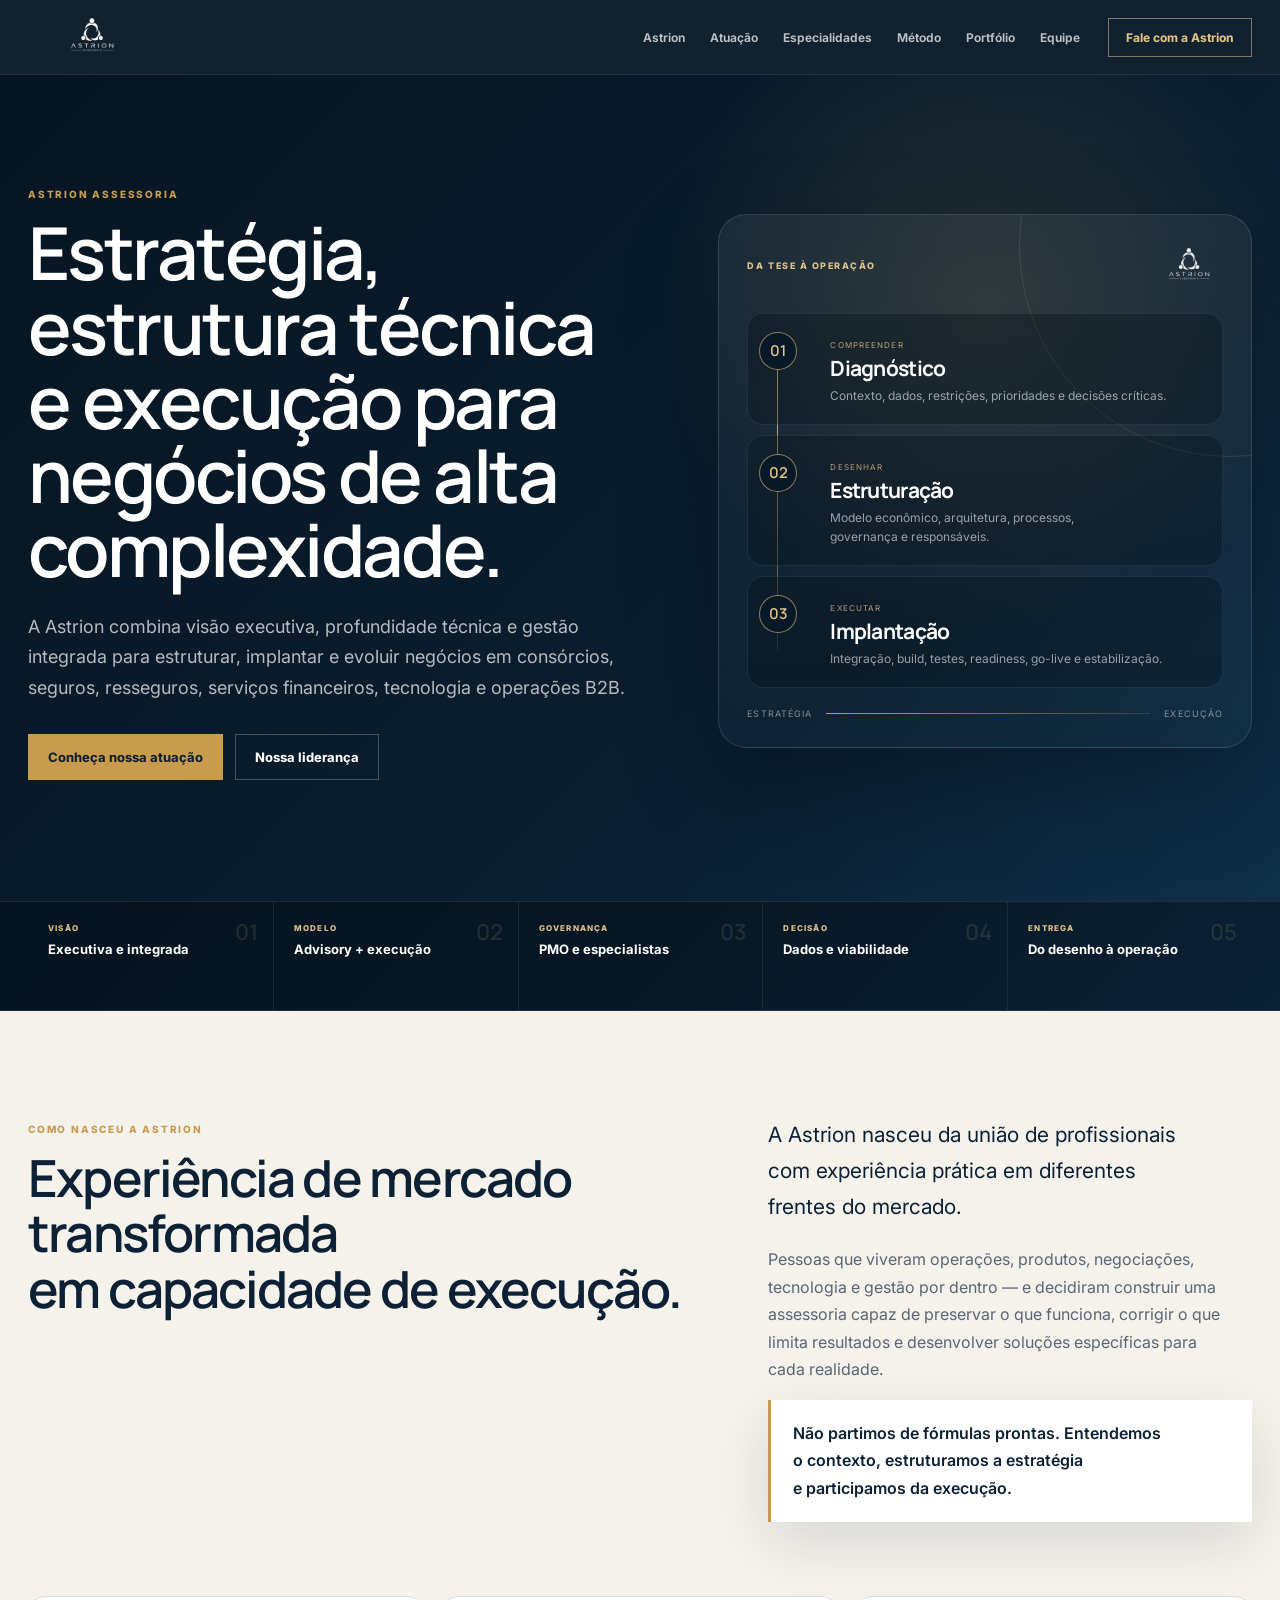
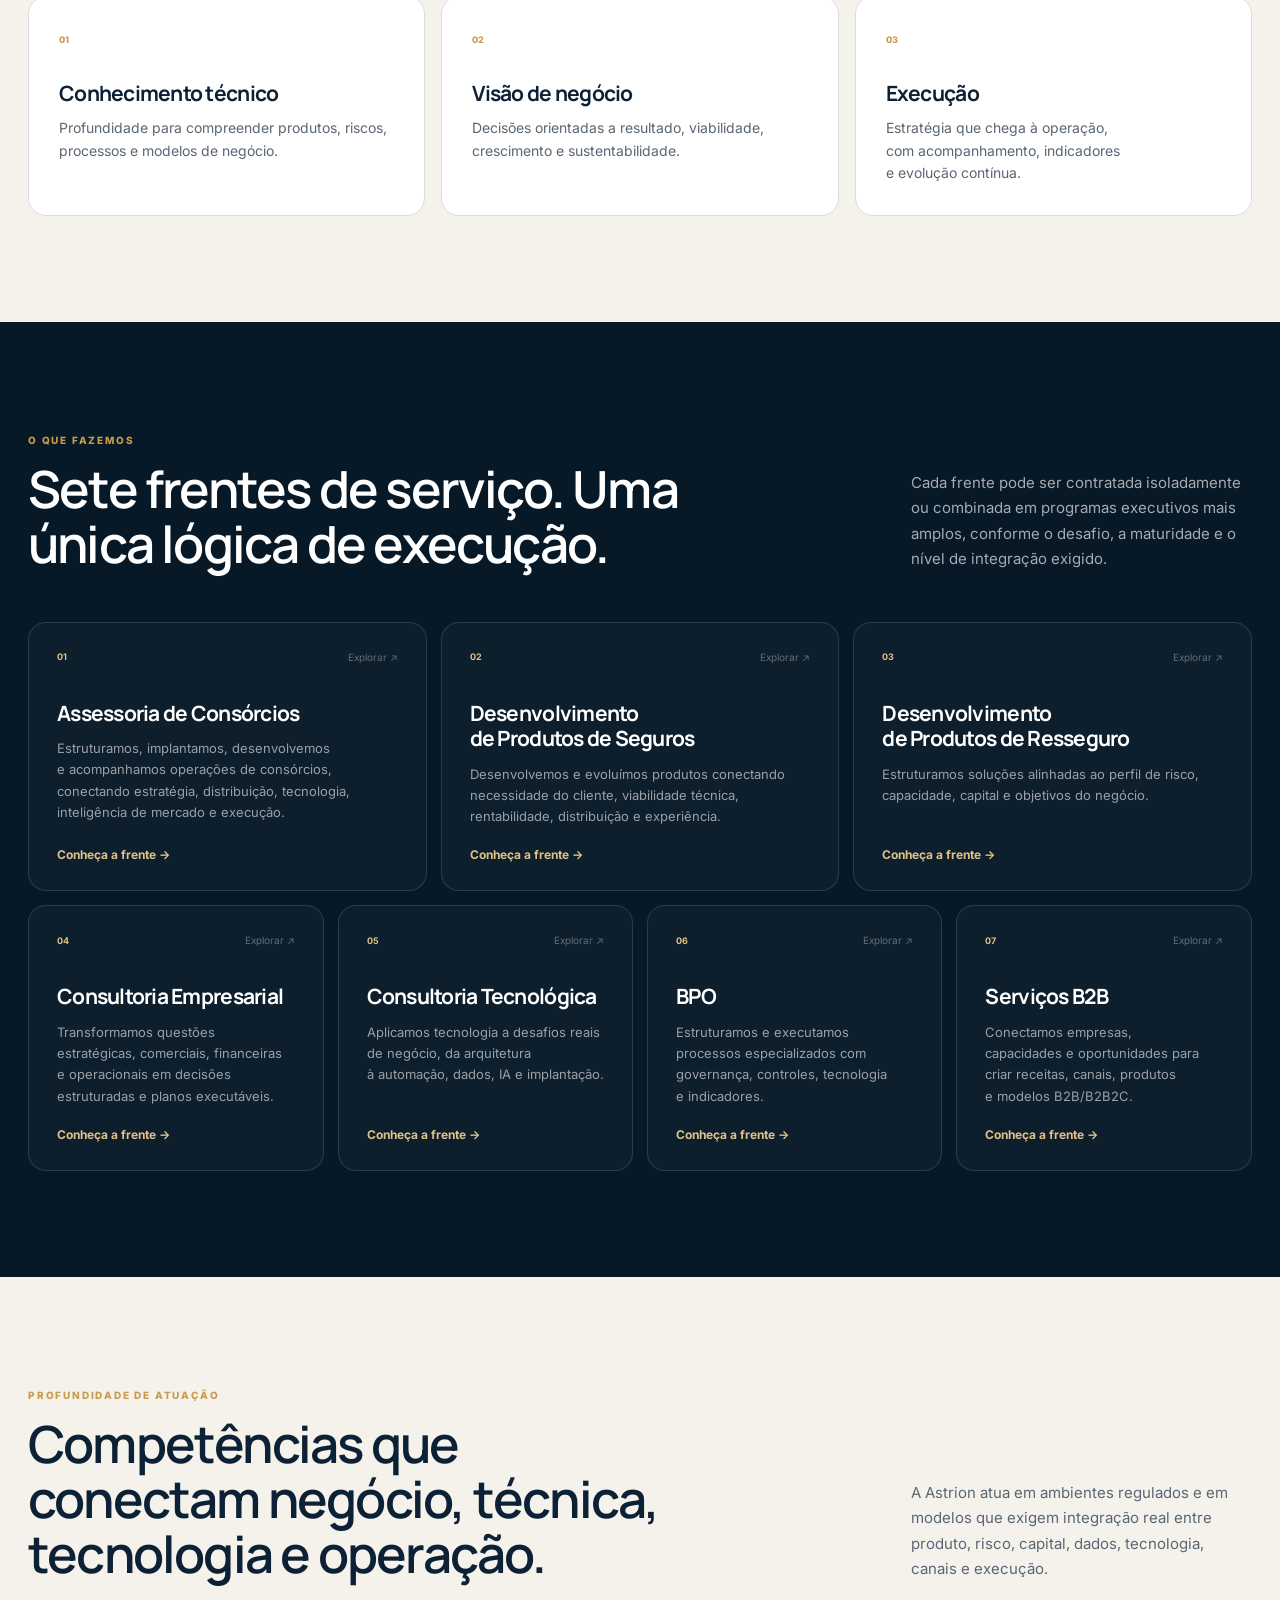
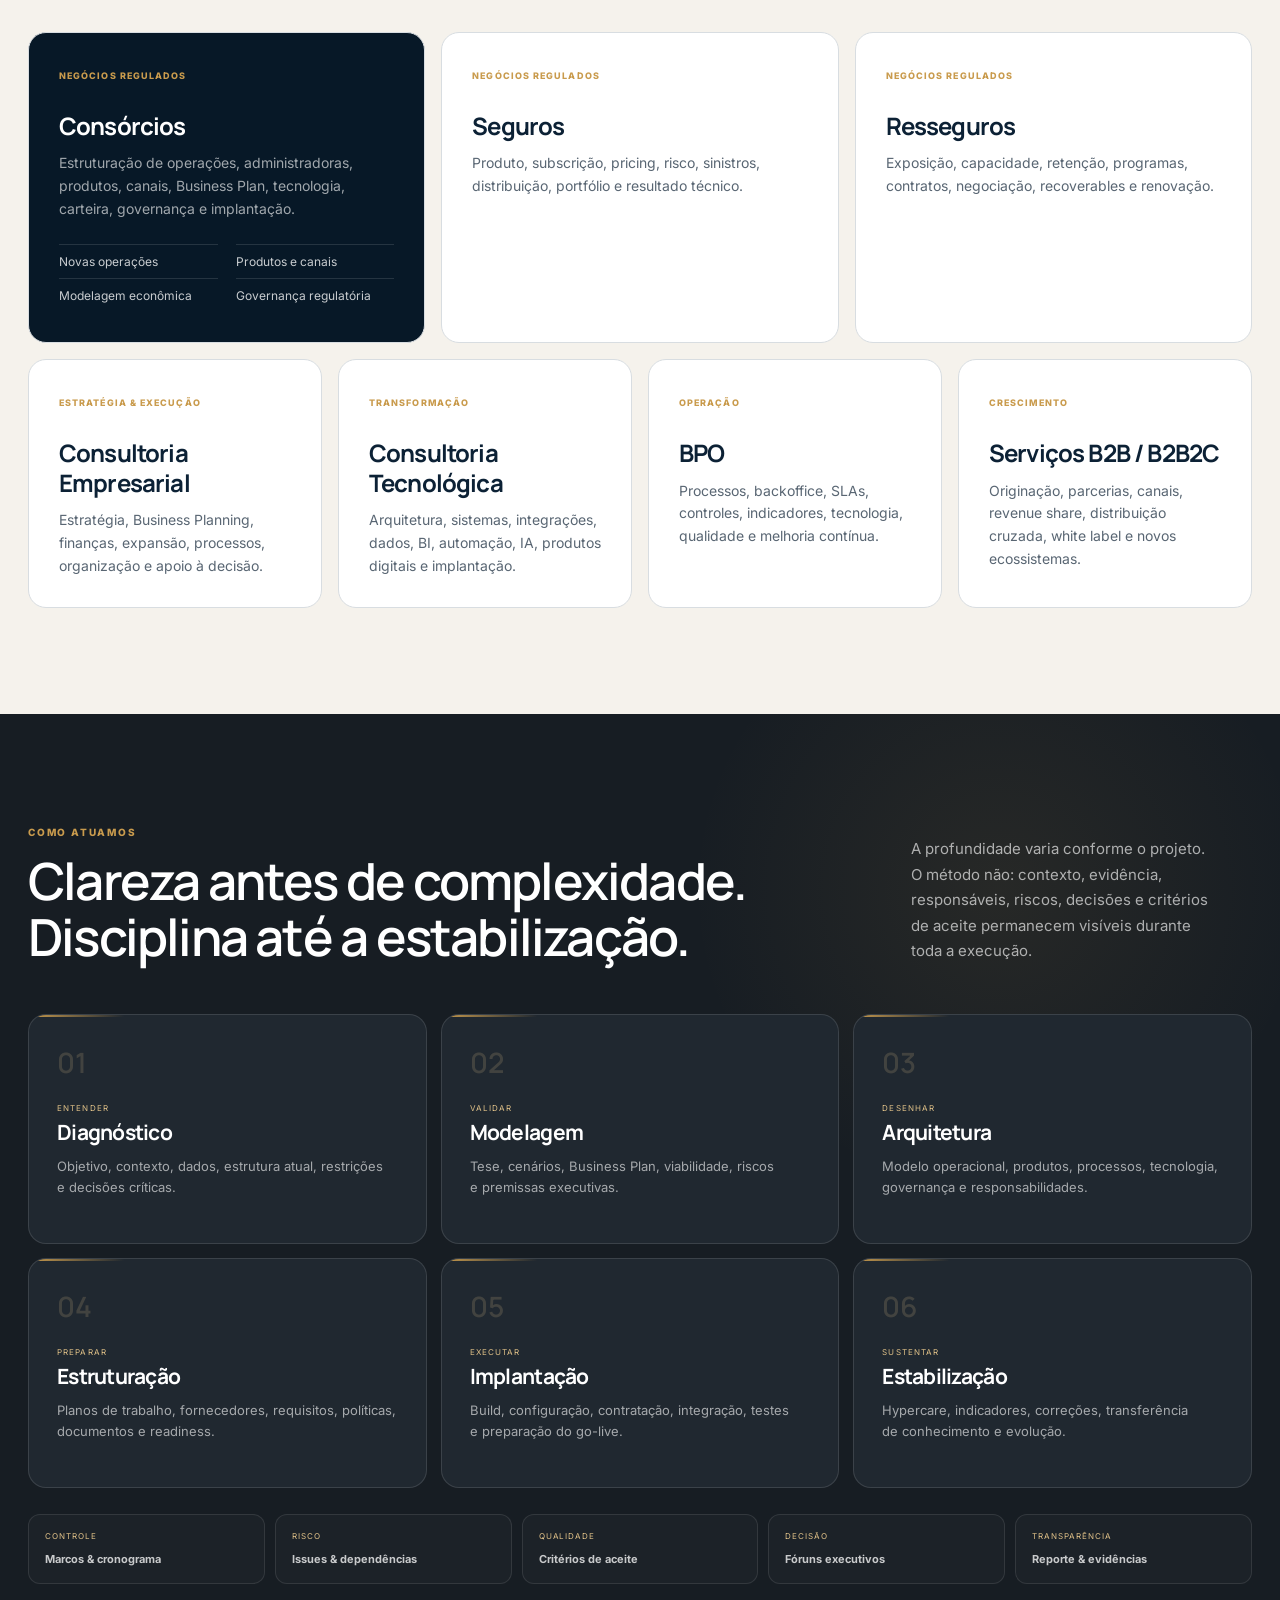
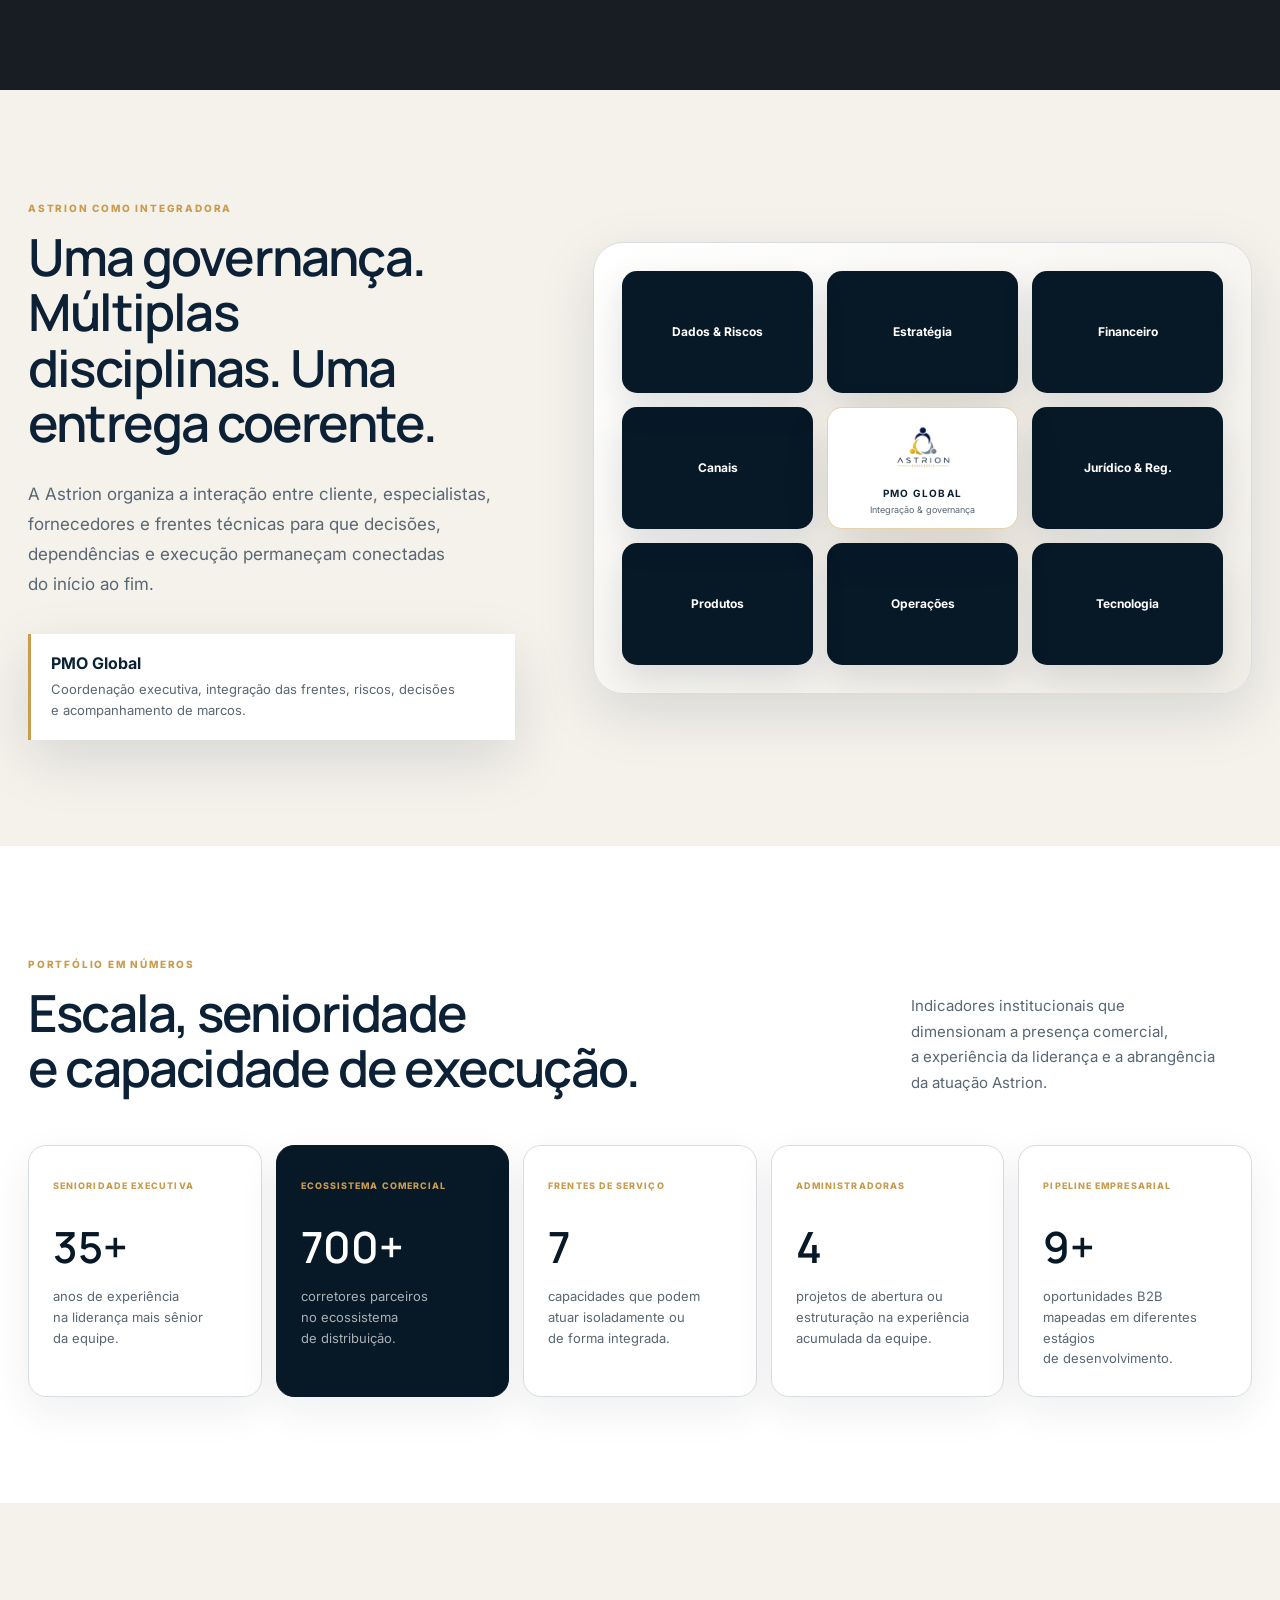
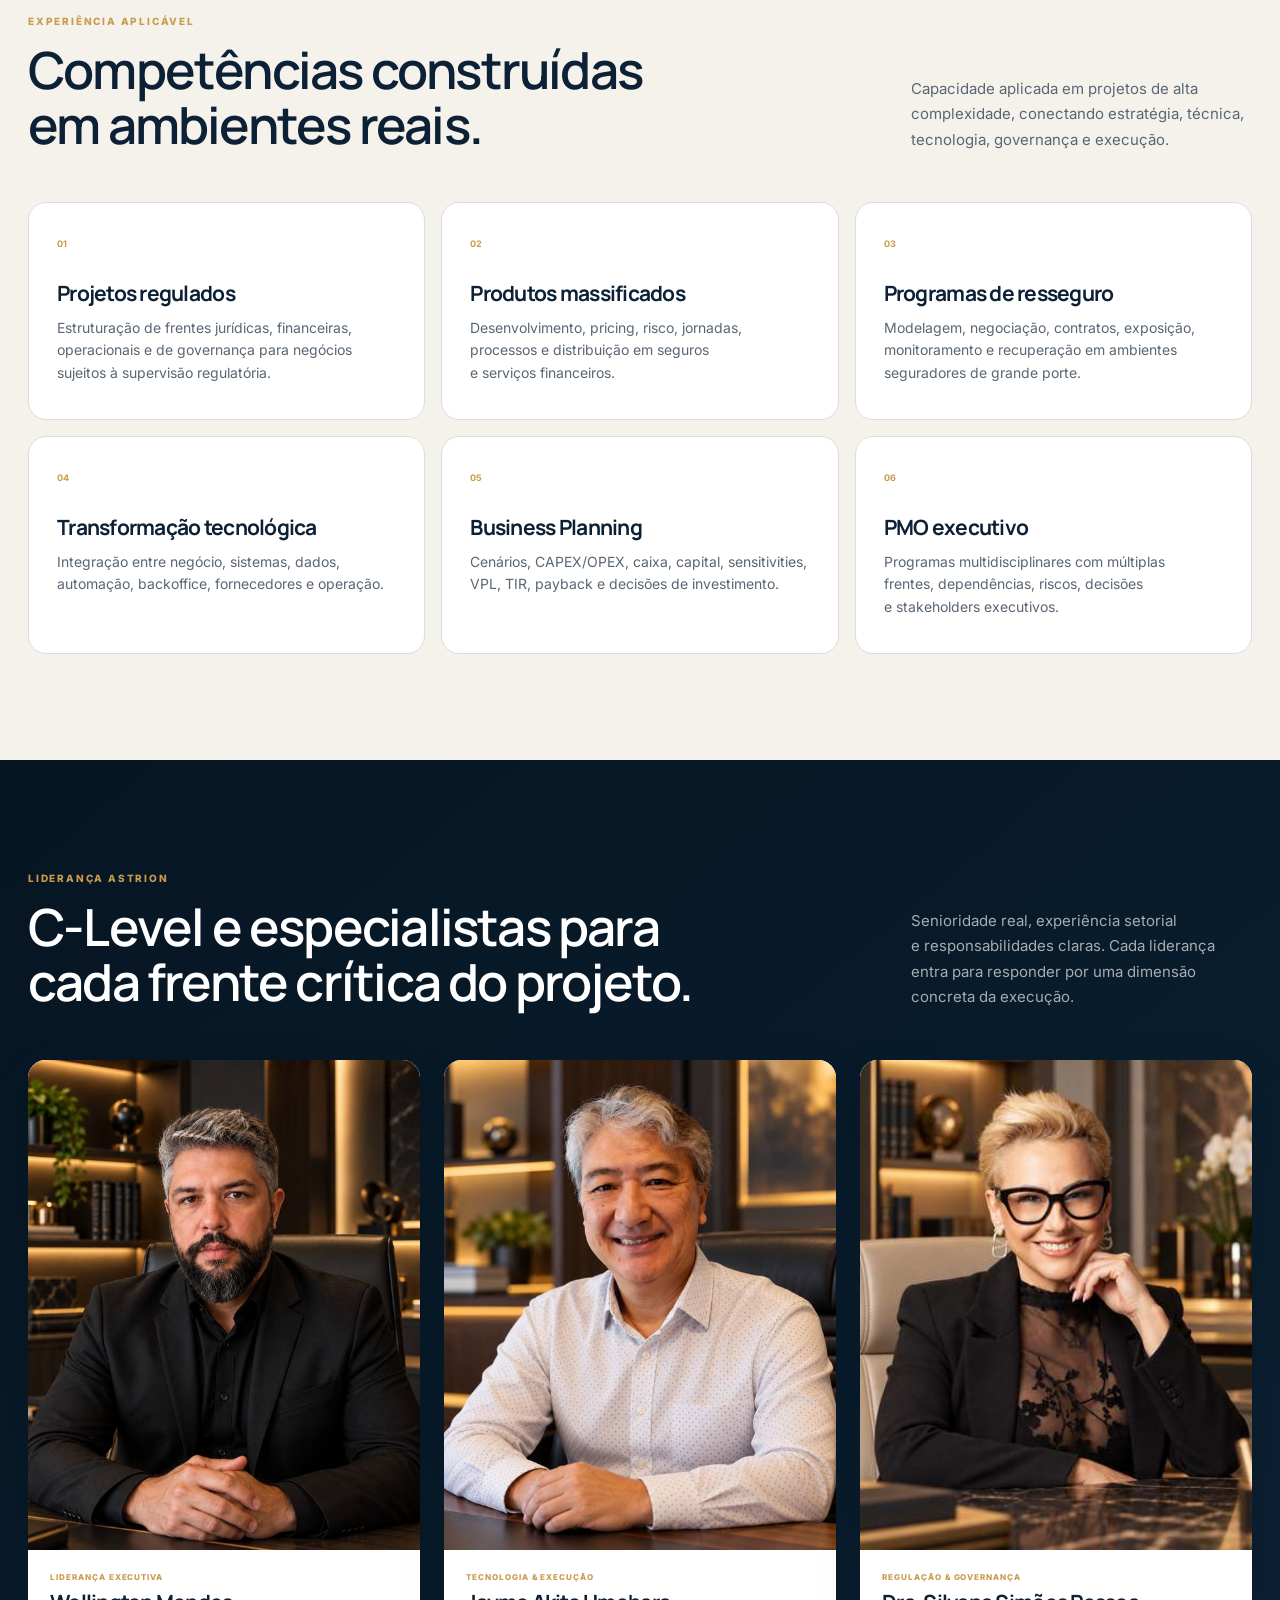
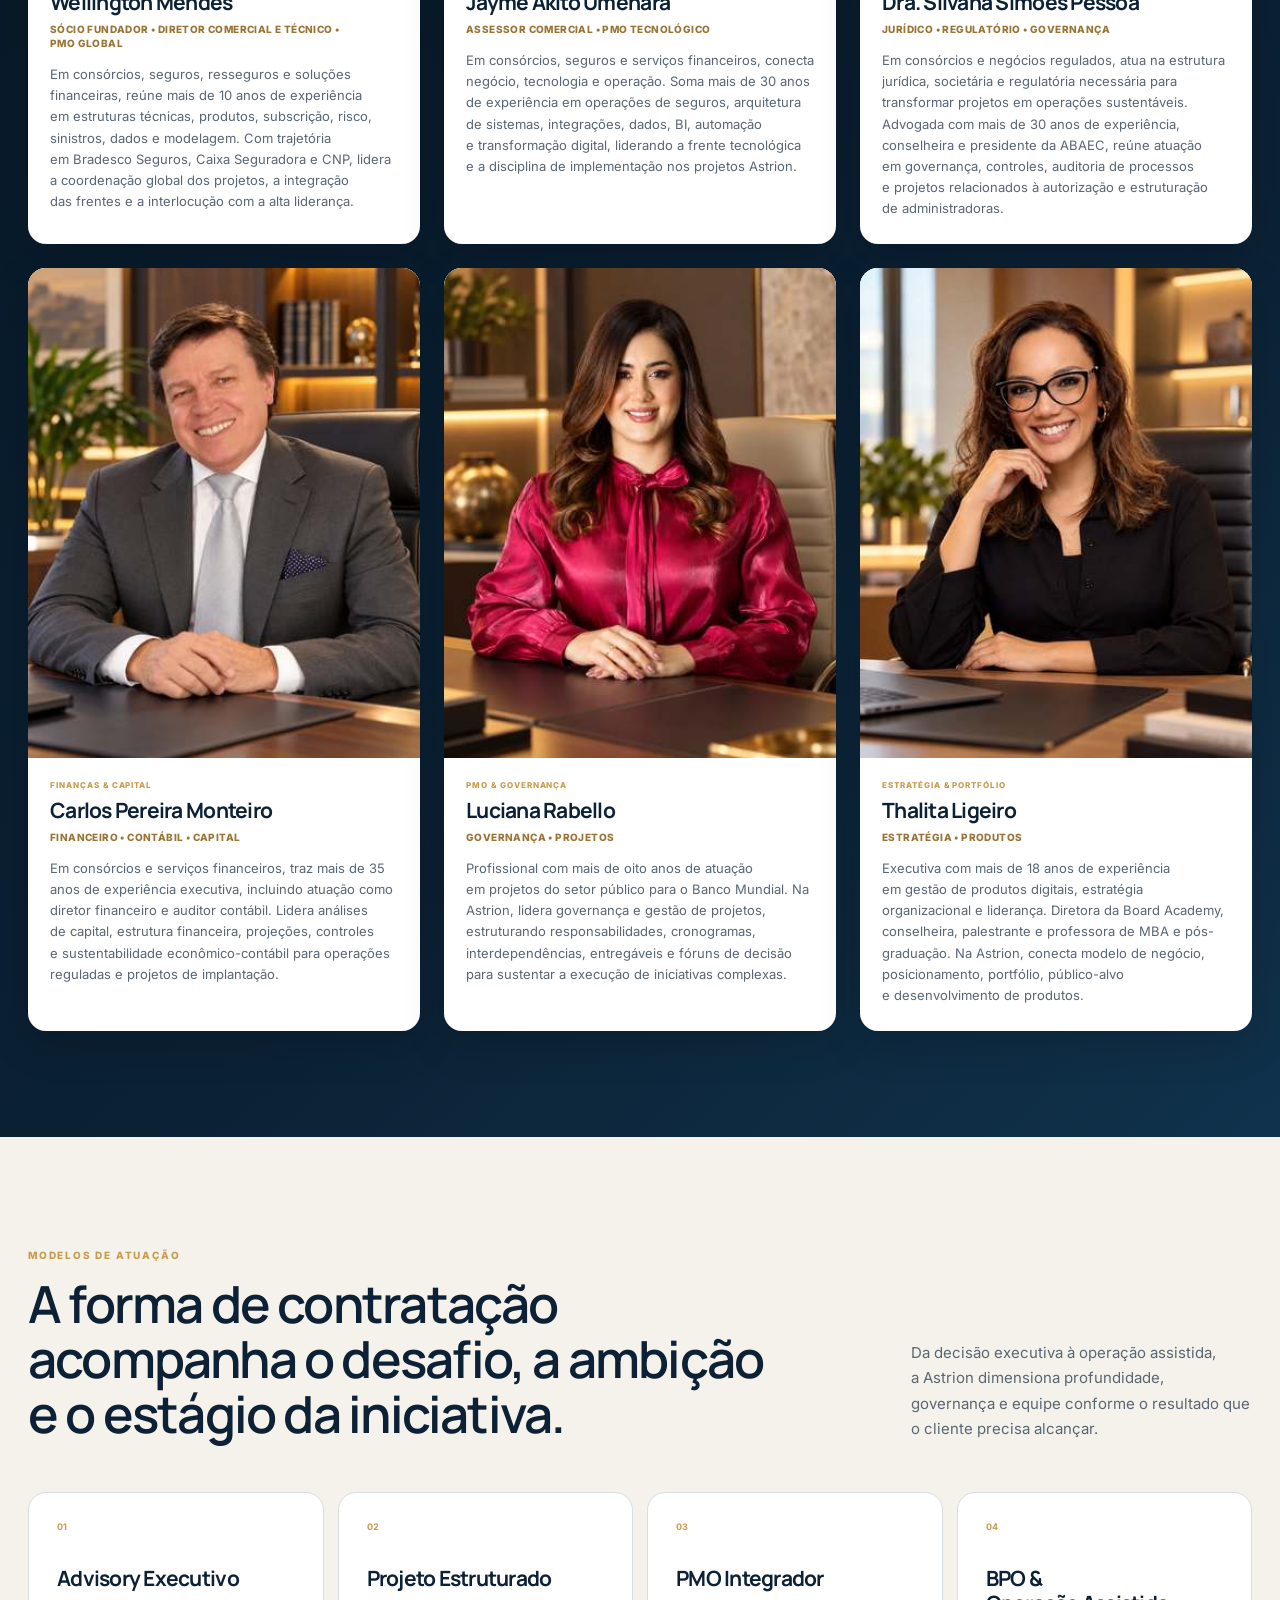
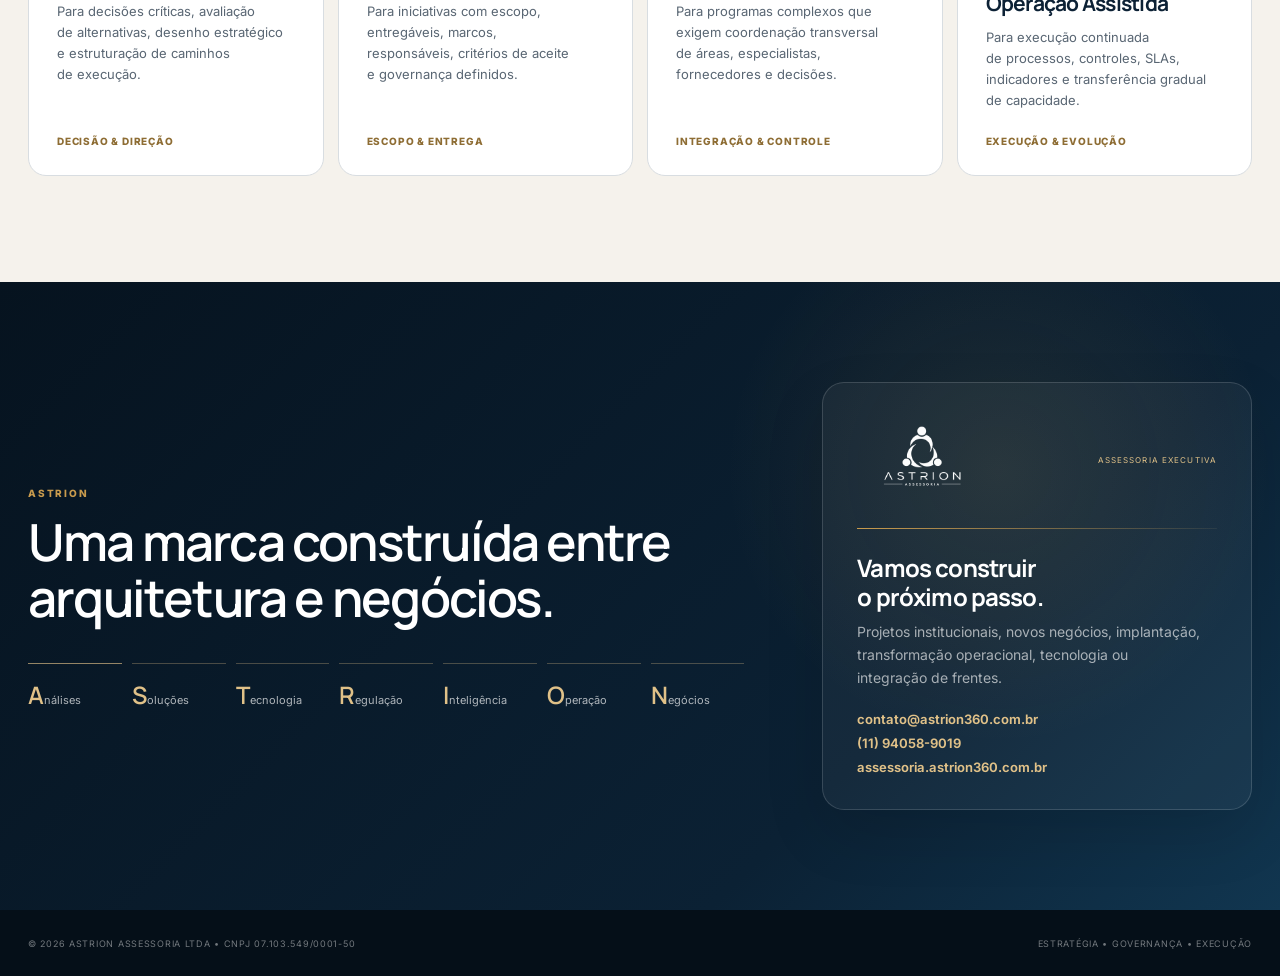
<file: index.html>
<!doctype html><html lang="pt-BR"><head>
<meta charset="utf-8"><meta name="viewport" content="width=device-width,initial-scale=1,viewport-fit=cover"><meta name="theme-color" content="#071827">
<meta name="description" content="Astrion Assessoria — estratégia, estrutura técnica e execução para negócios de alta complexidade.">
<title>Astrion Assessoria | Institucional Executivo</title>
<link rel="preconnect" href="https://fonts.googleapis.com"><link rel="preconnect" href="https://fonts.gstatic.com" crossorigin>
<link href="https://fonts.googleapis.com/css2?family=Inter:wght@400;500;600;700&family=Manrope:wght@500;600;700&display=swap" rel="stylesheet"><link rel="stylesheet" href="styles.css">

<link rel="canonical" href="https://institucional.astrion360.com.br/">
<link rel="icon" type="image/png" href="https://institucional.astrion360.com.br/assets/astrion-logo.png">
<meta property="og:type" content="website">
<meta property="og:site_name" content="Astrion Assessoria">
<meta property="og:title" content="Astrion Assessoria | Institucional Executivo">
<meta property="og:description" content="Estratégia, estrutura técnica e execução para negócios de alta complexidade.">
<meta property="og:url" content="https://institucional.astrion360.com.br/">
<meta property="og:image" content="https://institucional.astrion360.com.br/assets/astrion-logo.png?v=20261002">
<meta property="og:image:secure_url" content="https://institucional.astrion360.com.br/assets/astrion-logo.png?v=20261002">
<meta property="og:image:type" content="image/png">
<meta property="og:image:alt" content="Astrion Assessoria">
<meta name="twitter:card" content="summary">
<meta name="twitter:title" content="Astrion Assessoria | Institucional Executivo">
<meta name="twitter:description" content="Estratégia, estrutura técnica e execução para negócios de alta complexidade.">
<meta name="twitter:image" content="https://institucional.astrion360.com.br/assets/astrion-logo.png?v=20261002">

</head><body>
<header class="site-header"><div class="container header-inner"><a class="brand" href="#inicio"><img src="assets/astrion-logo.png" alt="Astrion Assessoria"></a><nav class="desktop-nav"><a href="#astrion">Astrion</a><a href="#atuacao">Atuação</a><a href="#especialidades">Especialidades</a><a href="#metodo">Método</a><a href="#portfolio">Portfólio</a><a href="#equipe">Equipe</a></nav><a class="header-cta" href="#contato">Fale com a Astrion</a><details class="mobile-nav"><summary aria-label="Abrir menu"><span></span><span></span><span></span></summary><div class="mobile-panel"><a href="#astrion">Astrion</a><a href="#atuacao">Atuação</a><a href="#especialidades">Especialidades</a><a href="#metodo">Método</a><a href="#portfolio">Portfólio</a><a href="#equipe">Equipe</a><a href="#contato">Contato</a></div></details></div></header>
<main>
<section class="hero" id="inicio"><div class="container hero-grid"><div class="hero-copy"><span class="eyebrow">ASTRION ASSESSORIA</span><h1>Estratégia, estrutura técnica e execução para negócios de alta complexidade.</h1><p>A Astrion combina visão executiva, profundidade técnica e gestão integrada para estruturar, implantar e evoluir negócios em consórcios, seguros, resseguros, serviços financeiros, tecnologia e operações B2B.</p><div class="hero-actions"><a class="btn btn-gold" href="#atuacao">Conheça nossa atuação</a><a class="btn btn-ghost" href="#equipe">Nossa liderança</a></div></div><div class="hero-system"><div class="hero-system-head"><span>DA TESE À OPERAÇÃO</span><img src="assets/astrion-logo.png" alt=""></div><div class="hero-roadmap"><article><b>01</b><div><small>COMPREENDER</small><h3>Diagnóstico</h3><p>Contexto, dados, restrições, prioridades e decisões críticas.</p></div></article><article><b>02</b><div><small>DESENHAR</small><h3>Estruturação</h3><p>Modelo econômico, arquitetura, processos, governança e responsáveis.</p></div></article><article><b>03</b><div><small>EXECUTAR</small><h3>Implantação</h3><p>Integração, build, testes, readiness, go-live e estabilização.</p></div></article></div><div class="hero-system-foot"><span>Estratégia</span><i></i><span>Execução</span></div></div></div><div class="executive-strip"><div class="container strip-grid"><div><em>01</em><span>VISÃO</span><strong>Executiva e integrada</strong></div><div><em>02</em><span>MODELO</span><strong>Advisory + execução</strong></div><div><em>03</em><span>GOVERNANÇA</span><strong>PMO e especialistas</strong></div><div><em>04</em><span>DECISÃO</span><strong>Dados e viabilidade</strong></div><div><em>05</em><span>ENTREGA</span><strong>Do desenho à operação</strong></div></div></div></section>
<section class="section section-light" id="astrion"><div class="container origin-grid"><div><span class="eyebrow">COMO NASCEU A ASTRION</span><h2>Experiência de mercado transformada em capacidade de execução.</h2></div><div class="origin-story"><p class="lead">A Astrion nasceu da união de profissionais com experiência prática em diferentes frentes do mercado.</p><p>Pessoas que viveram operações, produtos, negociações, tecnologia e gestão por dentro — e decidiram construir uma assessoria capaz de preservar o que funciona, corrigir o que limita resultados e desenvolver soluções específicas para cada realidade.</p><p class="origin-emphasis">Não partimos de fórmulas prontas. Entendemos o contexto, estruturamos a estratégia e participamos da execução.</p></div></div><div class="container origin-pillars"><article class="reveal-card"><span>01</span><h3>Conhecimento técnico</h3><p>Profundidade para compreender produtos, riscos, processos e modelos de negócio.</p></article><article class="reveal-card"><span>02</span><h3>Visão de negócio</h3><p>Decisões orientadas a resultado, viabilidade, crescimento e sustentabilidade.</p></article><article class="reveal-card"><span>03</span><h3>Execução</h3><p>Estratégia que chega à operação, com acompanhamento, indicadores e evolução contínua.</p></article></div></section>
<section class="section section-navy" id="atuacao"><div class="container section-heading inverse"><div><span class="eyebrow">O QUE FAZEMOS</span><h2>Sete frentes de serviço. Uma única lógica de execução.</h2></div><p>Cada frente pode ser contratada isoladamente ou combinada em programas executivos mais amplos, conforme o desafio, a maturidade e o nível de integração exigido.</p></div><div class="container services-grid"><a class="service-card reveal-card service-1" href="servicos/consorcios.html"><div class="service-top"><b>01</b><span>Explorar ↗</span></div><h3>Assessoria de Consórcios</h3><p>Estruturamos, implantamos, desenvolvemos e acompanhamos operações de consórcios, conectando estratégia, distribuição, tecnologia, inteligência de mercado e execução.</p><div class="service-link">Conheça a frente <span>→</span></div></a><a class="service-card reveal-card service-2" href="servicos/seguros.html"><div class="service-top"><b>02</b><span>Explorar ↗</span></div><h3>Desenvolvimento de Produtos de Seguros</h3><p>Desenvolvemos e evoluímos produtos conectando necessidade do cliente, viabilidade técnica, rentabilidade, distribuição e experiência.</p><div class="service-link">Conheça a frente <span>→</span></div></a><a class="service-card reveal-card service-3" href="servicos/resseguro.html"><div class="service-top"><b>03</b><span>Explorar ↗</span></div><h3>Desenvolvimento de Produtos de Resseguro</h3><p>Estruturamos soluções alinhadas ao perfil de risco, capacidade, capital e objetivos do negócio.</p><div class="service-link">Conheça a frente <span>→</span></div></a><a class="service-card reveal-card service-4" href="servicos/empresarial.html"><div class="service-top"><b>04</b><span>Explorar ↗</span></div><h3>Consultoria Empresarial</h3><p>Transformamos questões estratégicas, comerciais, financeiras e operacionais em decisões estruturadas e planos executáveis.</p><div class="service-link">Conheça a frente <span>→</span></div></a><a class="service-card reveal-card service-5" href="servicos/tecnologia.html"><div class="service-top"><b>05</b><span>Explorar ↗</span></div><h3>Consultoria Tecnológica</h3><p>Aplicamos tecnologia a desafios reais de negócio, da arquitetura à automação, dados, IA e implantação.</p><div class="service-link">Conheça a frente <span>→</span></div></a><a class="service-card reveal-card service-6" href="servicos/bpo.html"><div class="service-top"><b>06</b><span>Explorar ↗</span></div><h3>BPO</h3><p>Estruturamos e executamos processos especializados com governança, controles, tecnologia e indicadores.</p><div class="service-link">Conheça a frente <span>→</span></div></a><a class="service-card reveal-card service-7" href="servicos/b2b.html"><div class="service-top"><b>07</b><span>Explorar ↗</span></div><h3>Serviços B2B</h3><p>Conectamos empresas, capacidades e oportunidades para criar receitas, canais, produtos e modelos B2B/B2B2C.</p><div class="service-link">Conheça a frente <span>→</span></div></a></div></section>
<section class="section section-light" id="especialidades"><div class="container section-heading"><div><span class="eyebrow">PROFUNDIDADE DE ATUAÇÃO</span><h2>Competências que conectam negócio, técnica, tecnologia e operação.</h2></div><p>A Astrion atua em ambientes regulados e em modelos que exigem integração real entre produto, risco, capital, dados, tecnologia, canais e execução.</p></div><div class="container scope-grid"><article class="scope-card scope-primary reveal-card"><span>NEGÓCIOS REGULADOS</span><h3>Consórcios</h3><p>Estruturação de operações, administradoras, produtos, canais, Business Plan, tecnologia, carteira, governança e implantação.</p><ul><li>Novas operações</li><li>Produtos e canais</li><li>Modelagem econômica</li><li>Governança regulatória</li></ul></article><article class="scope-card reveal-card"><span>NEGÓCIOS REGULADOS</span><h3>Seguros</h3><p>Produto, subscrição, pricing, risco, sinistros, distribuição, portfólio e resultado técnico.</p></article><article class="scope-card reveal-card"><span>NEGÓCIOS REGULADOS</span><h3>Resseguros</h3><p>Exposição, capacidade, retenção, programas, contratos, negociação, recoverables e renovação.</p></article><article class="scope-card reveal-card"><span>ESTRATÉGIA & EXECUÇÃO</span><h3>Consultoria Empresarial</h3><p>Estratégia, Business Planning, finanças, expansão, processos, organização e apoio à decisão.</p></article><article class="scope-card reveal-card"><span>TRANSFORMAÇÃO</span><h3>Consultoria Tecnológica</h3><p>Arquitetura, sistemas, integrações, dados, BI, automação, IA, produtos digitais e implantação.</p></article><article class="scope-card reveal-card"><span>OPERAÇÃO</span><h3>BPO</h3><p>Processos, backoffice, SLAs, controles, indicadores, tecnologia, qualidade e melhoria contínua.</p></article><article class="scope-card reveal-card"><span>CRESCIMENTO</span><h3>Serviços B2B / B2B2C</h3><p>Originação, parcerias, canais, revenue share, distribuição cruzada, white label e novos ecossistemas.</p></article></div></section>
<section class="section method-section" id="metodo"><div class="container section-heading inverse"><div><span class="eyebrow">COMO ATUAMOS</span><h2>Clareza antes de complexidade. Disciplina até a estabilização.</h2></div><p>A profundidade varia conforme o projeto. O método não: contexto, evidência, responsáveis, riscos, decisões e critérios de aceite permanecem visíveis durante toda a execução.</p></div><div class="container method-grid"><article class="method-card reveal-card"><b>01</b><small>ENTENDER</small><h3>Diagnóstico</h3><p>Objetivo, contexto, dados, estrutura atual, restrições e decisões críticas.</p></article><article class="method-card reveal-card"><b>02</b><small>VALIDAR</small><h3>Modelagem</h3><p>Tese, cenários, Business Plan, viabilidade, riscos e premissas executivas.</p></article><article class="method-card reveal-card"><b>03</b><small>DESENHAR</small><h3>Arquitetura</h3><p>Modelo operacional, produtos, processos, tecnologia, governança e responsabilidades.</p></article><article class="method-card reveal-card"><b>04</b><small>PREPARAR</small><h3>Estruturação</h3><p>Planos de trabalho, fornecedores, requisitos, políticas, documentos e readiness.</p></article><article class="method-card reveal-card"><b>05</b><small>EXECUTAR</small><h3>Implantação</h3><p>Build, configuração, contratação, integração, testes e preparação do go-live.</p></article><article class="method-card reveal-card"><b>06</b><small>SUSTENTAR</small><h3>Estabilização</h3><p>Hypercare, indicadores, correções, transferência de conhecimento e evolução.</p></article></div><div class="container governance-controls"><div><span>CONTROLE</span><strong>Marcos & cronograma</strong></div><div><span>RISCO</span><strong>Issues & dependências</strong></div><div><span>QUALIDADE</span><strong>Critérios de aceite</strong></div><div><span>DECISÃO</span><strong>Fóruns executivos</strong></div><div><span>TRANSPARÊNCIA</span><strong>Reporte & evidências</strong></div></div></section>
<section class="section section-light"><div class="container integrator-grid"><div class="integrator-copy"><span class="eyebrow">ASTRION COMO INTEGRADORA</span><h2>Uma governança. Múltiplas disciplinas. Uma entrega coerente.</h2><p>A Astrion organiza a interação entre cliente, especialistas, fornecedores e frentes técnicas para que decisões, dependências e execução permaneçam conectadas do início ao fim.</p><div class="integrator-proof"><strong>PMO Global</strong><span>Coordenação executiva, integração das frentes, riscos, decisões e acompanhamento de marcos.</span></div></div><div class="system-map"><div class="system-glow"></div><div class="system-node n1">Estratégia</div><div class="system-node n2">Financeiro</div><div class="system-node n3">Jurídico & Reg.</div><div class="system-node n4">Tecnologia</div><div class="system-node n5">Operações</div><div class="system-node n6">Produtos</div><div class="system-node n7">Canais</div><div class="system-node n8">Dados & Riscos</div><div class="system-core"><img src="assets/astrion-logo.png" alt="Astrion"><strong>PMO GLOBAL</strong><span>Integração & governança</span></div></div></div></section>
<section class="section section-white" id="portfolio"><div class="container section-heading"><div><span class="eyebrow">PORTFÓLIO EM NÚMEROS</span><h2>Escala, senioridade e capacidade de execução.</h2></div><p>Indicadores institucionais que dimensionam a presença comercial, a experiência da liderança e a abrangência da atuação Astrion.</p></div><div class="container metrics-grid"><article class="metric-card reveal-card"><span>SENIORIDADE EXECUTIVA</span><strong>35+</strong><p>anos de experiência na liderança mais sênior da equipe.</p></article><article class="metric-card metric-highlight reveal-card"><span>ECOSSISTEMA COMERCIAL</span><strong>700+</strong><p>corretores parceiros no ecossistema de distribuição.</p></article><article class="metric-card reveal-card"><span>FRENTES DE SERVIÇO</span><strong>7</strong><p>capacidades que podem atuar isoladamente ou de forma integrada.</p></article><article class="metric-card reveal-card"><span>ADMINISTRADORAS</span><strong>4</strong><p>projetos de abertura ou estruturação na experiência acumulada da equipe.</p></article><article class="metric-card reveal-card"><span>PIPELINE EMPRESARIAL</span><strong>9+</strong><p>oportunidades B2B mapeadas em diferentes estágios de desenvolvimento.</p></article></div></section>
<section class="section section-light"><div class="container section-heading"><div><span class="eyebrow">EXPERIÊNCIA APLICÁVEL</span><h2>Competências construídas em ambientes reais.</h2></div><p>Capacidade aplicada em projetos de alta complexidade, conectando estratégia, técnica, tecnologia, governança e execução.</p></div><div class="container references-grid"><article class="reference-card reveal-card"><b>01</b><h3>Projetos regulados</h3><p>Estruturação de frentes jurídicas, financeiras, operacionais e de governança para negócios sujeitos à supervisão regulatória.</p></article><article class="reference-card reveal-card"><b>02</b><h3>Produtos massificados</h3><p>Desenvolvimento, pricing, risco, jornadas, processos e distribuição em seguros e serviços financeiros.</p></article><article class="reference-card reveal-card"><b>03</b><h3>Programas de resseguro</h3><p>Modelagem, negociação, contratos, exposição, monitoramento e recuperação em ambientes seguradores de grande porte.</p></article><article class="reference-card reveal-card"><b>04</b><h3>Transformação tecnológica</h3><p>Integração entre negócio, sistemas, dados, automação, backoffice, fornecedores e operação.</p></article><article class="reference-card reveal-card"><b>05</b><h3>Business Planning</h3><p>Cenários, CAPEX/OPEX, caixa, capital, sensitivities, VPL, TIR, payback e decisões de investimento.</p></article><article class="reference-card reveal-card"><b>06</b><h3>PMO executivo</h3><p>Programas multidisciplinares com múltiplas frentes, dependências, riscos, decisões e stakeholders executivos.</p></article></div></section>
<section class="section team-section" id="equipe"><div class="container section-heading inverse"><div><span class="eyebrow">LIDERANÇA ASTRION</span><h2>C-Level e especialistas para cada frente crítica do projeto.</h2></div><p>Senioridade real, experiência setorial e responsabilidades claras. Cada liderança entra para responder por uma dimensão concreta da execução.</p></div><div class="container team-grid"><article class="person-card reveal-card"><div class="portrait"><img src="[data-uri]" alt="Wellington Mendes"></div><div class="person-copy"><span class="person-tag">Liderança executiva</span><h3>Wellington Mendes</h3><p class="role">Sócio Fundador • Diretor Comercial e Técnico • PMO Global</p><p>Em consórcios, seguros, resseguros e soluções financeiras, reúne mais de 10 anos de experiência em estruturas técnicas, produtos, subscrição, risco, sinistros, dados e modelagem. Com trajetória em Bradesco Seguros, Caixa Seguradora e CNP, lidera a coordenação global dos projetos, a integração das frentes e a interlocução com a alta liderança.</p></div></article><article class="person-card reveal-card"><div class="portrait"><img src="[data-uri]" alt="Jayme Akito Umehara"></div><div class="person-copy"><span class="person-tag">Tecnologia & execução</span><h3>Jayme Akito Umehara</h3><p class="role">Assessor Comercial • PMO Tecnológico</p><p>Em consórcios, seguros e serviços financeiros, conecta negócio, tecnologia e operação. Soma mais de 30 anos de experiência em operações de seguros, arquitetura de sistemas, integrações, dados, BI, automação e transformação digital, liderando a frente tecnológica e a disciplina de implementação nos projetos Astrion.</p></div></article><article class="person-card reveal-card"><div class="portrait"><img src="[data-uri]" alt="Dra. Silvana Simões Pessoa"></div><div class="person-copy"><span class="person-tag">Regulação & governança</span><h3>Dra. Silvana Simões Pessoa</h3><p class="role">Jurídico • Regulatório • Governança</p><p>Em consórcios e negócios regulados, atua na estrutura jurídica, societária e regulatória necessária para transformar projetos em operações sustentáveis. Advogada com mais de 30 anos de experiência, conselheira e presidente da ABAEC, reúne atuação em governança, controles, auditoria de processos e projetos relacionados à autorização e estruturação de administradoras.</p></div></article><article class="person-card reveal-card"><div class="portrait"><img src="[data-uri]" alt="Carlos Pereira Monteiro"></div><div class="person-copy"><span class="person-tag">Finanças & capital</span><h3>Carlos Pereira Monteiro</h3><p class="role">Financeiro • Contábil • Capital</p><p>Em consórcios e serviços financeiros, traz mais de 35 anos de experiência executiva, incluindo atuação como diretor financeiro e auditor contábil. Lidera análises de capital, estrutura financeira, projeções, controles e sustentabilidade econômico-contábil para operações reguladas e projetos de implantação.</p></div></article><article class="person-card reveal-card"><div class="portrait"><img src="assets/team/luciana-rabello.jpg" alt="Luciana Rabello"></div><div class="person-copy"><span class="person-tag">PMO & governança</span><h3>Luciana Rabello</h3><p class="role">Governança • Projetos</p><p>Profissional com mais de oito anos de atuação em projetos do setor público para o Banco Mundial. Na Astrion, lidera governança e gestão de projetos, estruturando responsabilidades, cronogramas, interdependências, entregáveis e fóruns de decisão para sustentar a execução de iniciativas complexas.</p></div></article><article class="person-card reveal-card"><div class="portrait"><img src="assets/team/thalita-ligeiro.jpg" alt="Thalita Ligeiro"></div><div class="person-copy"><span class="person-tag">Estratégia & portfólio</span><h3>Thalita Ligeiro</h3><p class="role">Estratégia • Produtos</p><p>Executiva com mais de 18 anos de experiência em gestão de produtos digitais, estratégia organizacional e liderança. Diretora da Board Academy, conselheira, palestrante e professora de MBA e pós-graduação. Na Astrion, conecta modelo de negócio, posicionamento, portfólio, público-alvo e desenvolvimento de produtos.</p></div></article></div></section>
<section class="section section-light"><div class="container section-heading"><div><span class="eyebrow">MODELOS DE ATUAÇÃO</span><h2>A forma de contratação acompanha o desafio, a ambição e o estágio da iniciativa.</h2></div><p>Da decisão executiva à operação assistida, a Astrion dimensiona profundidade, governança e equipe conforme o resultado que o cliente precisa alcançar.</p></div><div class="container engagement-grid"><article class="engagement-card reveal-card"><b>01</b><h3>Advisory Executivo</h3><p>Para decisões críticas, avaliação de alternativas, desenho estratégico e estruturação de caminhos de execução.</p><span>Decisão & direção</span></article><article class="engagement-card reveal-card"><b>02</b><h3>Projeto Estruturado</h3><p>Para iniciativas com escopo, entregáveis, marcos, responsáveis, critérios de aceite e governança definidos.</p><span>Escopo & entrega</span></article><article class="engagement-card reveal-card"><b>03</b><h3>PMO Integrador</h3><p>Para programas complexos que exigem coordenação transversal de áreas, especialistas, fornecedores e decisões.</p><span>Integração & controle</span></article><article class="engagement-card reveal-card"><b>04</b><h3>BPO & Operação Assistida</h3><p>Para execução continuada de processos, controles, SLAs, indicadores e transferência gradual de capacidade.</p><span>Execução & evolução</span></article></div></section>
<section class="contact-section" id="contato"><div class="container contact-grid"><div class="signature-copy"><span class="eyebrow">ASTRION</span><h2>Uma marca construída entre arquitetura e negócios.</h2><div class="astrion-signature"><div><b>A</b><span>nálises</span></div><div><b>S</b><span>oluções</span></div><div><b>T</b><span>ecnologia</span></div><div><b>R</b><span>egulação</span></div><div><b>I</b><span>nteligência</span></div><div><b>O</b><span>peração</span></div><div><b>N</b><span>egócios</span></div></div></div><div class="contact-panel"><div class="contact-brand"><img src="assets/astrion-logo.png" alt="Astrion Assessoria"><span>ASSESSORIA EXECUTIVA</span></div><div class="contact-rule"></div><h3>Vamos construir o próximo passo.</h3><p>Projetos institucionais, novos negócios, implantação, transformação operacional, tecnologia ou integração de frentes.</p><div class="contact-links"><a href="mailto:contato@astrion360.com.br">contato@astrion360.com.br</a><a href="https://wa.me/5511940589019">(11) 94058-9019</a><a href="https://assessoria.astrion360.com.br/">assessoria.astrion360.com.br</a></div></div></div></section>
</main><footer class="site-footer"><div class="container footer-inner"><span>© 2026 Astrion Assessoria LTDA • CNPJ 07.103.549/0001-50</span><span>Estratégia • Governança • Execução</span></div></footer><script id="typography-qa">
(()=> {
  const rx=/(^|[\s(“"'])((?:A|O|E|a|o|e|de|do|da|dos|das|em|no|na|nos|nas|ao|aos|à|às))\s+(?=\S)/gu;
  document.querySelectorAll("main h1,main h2,main h3,main p,main li,main strong,main small,main span:not(.eyebrow),footer span").forEach(el=>{
    const w=document.createTreeWalker(el,NodeFilter.SHOW_TEXT);
    const nodes=[]; while(w.nextNode()) nodes.push(w.currentNode);
    nodes.forEach(n=>{ n.nodeValue=n.nodeValue.replace(rx,(m,p,w)=>p+w+"\u00A0"); });
  });
})();
</script></body></html>
</file>
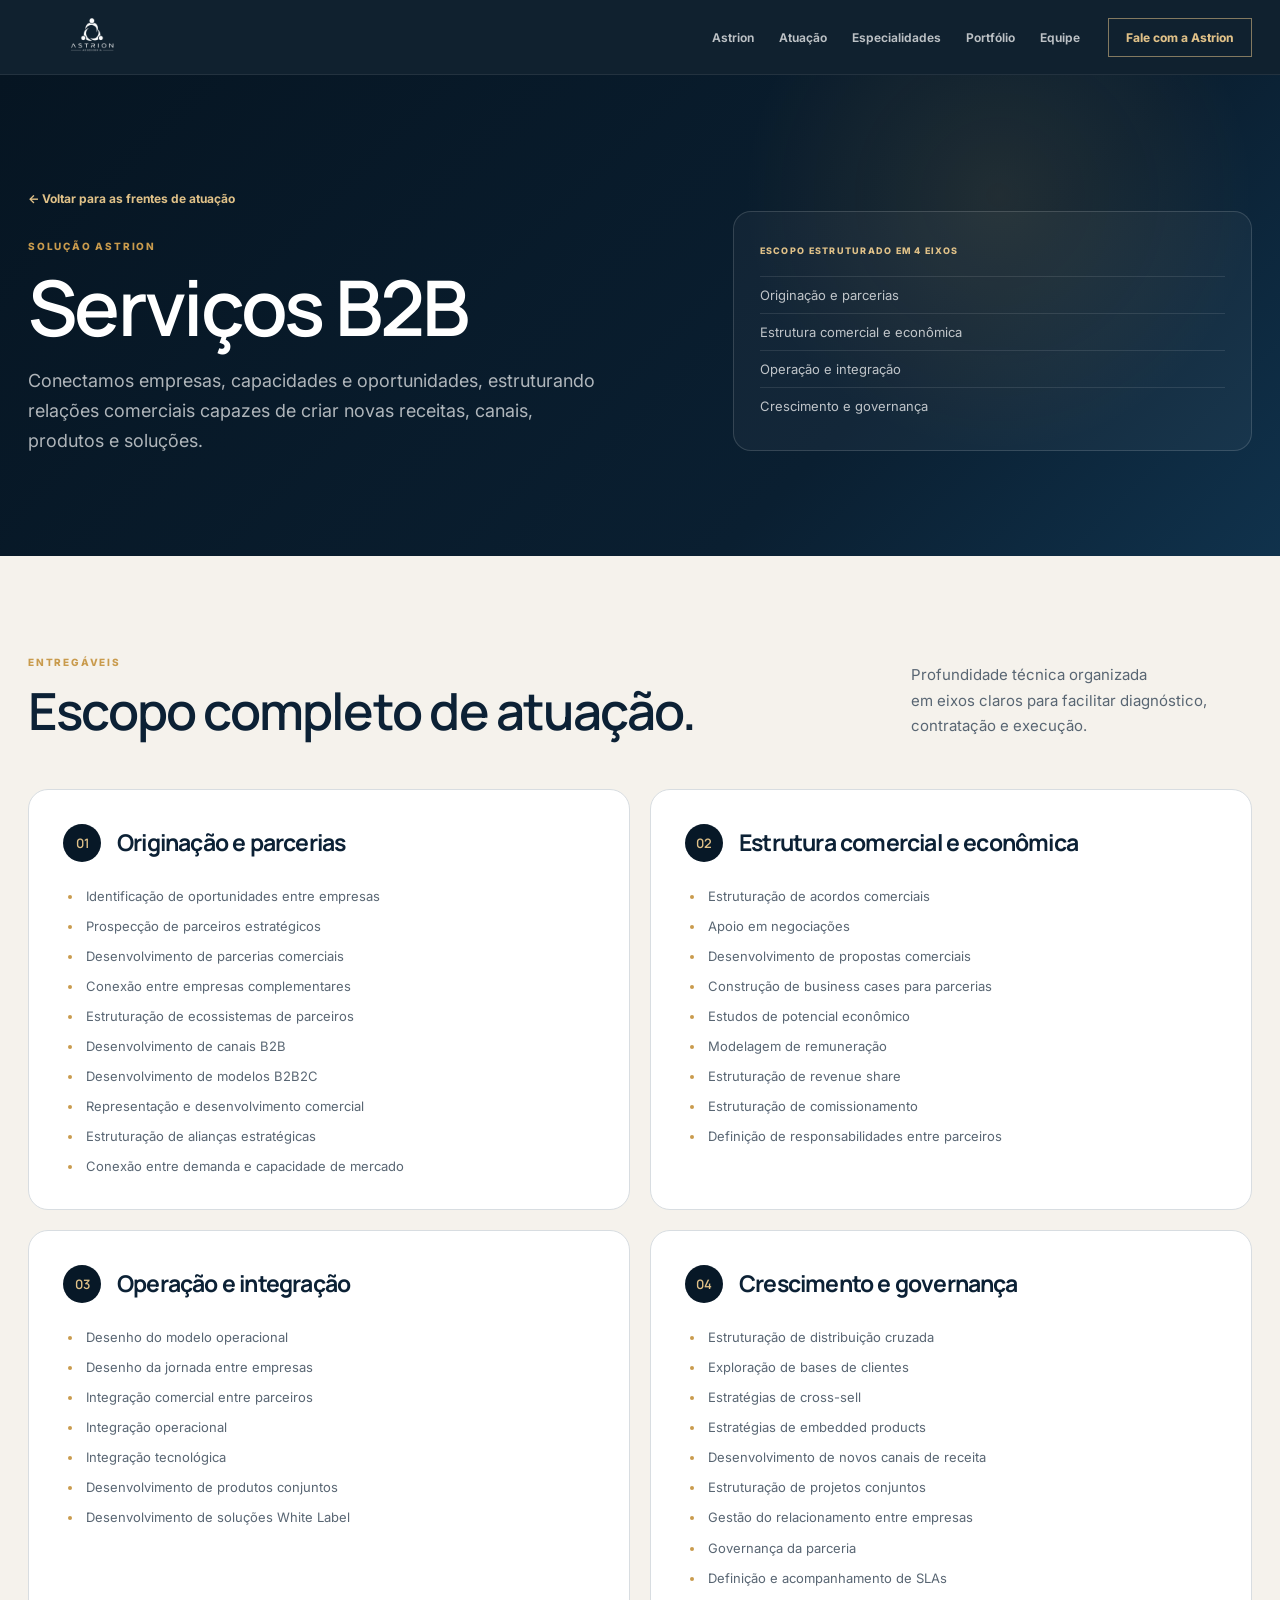
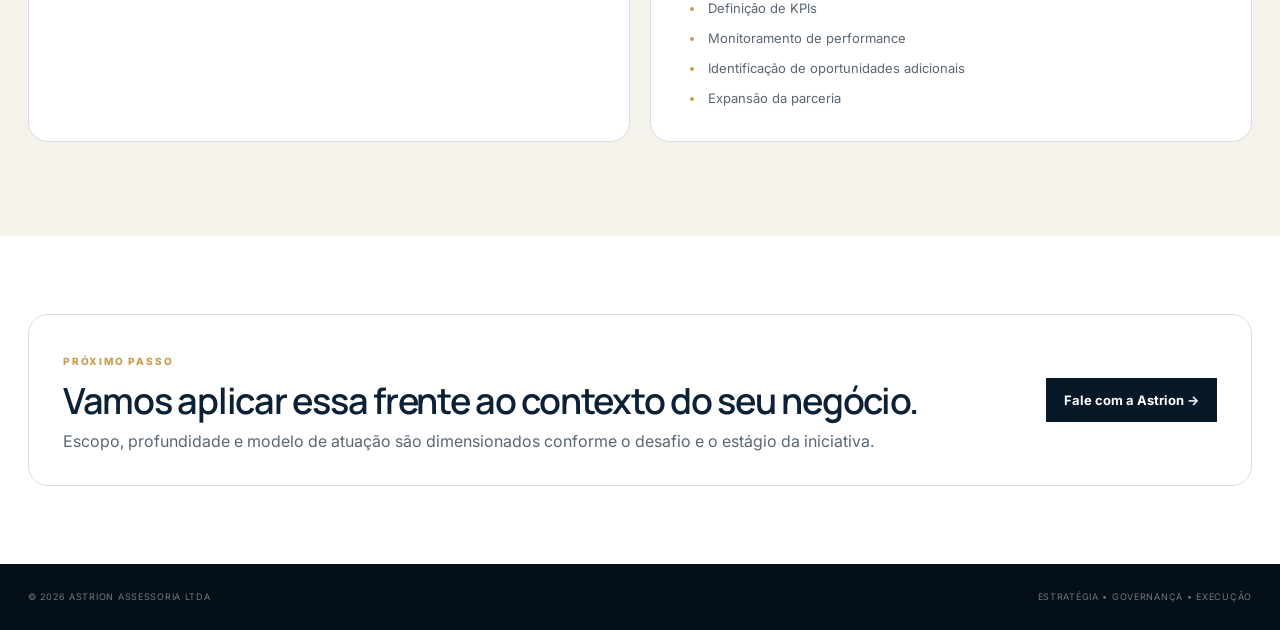
<file: servicos/b2b.html>
<!doctype html><html lang="pt-BR"><head><meta charset="utf-8"><meta name="viewport" content="width=device-width,initial-scale=1,viewport-fit=cover"><meta name="theme-color" content="#071827"><meta name="description" content="Conectamos empresas, capacidades e oportunidades, estruturando relações comerciais capazes de criar novas receitas, canais, produtos e soluções."><title>Serviços B2B | Astrion Assessoria</title><link rel="preconnect" href="https://fonts.googleapis.com"><link rel="preconnect" href="https://fonts.gstatic.com" crossorigin><link href="https://fonts.googleapis.com/css2?family=Inter:wght@400;500;600;700&family=Manrope:wght@500;600;700&display=swap" rel="stylesheet"><link rel="stylesheet" href="../styles.css">
<link rel="canonical" href="https://institucional.astrion360.com.br/">
<link rel="icon" type="image/png" href="https://institucional.astrion360.com.br/assets/astrion-logo.png">
<meta property="og:type" content="website">
<meta property="og:site_name" content="Astrion Assessoria">
<meta property="og:title" content="Serviços B2B | Astrion Assessoria">
<meta property="og:description" content="Conectamos empresas, capacidades e oportunidades, estruturando relações comerciais capazes de criar novas receitas, canais, produtos e soluções.">
<meta property="og:url" content="https://institucional.astrion360.com.br/">
<meta property="og:image" content="https://institucional.astrion360.com.br/assets/astrion-logo.png?v=20261002">
<meta property="og:image:secure_url" content="https://institucional.astrion360.com.br/assets/astrion-logo.png?v=20261002">
<meta property="og:image:type" content="image/png">
<meta property="og:image:alt" content="Astrion Assessoria">
<meta name="twitter:card" content="summary">
<meta name="twitter:title" content="Serviços B2B | Astrion Assessoria">
<meta name="twitter:description" content="Conectamos empresas, capacidades e oportunidades, estruturando relações comerciais capazes de criar novas receitas, canais, produtos e soluções.">
<meta name="twitter:image" content="https://institucional.astrion360.com.br/assets/astrion-logo.png?v=20261002">

</head><body class="service-page"><header class="site-header"><div class="container header-inner"><a class="brand" href="../index.html#inicio"><img src="../assets/astrion-logo.png" alt="Astrion Assessoria"></a><nav class="desktop-nav"><a href="../index.html#astrion">Astrion</a><a href="../index.html#atuacao">Atuação</a><a href="../index.html#especialidades">Especialidades</a><a href="../index.html#portfolio">Portfólio</a><a href="../index.html#equipe">Equipe</a></nav><a class="header-cta" href="../index.html#contato">Fale com a Astrion</a><details class="mobile-nav"><summary aria-label="Abrir menu"><span></span><span></span><span></span></summary><div class="mobile-panel"><a href="../index.html#atuacao">Atuação</a><a href="../index.html#especialidades">Especialidades</a><a href="../index.html#portfolio">Portfólio</a><a href="../index.html#equipe">Equipe</a><a href="../index.html#contato">Contato</a></div></details></div></header><main><section class="service-hero"><div class="container service-hero-grid"><div class="service-title-block"><div class="service-back-row"><a class="service-back" href="../index.html#atuacao">← Voltar para as frentes de atuação</a></div><span class="eyebrow service-eyebrow">SOLUÇÃO ASTRION</span><h1>Serviços B2B</h1><p>Conectamos empresas, capacidades e oportunidades, estruturando relações comerciais capazes de criar novas receitas, canais, produtos e soluções.</p></div><aside class="service-summary"><span>ESCOPO ESTRUTURADO EM 4 EIXOS</span><ul><li>Originação e parcerias</li><li>Estrutura comercial e econômica</li><li>Operação e integração</li><li>Crescimento e governança</li></ul></aside></div></section><section class="deliverables-section"><div class="container section-heading"><div><span class="eyebrow">ENTREGÁVEIS</span><h2>Escopo completo de atuação.</h2></div><p>Profundidade técnica organizada em eixos claros para facilitar diagnóstico, contratação e execução.</p></div><div class="container deliverable-grid"><article class="deliverable-group"><div class="deliverable-head"><b>01</b><h3>Originação e parcerias</h3></div><ul><li>Identificação de oportunidades entre empresas</li><li>Prospecção de parceiros estratégicos</li><li>Desenvolvimento de parcerias comerciais</li><li>Conexão entre empresas complementares</li><li>Estruturação de ecossistemas de parceiros</li><li>Desenvolvimento de canais B2B</li><li>Desenvolvimento de modelos B2B2C</li><li>Representação e desenvolvimento comercial</li><li>Estruturação de alianças estratégicas</li><li>Conexão entre demanda e capacidade de mercado</li></ul></article><article class="deliverable-group"><div class="deliverable-head"><b>02</b><h3>Estrutura comercial e econômica</h3></div><ul><li>Estruturação de acordos comerciais</li><li>Apoio em negociações</li><li>Desenvolvimento de propostas comerciais</li><li>Construção de business cases para parcerias</li><li>Estudos de potencial econômico</li><li>Modelagem de remuneração</li><li>Estruturação de revenue share</li><li>Estruturação de comissionamento</li><li>Definição de responsabilidades entre parceiros</li></ul></article><article class="deliverable-group"><div class="deliverable-head"><b>03</b><h3>Operação e integração</h3></div><ul><li>Desenho do modelo operacional</li><li>Desenho da jornada entre empresas</li><li>Integração comercial entre parceiros</li><li>Integração operacional</li><li>Integração tecnológica</li><li>Desenvolvimento de produtos conjuntos</li><li>Desenvolvimento de soluções White Label</li></ul></article><article class="deliverable-group"><div class="deliverable-head"><b>04</b><h3>Crescimento e governança</h3></div><ul><li>Estruturação de distribuição cruzada</li><li>Exploração de bases de clientes</li><li>Estratégias de cross-sell</li><li>Estratégias de embedded products</li><li>Desenvolvimento de novos canais de receita</li><li>Estruturação de projetos conjuntos</li><li>Gestão do relacionamento entre empresas</li><li>Governança da parceria</li><li>Definição e acompanhamento de SLAs</li><li>Definição de KPIs</li><li>Monitoramento de performance</li><li>Identificação de oportunidades adicionais</li><li>Expansão da parceria</li></ul></article></div></section><section class="service-cta"><div class="container service-cta-box"><div><span class="eyebrow">PRÓXIMO PASSO</span><h2>Vamos aplicar essa frente ao contexto do seu negócio.</h2><p>Escopo, profundidade e modelo de atuação são dimensionados conforme o desafio e o estágio da iniciativa.</p></div><a href="../index.html#contato">Fale com a Astrion →</a></div></section></main><footer class="site-footer"><div class="container footer-inner"><span>© 2026 Astrion Assessoria LTDA</span><span>Estratégia • Governança • Execução</span></div></footer><script id="typography-qa">
(()=> {
  const rx=/(^|[\s(“"'])((?:A|O|E|a|o|e|de|do|da|dos|das|em|no|na|nos|nas|ao|aos|à|às))\s+(?=\S)/gu;
  document.querySelectorAll("main h1,main h2,main h3,main p,main li,main strong,main small,main span:not(.eyebrow),footer span").forEach(el=>{
    const w=document.createTreeWalker(el,NodeFilter.SHOW_TEXT);
    const nodes=[]; while(w.nextNode()) nodes.push(w.currentNode);
    nodes.forEach(n=>{ n.nodeValue=n.nodeValue.replace(rx,(m,p,w)=>p+w+"\u00A0"); });
  });
})();
</script></body></html>
</file>
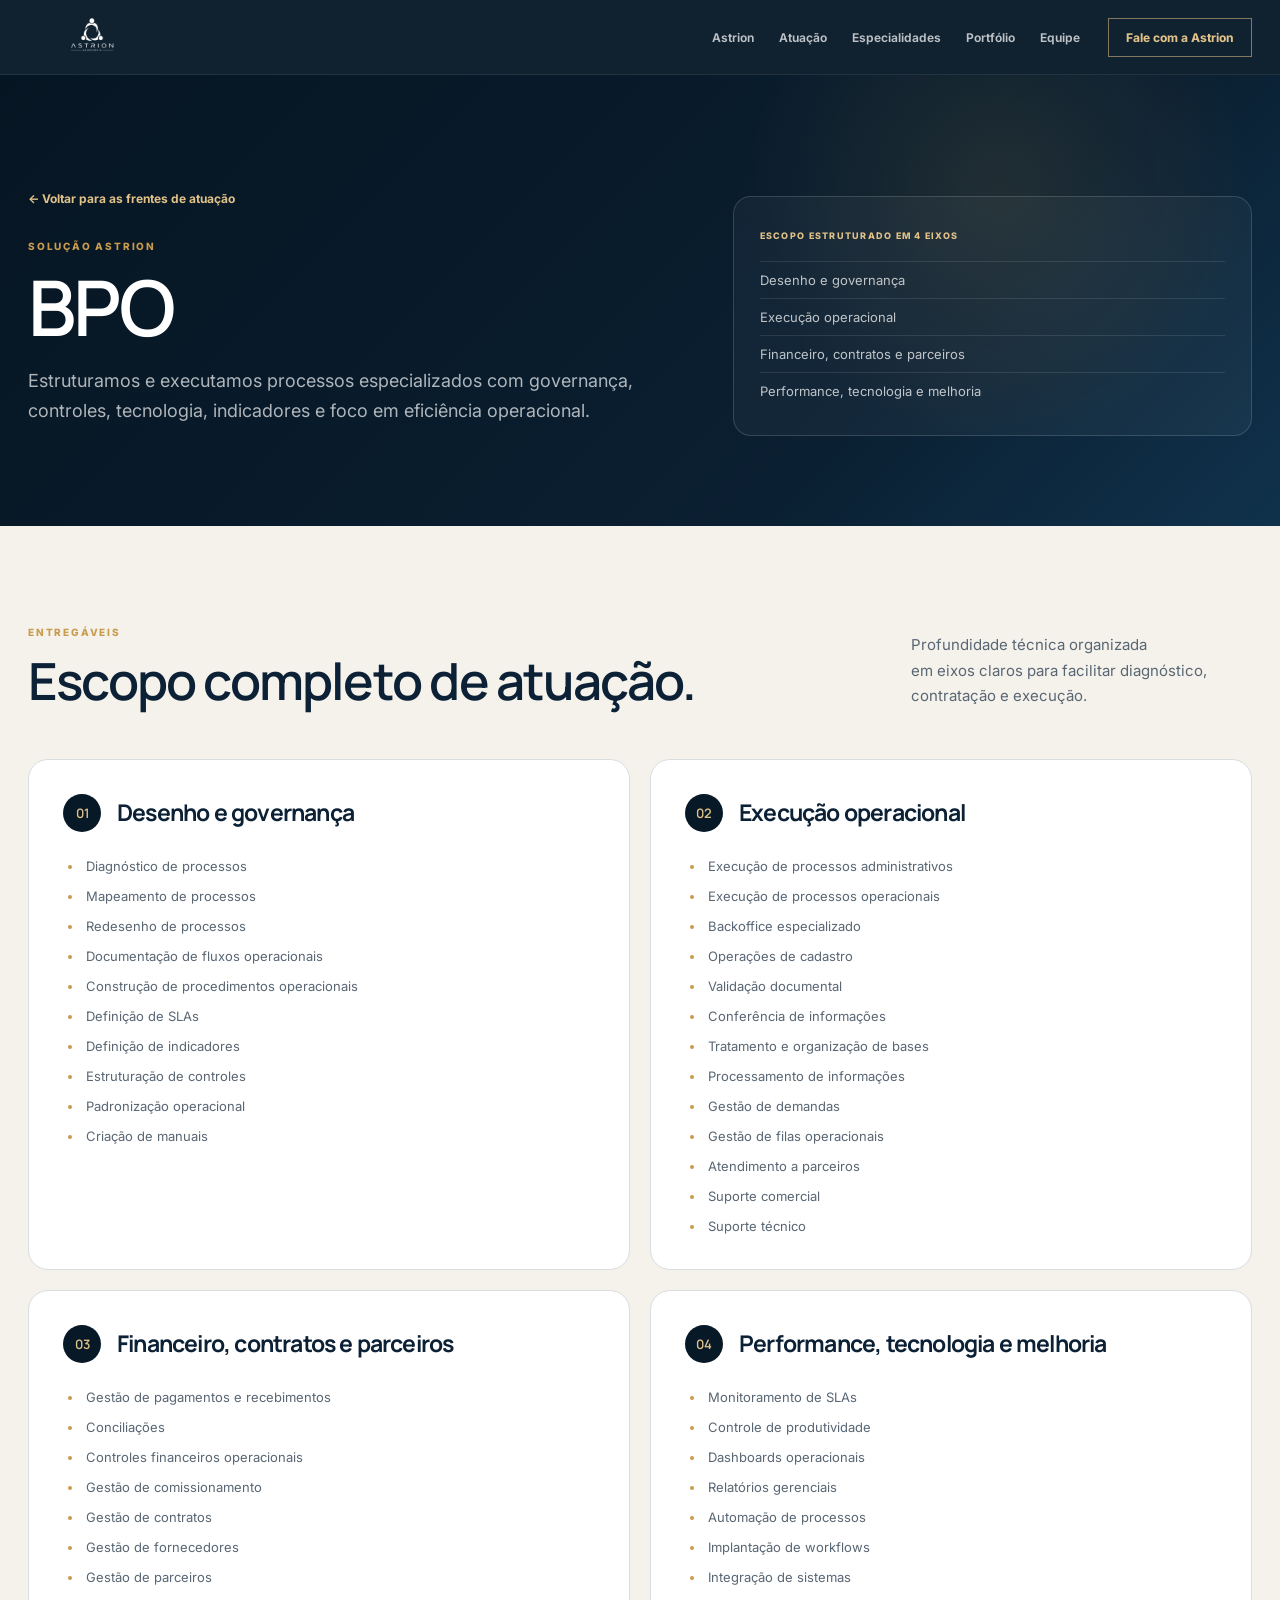
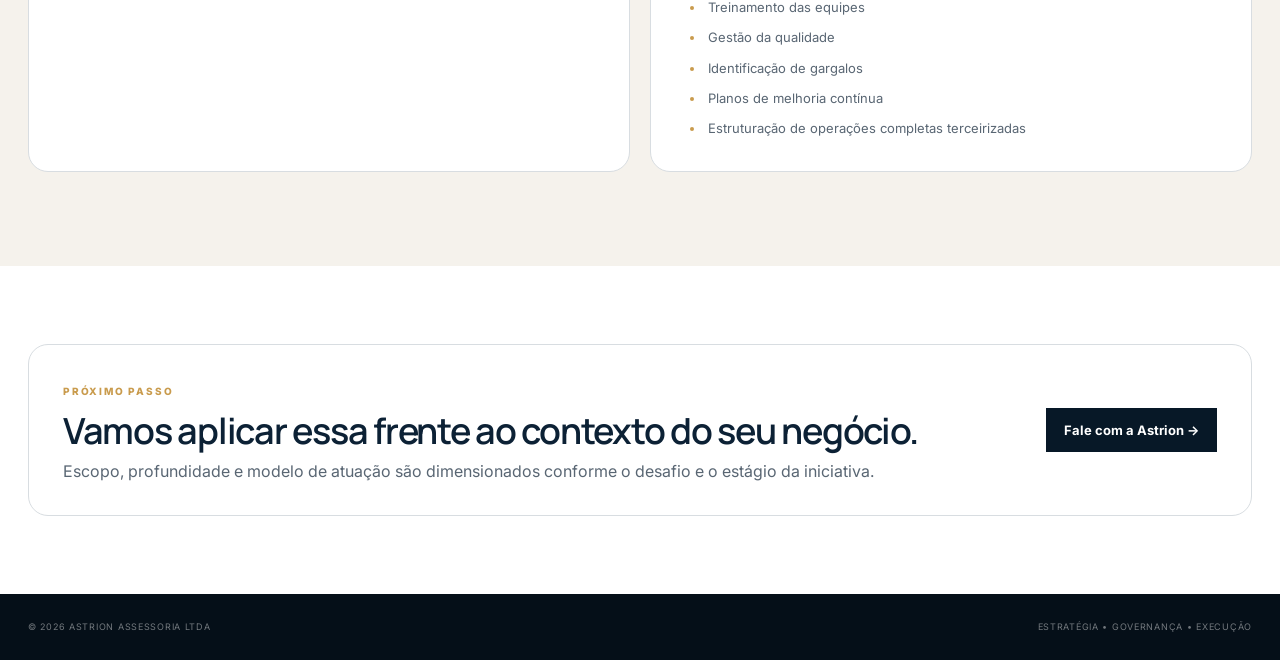
<file: servicos/bpo.html>
<!doctype html><html lang="pt-BR"><head><meta charset="utf-8"><meta name="viewport" content="width=device-width,initial-scale=1,viewport-fit=cover"><meta name="theme-color" content="#071827"><meta name="description" content="Estruturamos e executamos processos especializados com governança, controles, tecnologia, indicadores e foco em eficiência operacional."><title>BPO | Astrion Assessoria</title><link rel="preconnect" href="https://fonts.googleapis.com"><link rel="preconnect" href="https://fonts.gstatic.com" crossorigin><link href="https://fonts.googleapis.com/css2?family=Inter:wght@400;500;600;700&family=Manrope:wght@500;600;700&display=swap" rel="stylesheet"><link rel="stylesheet" href="../styles.css">
<link rel="canonical" href="https://institucional.astrion360.com.br/">
<link rel="icon" type="image/png" href="https://institucional.astrion360.com.br/assets/astrion-logo.png">
<meta property="og:type" content="website">
<meta property="og:site_name" content="Astrion Assessoria">
<meta property="og:title" content="BPO | Astrion Assessoria">
<meta property="og:description" content="Estruturamos e executamos processos especializados com governança, controles, tecnologia, indicadores e foco em eficiência operacional.">
<meta property="og:url" content="https://institucional.astrion360.com.br/">
<meta property="og:image" content="https://institucional.astrion360.com.br/assets/astrion-logo.png?v=20261002">
<meta property="og:image:secure_url" content="https://institucional.astrion360.com.br/assets/astrion-logo.png?v=20261002">
<meta property="og:image:type" content="image/png">
<meta property="og:image:alt" content="Astrion Assessoria">
<meta name="twitter:card" content="summary">
<meta name="twitter:title" content="BPO | Astrion Assessoria">
<meta name="twitter:description" content="Estruturamos e executamos processos especializados com governança, controles, tecnologia, indicadores e foco em eficiência operacional.">
<meta name="twitter:image" content="https://institucional.astrion360.com.br/assets/astrion-logo.png?v=20261002">

</head><body class="service-page"><header class="site-header"><div class="container header-inner"><a class="brand" href="../index.html#inicio"><img src="../assets/astrion-logo.png" alt="Astrion Assessoria"></a><nav class="desktop-nav"><a href="../index.html#astrion">Astrion</a><a href="../index.html#atuacao">Atuação</a><a href="../index.html#especialidades">Especialidades</a><a href="../index.html#portfolio">Portfólio</a><a href="../index.html#equipe">Equipe</a></nav><a class="header-cta" href="../index.html#contato">Fale com a Astrion</a><details class="mobile-nav"><summary aria-label="Abrir menu"><span></span><span></span><span></span></summary><div class="mobile-panel"><a href="../index.html#atuacao">Atuação</a><a href="../index.html#especialidades">Especialidades</a><a href="../index.html#portfolio">Portfólio</a><a href="../index.html#equipe">Equipe</a><a href="../index.html#contato">Contato</a></div></details></div></header><main><section class="service-hero"><div class="container service-hero-grid"><div class="service-title-block"><div class="service-back-row"><a class="service-back" href="../index.html#atuacao">← Voltar para as frentes de atuação</a></div><span class="eyebrow service-eyebrow">SOLUÇÃO ASTRION</span><h1>BPO</h1><p>Estruturamos e executamos processos especializados com governança, controles, tecnologia, indicadores e foco em eficiência operacional.</p></div><aside class="service-summary"><span>ESCOPO ESTRUTURADO EM 4 EIXOS</span><ul><li>Desenho e governança</li><li>Execução operacional</li><li>Financeiro, contratos e parceiros</li><li>Performance, tecnologia e melhoria</li></ul></aside></div></section><section class="deliverables-section"><div class="container section-heading"><div><span class="eyebrow">ENTREGÁVEIS</span><h2>Escopo completo de atuação.</h2></div><p>Profundidade técnica organizada em eixos claros para facilitar diagnóstico, contratação e execução.</p></div><div class="container deliverable-grid"><article class="deliverable-group"><div class="deliverable-head"><b>01</b><h3>Desenho e governança</h3></div><ul><li>Diagnóstico de processos</li><li>Mapeamento de processos</li><li>Redesenho de processos</li><li>Documentação de fluxos operacionais</li><li>Construção de procedimentos operacionais</li><li>Definição de SLAs</li><li>Definição de indicadores</li><li>Estruturação de controles</li><li>Padronização operacional</li><li>Criação de manuais</li></ul></article><article class="deliverable-group"><div class="deliverable-head"><b>02</b><h3>Execução operacional</h3></div><ul><li>Execução de processos administrativos</li><li>Execução de processos operacionais</li><li>Backoffice especializado</li><li>Operações de cadastro</li><li>Validação documental</li><li>Conferência de informações</li><li>Tratamento e organização de bases</li><li>Processamento de informações</li><li>Gestão de demandas</li><li>Gestão de filas operacionais</li><li>Atendimento a parceiros</li><li>Suporte comercial</li><li>Suporte técnico</li></ul></article><article class="deliverable-group"><div class="deliverable-head"><b>03</b><h3>Financeiro, contratos e parceiros</h3></div><ul><li>Gestão de pagamentos e recebimentos</li><li>Conciliações</li><li>Controles financeiros operacionais</li><li>Gestão de comissionamento</li><li>Gestão de contratos</li><li>Gestão de fornecedores</li><li>Gestão de parceiros</li></ul></article><article class="deliverable-group"><div class="deliverable-head"><b>04</b><h3>Performance, tecnologia e melhoria</h3></div><ul><li>Monitoramento de SLAs</li><li>Controle de produtividade</li><li>Dashboards operacionais</li><li>Relatórios gerenciais</li><li>Automação de processos</li><li>Implantação de workflows</li><li>Integração de sistemas</li><li>Treinamento das equipes</li><li>Gestão da qualidade</li><li>Identificação de gargalos</li><li>Planos de melhoria contínua</li><li>Estruturação de operações completas terceirizadas</li></ul></article></div></section><section class="service-cta"><div class="container service-cta-box"><div><span class="eyebrow">PRÓXIMO PASSO</span><h2>Vamos aplicar essa frente ao contexto do seu negócio.</h2><p>Escopo, profundidade e modelo de atuação são dimensionados conforme o desafio e o estágio da iniciativa.</p></div><a href="../index.html#contato">Fale com a Astrion →</a></div></section></main><footer class="site-footer"><div class="container footer-inner"><span>© 2026 Astrion Assessoria LTDA</span><span>Estratégia • Governança • Execução</span></div></footer><script id="typography-qa">
(()=> {
  const rx=/(^|[\s(“"'])((?:A|O|E|a|o|e|de|do|da|dos|das|em|no|na|nos|nas|ao|aos|à|às))\s+(?=\S)/gu;
  document.querySelectorAll("main h1,main h2,main h3,main p,main li,main strong,main small,main span:not(.eyebrow),footer span").forEach(el=>{
    const w=document.createTreeWalker(el,NodeFilter.SHOW_TEXT);
    const nodes=[]; while(w.nextNode()) nodes.push(w.currentNode);
    nodes.forEach(n=>{ n.nodeValue=n.nodeValue.replace(rx,(m,p,w)=>p+w+"\u00A0"); });
  });
})();
</script></body></html>
</file>
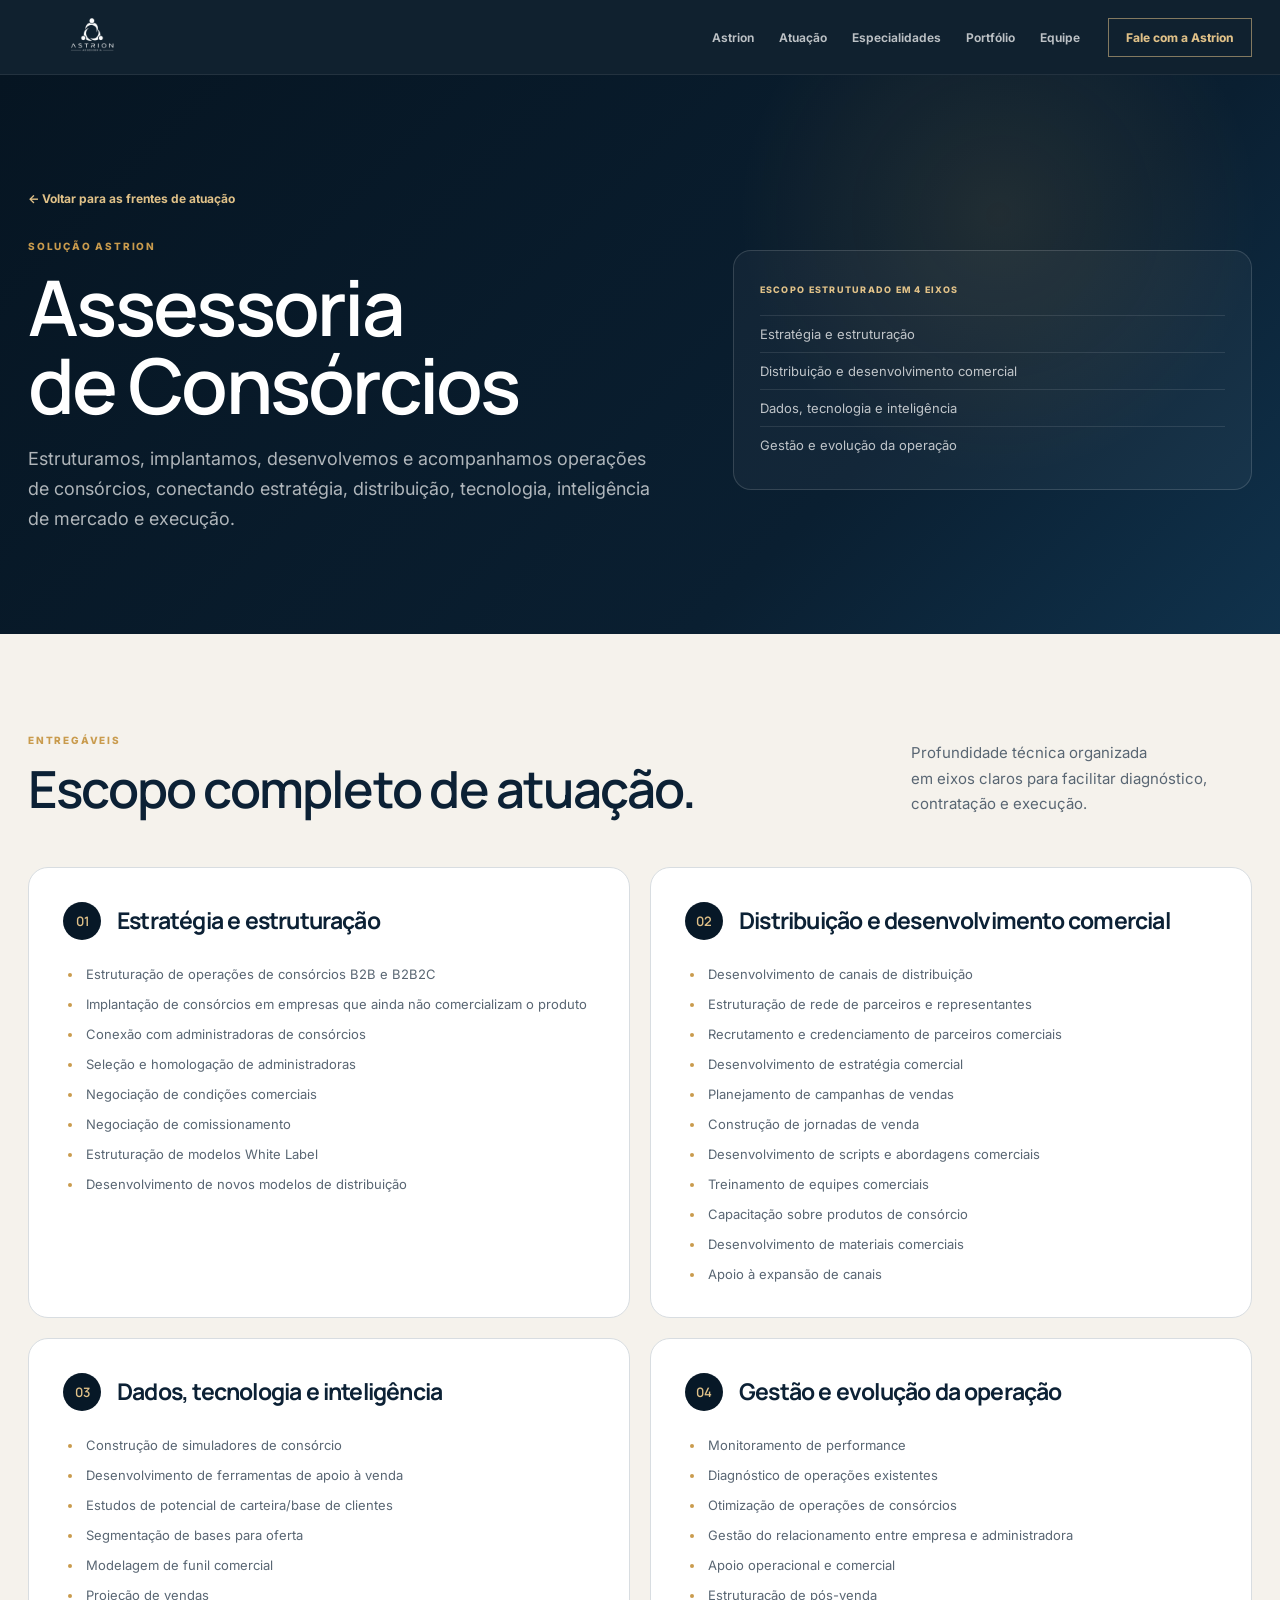
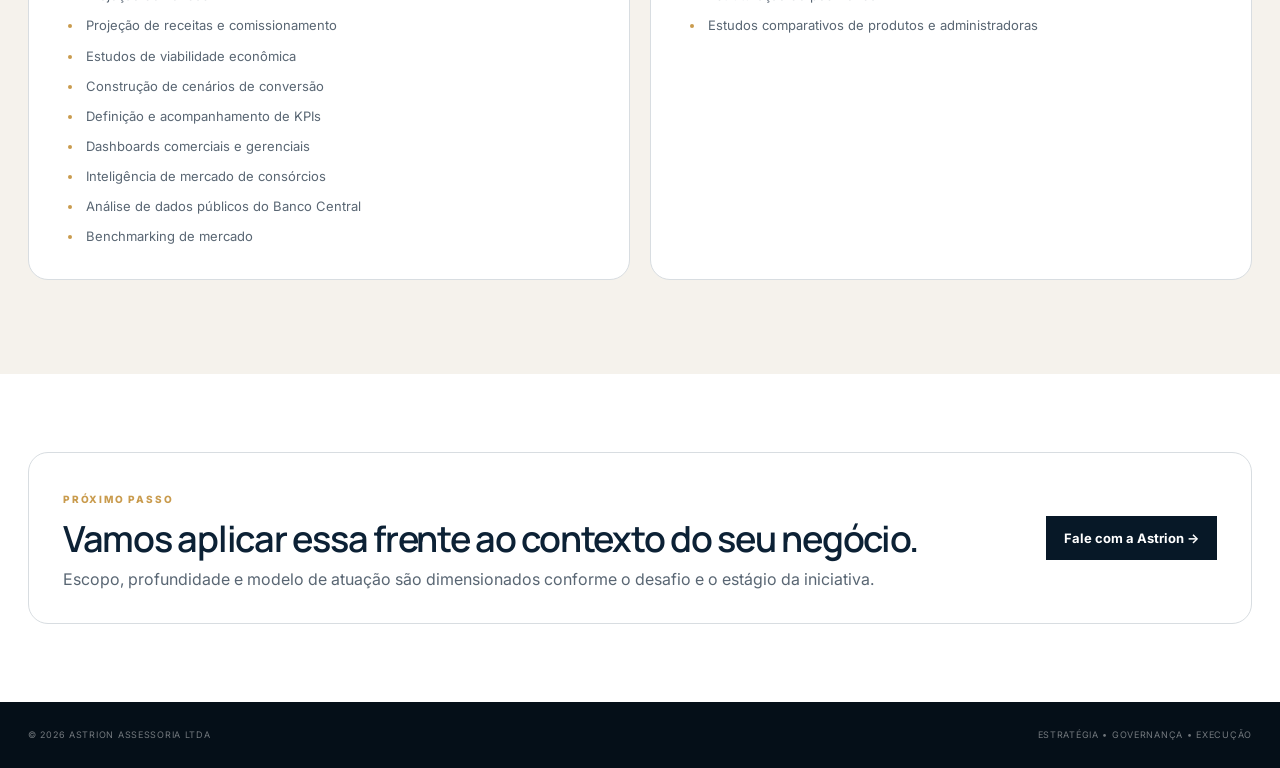
<file: servicos/consorcios.html>
<!doctype html><html lang="pt-BR"><head><meta charset="utf-8"><meta name="viewport" content="width=device-width,initial-scale=1,viewport-fit=cover"><meta name="theme-color" content="#071827"><meta name="description" content="Estruturamos, implantamos, desenvolvemos e acompanhamos operações de consórcios, conectando estratégia, distribuição, tecnologia, inteligência de mercado e execução."><title>Assessoria de Consórcios | Astrion Assessoria</title><link rel="preconnect" href="https://fonts.googleapis.com"><link rel="preconnect" href="https://fonts.gstatic.com" crossorigin><link href="https://fonts.googleapis.com/css2?family=Inter:wght@400;500;600;700&family=Manrope:wght@500;600;700&display=swap" rel="stylesheet"><link rel="stylesheet" href="../styles.css">
<link rel="canonical" href="https://institucional.astrion360.com.br/">
<link rel="icon" type="image/png" href="https://institucional.astrion360.com.br/assets/astrion-logo.png">
<meta property="og:type" content="website">
<meta property="og:site_name" content="Astrion Assessoria">
<meta property="og:title" content="Assessoria de Consórcios | Astrion Assessoria">
<meta property="og:description" content="Estruturamos, implantamos, desenvolvemos e acompanhamos operações de consórcios, conectando estratégia, distribuição, tecnologia, inteligência de mercado e execução.">
<meta property="og:url" content="https://institucional.astrion360.com.br/">
<meta property="og:image" content="https://institucional.astrion360.com.br/assets/astrion-logo.png?v=20261002">
<meta property="og:image:secure_url" content="https://institucional.astrion360.com.br/assets/astrion-logo.png?v=20261002">
<meta property="og:image:type" content="image/png">
<meta property="og:image:alt" content="Astrion Assessoria">
<meta name="twitter:card" content="summary">
<meta name="twitter:title" content="Assessoria de Consórcios | Astrion Assessoria">
<meta name="twitter:description" content="Estruturamos, implantamos, desenvolvemos e acompanhamos operações de consórcios, conectando estratégia, distribuição, tecnologia, inteligência de mercado e execução.">
<meta name="twitter:image" content="https://institucional.astrion360.com.br/assets/astrion-logo.png?v=20261002">

</head><body class="service-page"><header class="site-header"><div class="container header-inner"><a class="brand" href="../index.html#inicio"><img src="../assets/astrion-logo.png" alt="Astrion Assessoria"></a><nav class="desktop-nav"><a href="../index.html#astrion">Astrion</a><a href="../index.html#atuacao">Atuação</a><a href="../index.html#especialidades">Especialidades</a><a href="../index.html#portfolio">Portfólio</a><a href="../index.html#equipe">Equipe</a></nav><a class="header-cta" href="../index.html#contato">Fale com a Astrion</a><details class="mobile-nav"><summary aria-label="Abrir menu"><span></span><span></span><span></span></summary><div class="mobile-panel"><a href="../index.html#atuacao">Atuação</a><a href="../index.html#especialidades">Especialidades</a><a href="../index.html#portfolio">Portfólio</a><a href="../index.html#equipe">Equipe</a><a href="../index.html#contato">Contato</a></div></details></div></header><main><section class="service-hero"><div class="container service-hero-grid"><div class="service-title-block"><div class="service-back-row"><a class="service-back" href="../index.html#atuacao">← Voltar para as frentes de atuação</a></div><span class="eyebrow service-eyebrow">SOLUÇÃO ASTRION</span><h1>Assessoria de Consórcios</h1><p>Estruturamos, implantamos, desenvolvemos e acompanhamos operações de consórcios, conectando estratégia, distribuição, tecnologia, inteligência de mercado e execução.</p></div><aside class="service-summary"><span>ESCOPO ESTRUTURADO EM 4 EIXOS</span><ul><li>Estratégia e estruturação</li><li>Distribuição e desenvolvimento comercial</li><li>Dados, tecnologia e inteligência</li><li>Gestão e evolução da operação</li></ul></aside></div></section><section class="deliverables-section"><div class="container section-heading"><div><span class="eyebrow">ENTREGÁVEIS</span><h2>Escopo completo de atuação.</h2></div><p>Profundidade técnica organizada em eixos claros para facilitar diagnóstico, contratação e execução.</p></div><div class="container deliverable-grid"><article class="deliverable-group"><div class="deliverable-head"><b>01</b><h3>Estratégia e estruturação</h3></div><ul><li>Estruturação de operações de consórcios B2B e B2B2C</li><li>Implantação de consórcios em empresas que ainda não comercializam o produto</li><li>Conexão com administradoras de consórcios</li><li>Seleção e homologação de administradoras</li><li>Negociação de condições comerciais</li><li>Negociação de comissionamento</li><li>Estruturação de modelos White Label</li><li>Desenvolvimento de novos modelos de distribuição</li></ul></article><article class="deliverable-group"><div class="deliverable-head"><b>02</b><h3>Distribuição e desenvolvimento comercial</h3></div><ul><li>Desenvolvimento de canais de distribuição</li><li>Estruturação de rede de parceiros e representantes</li><li>Recrutamento e credenciamento de parceiros comerciais</li><li>Desenvolvimento de estratégia comercial</li><li>Planejamento de campanhas de vendas</li><li>Construção de jornadas de venda</li><li>Desenvolvimento de scripts e abordagens comerciais</li><li>Treinamento de equipes comerciais</li><li>Capacitação sobre produtos de consórcio</li><li>Desenvolvimento de materiais comerciais</li><li>Apoio à expansão de canais</li></ul></article><article class="deliverable-group"><div class="deliverable-head"><b>03</b><h3>Dados, tecnologia e inteligência</h3></div><ul><li>Construção de simuladores de consórcio</li><li>Desenvolvimento de ferramentas de apoio à venda</li><li>Estudos de potencial de carteira/base de clientes</li><li>Segmentação de bases para oferta</li><li>Modelagem de funil comercial</li><li>Projeção de vendas</li><li>Projeção de receitas e comissionamento</li><li>Estudos de viabilidade econômica</li><li>Construção de cenários de conversão</li><li>Definição e acompanhamento de KPIs</li><li>Dashboards comerciais e gerenciais</li><li>Inteligência de mercado de consórcios</li><li>Análise de dados públicos do Banco Central</li><li>Benchmarking de mercado</li></ul></article><article class="deliverable-group"><div class="deliverable-head"><b>04</b><h3>Gestão e evolução da operação</h3></div><ul><li>Monitoramento de performance</li><li>Diagnóstico de operações existentes</li><li>Otimização de operações de consórcios</li><li>Gestão do relacionamento entre empresa e administradora</li><li>Apoio operacional e comercial</li><li>Estruturação de pós-venda</li><li>Estudos comparativos de produtos e administradoras</li></ul></article></div></section><section class="service-cta"><div class="container service-cta-box"><div><span class="eyebrow">PRÓXIMO PASSO</span><h2>Vamos aplicar essa frente ao contexto do seu negócio.</h2><p>Escopo, profundidade e modelo de atuação são dimensionados conforme o desafio e o estágio da iniciativa.</p></div><a href="../index.html#contato">Fale com a Astrion →</a></div></section></main><footer class="site-footer"><div class="container footer-inner"><span>© 2026 Astrion Assessoria LTDA</span><span>Estratégia • Governança • Execução</span></div></footer><script id="typography-qa">
(()=> {
  const rx=/(^|[\s(“"'])((?:A|O|E|a|o|e|de|do|da|dos|das|em|no|na|nos|nas|ao|aos|à|às))\s+(?=\S)/gu;
  document.querySelectorAll("main h1,main h2,main h3,main p,main li,main strong,main small,main span:not(.eyebrow),footer span").forEach(el=>{
    const w=document.createTreeWalker(el,NodeFilter.SHOW_TEXT);
    const nodes=[]; while(w.nextNode()) nodes.push(w.currentNode);
    nodes.forEach(n=>{ n.nodeValue=n.nodeValue.replace(rx,(m,p,w)=>p+w+"\u00A0"); });
  });
})();
</script></body></html>
</file>
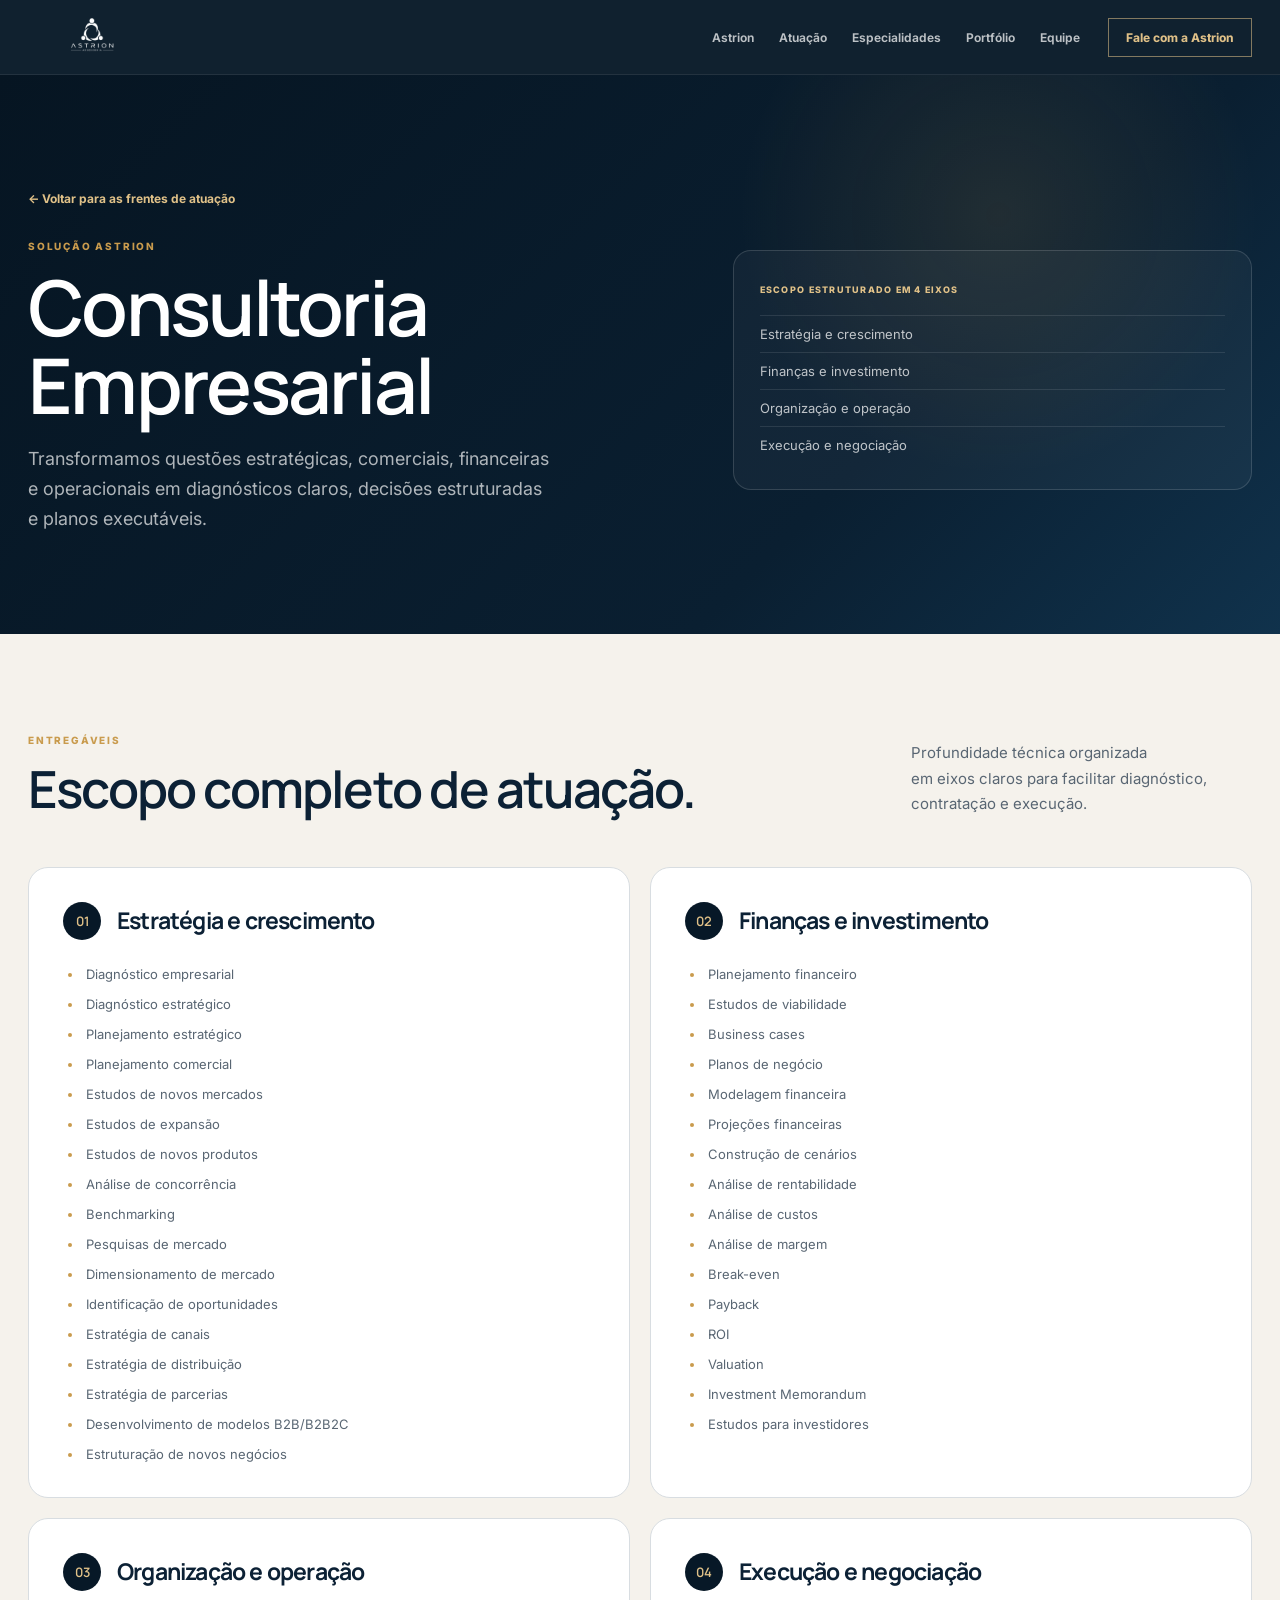
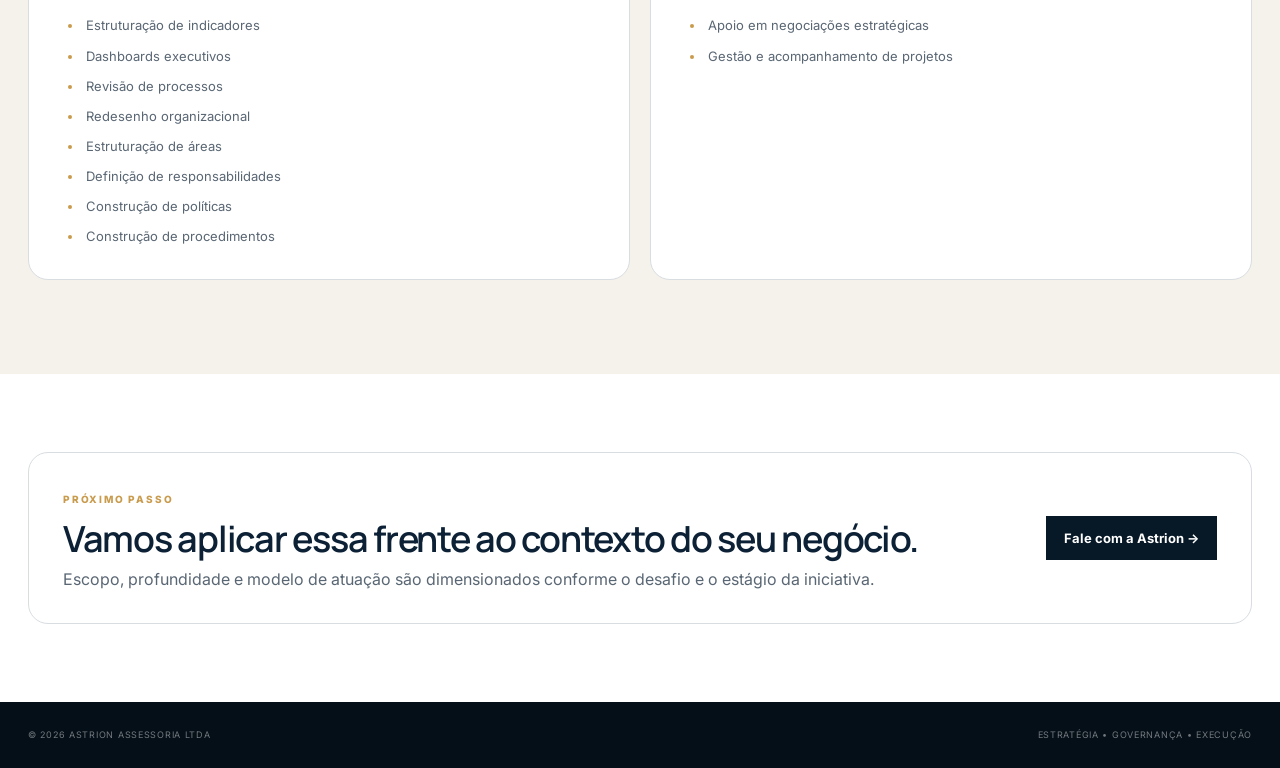
<file: servicos/empresarial.html>
<!doctype html><html lang="pt-BR"><head><meta charset="utf-8"><meta name="viewport" content="width=device-width,initial-scale=1,viewport-fit=cover"><meta name="theme-color" content="#071827"><meta name="description" content="Transformamos questões estratégicas, comerciais, financeiras e operacionais em diagnósticos claros, decisões estruturadas e planos executáveis."><title>Consultoria Empresarial | Astrion Assessoria</title><link rel="preconnect" href="https://fonts.googleapis.com"><link rel="preconnect" href="https://fonts.gstatic.com" crossorigin><link href="https://fonts.googleapis.com/css2?family=Inter:wght@400;500;600;700&family=Manrope:wght@500;600;700&display=swap" rel="stylesheet"><link rel="stylesheet" href="../styles.css">
<link rel="canonical" href="https://institucional.astrion360.com.br/">
<link rel="icon" type="image/png" href="https://institucional.astrion360.com.br/assets/astrion-logo.png">
<meta property="og:type" content="website">
<meta property="og:site_name" content="Astrion Assessoria">
<meta property="og:title" content="Consultoria Empresarial | Astrion Assessoria">
<meta property="og:description" content="Transformamos questões estratégicas, comerciais, financeiras e operacionais em diagnósticos claros, decisões estruturadas e planos executáveis.">
<meta property="og:url" content="https://institucional.astrion360.com.br/">
<meta property="og:image" content="https://institucional.astrion360.com.br/assets/astrion-logo.png?v=20261002">
<meta property="og:image:secure_url" content="https://institucional.astrion360.com.br/assets/astrion-logo.png?v=20261002">
<meta property="og:image:type" content="image/png">
<meta property="og:image:alt" content="Astrion Assessoria">
<meta name="twitter:card" content="summary">
<meta name="twitter:title" content="Consultoria Empresarial | Astrion Assessoria">
<meta name="twitter:description" content="Transformamos questões estratégicas, comerciais, financeiras e operacionais em diagnósticos claros, decisões estruturadas e planos executáveis.">
<meta name="twitter:image" content="https://institucional.astrion360.com.br/assets/astrion-logo.png?v=20261002">

</head><body class="service-page"><header class="site-header"><div class="container header-inner"><a class="brand" href="../index.html#inicio"><img src="../assets/astrion-logo.png" alt="Astrion Assessoria"></a><nav class="desktop-nav"><a href="../index.html#astrion">Astrion</a><a href="../index.html#atuacao">Atuação</a><a href="../index.html#especialidades">Especialidades</a><a href="../index.html#portfolio">Portfólio</a><a href="../index.html#equipe">Equipe</a></nav><a class="header-cta" href="../index.html#contato">Fale com a Astrion</a><details class="mobile-nav"><summary aria-label="Abrir menu"><span></span><span></span><span></span></summary><div class="mobile-panel"><a href="../index.html#atuacao">Atuação</a><a href="../index.html#especialidades">Especialidades</a><a href="../index.html#portfolio">Portfólio</a><a href="../index.html#equipe">Equipe</a><a href="../index.html#contato">Contato</a></div></details></div></header><main><section class="service-hero"><div class="container service-hero-grid"><div class="service-title-block"><div class="service-back-row"><a class="service-back" href="../index.html#atuacao">← Voltar para as frentes de atuação</a></div><span class="eyebrow service-eyebrow">SOLUÇÃO ASTRION</span><h1>Consultoria Empresarial</h1><p>Transformamos questões estratégicas, comerciais, financeiras e operacionais em diagnósticos claros, decisões estruturadas e planos executáveis.</p></div><aside class="service-summary"><span>ESCOPO ESTRUTURADO EM 4 EIXOS</span><ul><li>Estratégia e crescimento</li><li>Finanças e investimento</li><li>Organização e operação</li><li>Execução e negociação</li></ul></aside></div></section><section class="deliverables-section"><div class="container section-heading"><div><span class="eyebrow">ENTREGÁVEIS</span><h2>Escopo completo de atuação.</h2></div><p>Profundidade técnica organizada em eixos claros para facilitar diagnóstico, contratação e execução.</p></div><div class="container deliverable-grid"><article class="deliverable-group"><div class="deliverable-head"><b>01</b><h3>Estratégia e crescimento</h3></div><ul><li>Diagnóstico empresarial</li><li>Diagnóstico estratégico</li><li>Planejamento estratégico</li><li>Planejamento comercial</li><li>Estudos de novos mercados</li><li>Estudos de expansão</li><li>Estudos de novos produtos</li><li>Análise de concorrência</li><li>Benchmarking</li><li>Pesquisas de mercado</li><li>Dimensionamento de mercado</li><li>Identificação de oportunidades</li><li>Estratégia de canais</li><li>Estratégia de distribuição</li><li>Estratégia de parcerias</li><li>Desenvolvimento de modelos B2B/B2B2C</li><li>Estruturação de novos negócios</li></ul></article><article class="deliverable-group"><div class="deliverable-head"><b>02</b><h3>Finanças e investimento</h3></div><ul><li>Planejamento financeiro</li><li>Estudos de viabilidade</li><li>Business cases</li><li>Planos de negócio</li><li>Modelagem financeira</li><li>Projeções financeiras</li><li>Construção de cenários</li><li>Análise de rentabilidade</li><li>Análise de custos</li><li>Análise de margem</li><li>Break-even</li><li>Payback</li><li>ROI</li><li>Valuation</li><li>Investment Memorandum</li><li>Estudos para investidores</li></ul></article><article class="deliverable-group"><div class="deliverable-head"><b>03</b><h3>Organização e operação</h3></div><ul><li>Estruturação de indicadores</li><li>Dashboards executivos</li><li>Revisão de processos</li><li>Redesenho organizacional</li><li>Estruturação de áreas</li><li>Definição de responsabilidades</li><li>Construção de políticas</li><li>Construção de procedimentos</li></ul></article><article class="deliverable-group"><div class="deliverable-head"><b>04</b><h3>Execução e negociação</h3></div><ul><li>Apoio em negociações estratégicas</li><li>Gestão e acompanhamento de projetos</li></ul></article></div></section><section class="service-cta"><div class="container service-cta-box"><div><span class="eyebrow">PRÓXIMO PASSO</span><h2>Vamos aplicar essa frente ao contexto do seu negócio.</h2><p>Escopo, profundidade e modelo de atuação são dimensionados conforme o desafio e o estágio da iniciativa.</p></div><a href="../index.html#contato">Fale com a Astrion →</a></div></section></main><footer class="site-footer"><div class="container footer-inner"><span>© 2026 Astrion Assessoria LTDA</span><span>Estratégia • Governança • Execução</span></div></footer><script id="typography-qa">
(()=> {
  const rx=/(^|[\s(“"'])((?:A|O|E|a|o|e|de|do|da|dos|das|em|no|na|nos|nas|ao|aos|à|às))\s+(?=\S)/gu;
  document.querySelectorAll("main h1,main h2,main h3,main p,main li,main strong,main small,main span:not(.eyebrow),footer span").forEach(el=>{
    const w=document.createTreeWalker(el,NodeFilter.SHOW_TEXT);
    const nodes=[]; while(w.nextNode()) nodes.push(w.currentNode);
    nodes.forEach(n=>{ n.nodeValue=n.nodeValue.replace(rx,(m,p,w)=>p+w+"\u00A0"); });
  });
})();
</script></body></html>
</file>
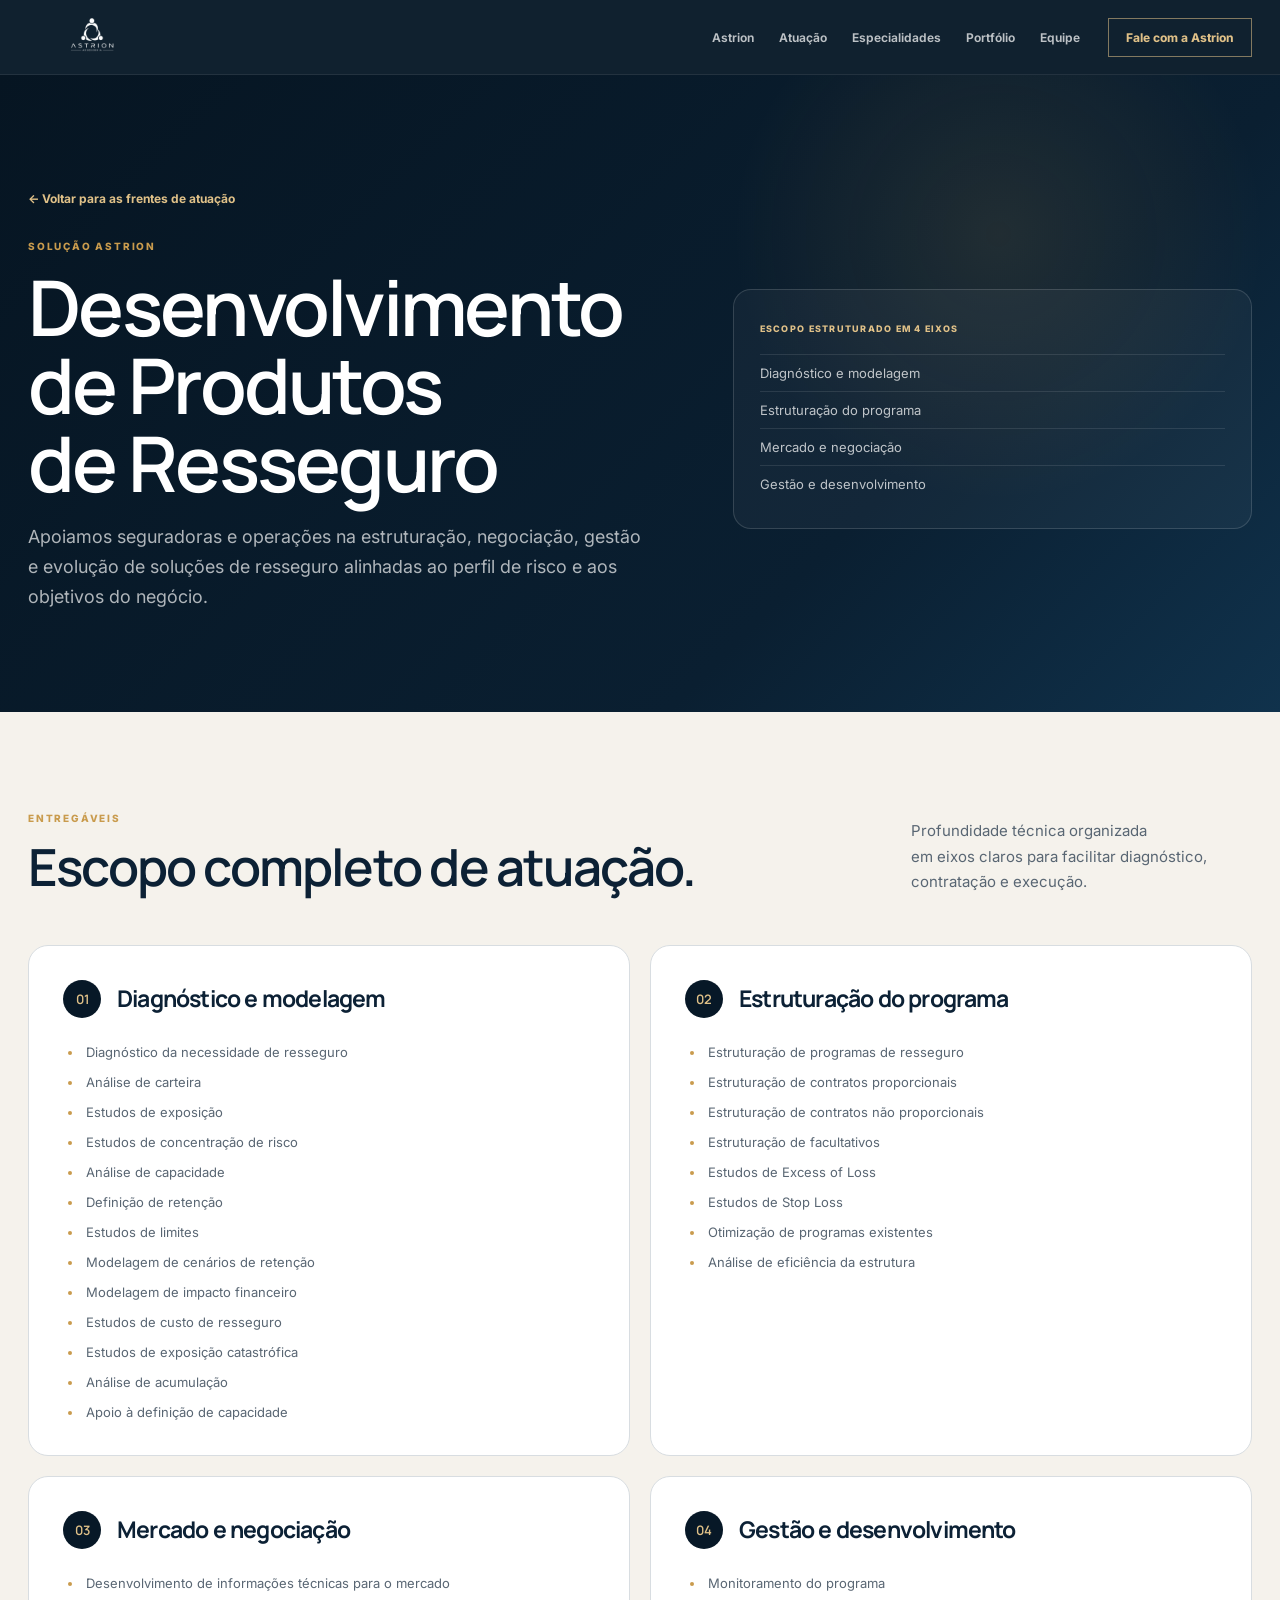
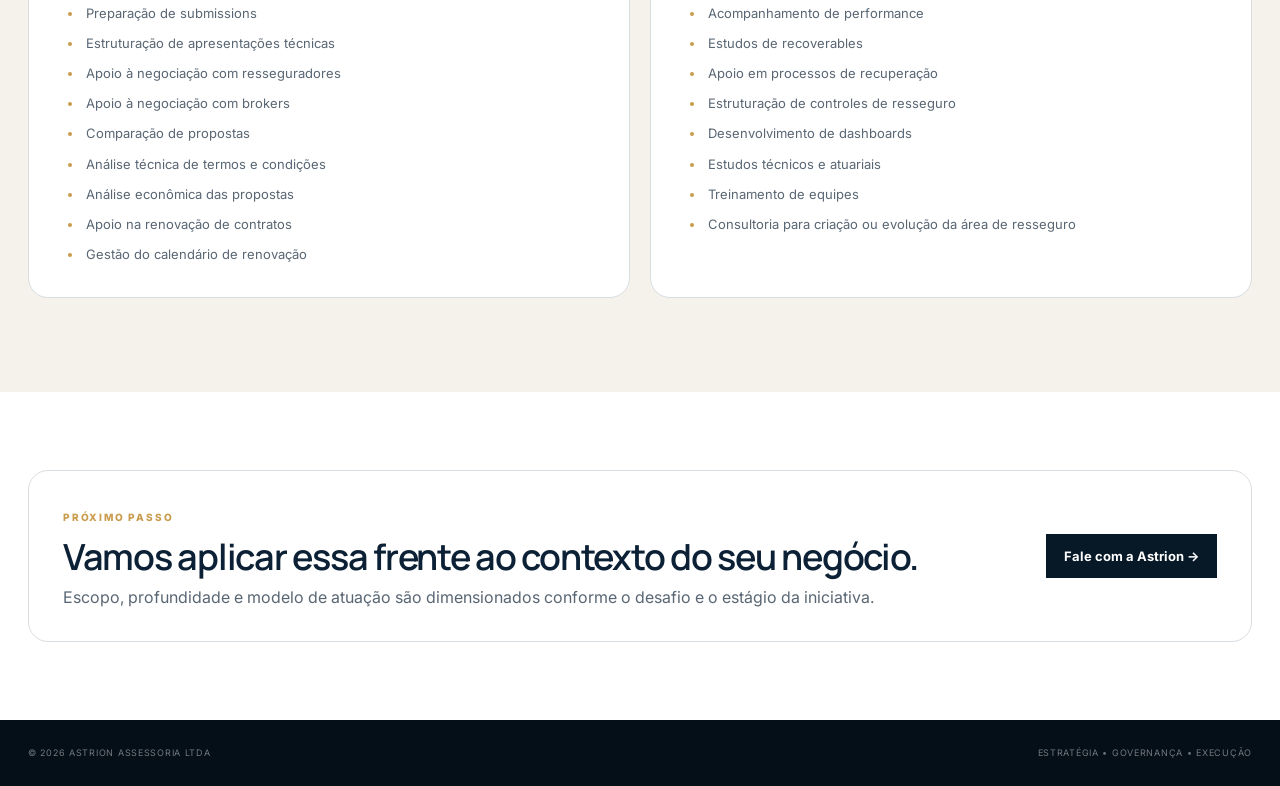
<file: servicos/resseguro.html>
<!doctype html><html lang="pt-BR"><head><meta charset="utf-8"><meta name="viewport" content="width=device-width,initial-scale=1,viewport-fit=cover"><meta name="theme-color" content="#071827"><meta name="description" content="Apoiamos seguradoras e operações na estruturação, negociação, gestão e evolução de soluções de resseguro alinhadas ao perfil de risco e aos objetivos do negócio."><title>Desenvolvimento de Produtos de Resseguro | Astrion Assessoria</title><link rel="preconnect" href="https://fonts.googleapis.com"><link rel="preconnect" href="https://fonts.gstatic.com" crossorigin><link href="https://fonts.googleapis.com/css2?family=Inter:wght@400;500;600;700&family=Manrope:wght@500;600;700&display=swap" rel="stylesheet"><link rel="stylesheet" href="../styles.css">
<link rel="canonical" href="https://institucional.astrion360.com.br/">
<link rel="icon" type="image/png" href="https://institucional.astrion360.com.br/assets/astrion-logo.png">
<meta property="og:type" content="website">
<meta property="og:site_name" content="Astrion Assessoria">
<meta property="og:title" content="Desenvolvimento de Produtos de Resseguro | Astrion Assessoria">
<meta property="og:description" content="Apoiamos seguradoras e operações na estruturação, negociação, gestão e evolução de soluções de resseguro alinhadas ao perfil de risco e aos objetivos do negócio.">
<meta property="og:url" content="https://institucional.astrion360.com.br/">
<meta property="og:image" content="https://institucional.astrion360.com.br/assets/astrion-logo.png?v=20261002">
<meta property="og:image:secure_url" content="https://institucional.astrion360.com.br/assets/astrion-logo.png?v=20261002">
<meta property="og:image:type" content="image/png">
<meta property="og:image:alt" content="Astrion Assessoria">
<meta name="twitter:card" content="summary">
<meta name="twitter:title" content="Desenvolvimento de Produtos de Resseguro | Astrion Assessoria">
<meta name="twitter:description" content="Apoiamos seguradoras e operações na estruturação, negociação, gestão e evolução de soluções de resseguro alinhadas ao perfil de risco e aos objetivos do negócio.">
<meta name="twitter:image" content="https://institucional.astrion360.com.br/assets/astrion-logo.png?v=20261002">

</head><body class="service-page"><header class="site-header"><div class="container header-inner"><a class="brand" href="../index.html#inicio"><img src="../assets/astrion-logo.png" alt="Astrion Assessoria"></a><nav class="desktop-nav"><a href="../index.html#astrion">Astrion</a><a href="../index.html#atuacao">Atuação</a><a href="../index.html#especialidades">Especialidades</a><a href="../index.html#portfolio">Portfólio</a><a href="../index.html#equipe">Equipe</a></nav><a class="header-cta" href="../index.html#contato">Fale com a Astrion</a><details class="mobile-nav"><summary aria-label="Abrir menu"><span></span><span></span><span></span></summary><div class="mobile-panel"><a href="../index.html#atuacao">Atuação</a><a href="../index.html#especialidades">Especialidades</a><a href="../index.html#portfolio">Portfólio</a><a href="../index.html#equipe">Equipe</a><a href="../index.html#contato">Contato</a></div></details></div></header><main><section class="service-hero"><div class="container service-hero-grid"><div class="service-title-block"><div class="service-back-row"><a class="service-back" href="../index.html#atuacao">← Voltar para as frentes de atuação</a></div><span class="eyebrow service-eyebrow">SOLUÇÃO ASTRION</span><h1>Desenvolvimento de Produtos de Resseguro</h1><p>Apoiamos seguradoras e operações na estruturação, negociação, gestão e evolução de soluções de resseguro alinhadas ao perfil de risco e aos objetivos do negócio.</p></div><aside class="service-summary"><span>ESCOPO ESTRUTURADO EM 4 EIXOS</span><ul><li>Diagnóstico e modelagem</li><li>Estruturação do programa</li><li>Mercado e negociação</li><li>Gestão e desenvolvimento</li></ul></aside></div></section><section class="deliverables-section"><div class="container section-heading"><div><span class="eyebrow">ENTREGÁVEIS</span><h2>Escopo completo de atuação.</h2></div><p>Profundidade técnica organizada em eixos claros para facilitar diagnóstico, contratação e execução.</p></div><div class="container deliverable-grid"><article class="deliverable-group"><div class="deliverable-head"><b>01</b><h3>Diagnóstico e modelagem</h3></div><ul><li>Diagnóstico da necessidade de resseguro</li><li>Análise de carteira</li><li>Estudos de exposição</li><li>Estudos de concentração de risco</li><li>Análise de capacidade</li><li>Definição de retenção</li><li>Estudos de limites</li><li>Modelagem de cenários de retenção</li><li>Modelagem de impacto financeiro</li><li>Estudos de custo de resseguro</li><li>Estudos de exposição catastrófica</li><li>Análise de acumulação</li><li>Apoio à definição de capacidade</li></ul></article><article class="deliverable-group"><div class="deliverable-head"><b>02</b><h3>Estruturação do programa</h3></div><ul><li>Estruturação de programas de resseguro</li><li>Estruturação de contratos proporcionais</li><li>Estruturação de contratos não proporcionais</li><li>Estruturação de facultativos</li><li>Estudos de Excess of Loss</li><li>Estudos de Stop Loss</li><li>Otimização de programas existentes</li><li>Análise de eficiência da estrutura</li></ul></article><article class="deliverable-group"><div class="deliverable-head"><b>03</b><h3>Mercado e negociação</h3></div><ul><li>Desenvolvimento de informações técnicas para o mercado</li><li>Preparação de submissions</li><li>Estruturação de apresentações técnicas</li><li>Apoio à negociação com resseguradores</li><li>Apoio à negociação com brokers</li><li>Comparação de propostas</li><li>Análise técnica de termos e condições</li><li>Análise econômica das propostas</li><li>Apoio na renovação de contratos</li><li>Gestão do calendário de renovação</li></ul></article><article class="deliverable-group"><div class="deliverable-head"><b>04</b><h3>Gestão e desenvolvimento</h3></div><ul><li>Monitoramento do programa</li><li>Acompanhamento de performance</li><li>Estudos de recoverables</li><li>Apoio em processos de recuperação</li><li>Estruturação de controles de resseguro</li><li>Desenvolvimento de dashboards</li><li>Estudos técnicos e atuariais</li><li>Treinamento de equipes</li><li>Consultoria para criação ou evolução da área de resseguro</li></ul></article></div></section><section class="service-cta"><div class="container service-cta-box"><div><span class="eyebrow">PRÓXIMO PASSO</span><h2>Vamos aplicar essa frente ao contexto do seu negócio.</h2><p>Escopo, profundidade e modelo de atuação são dimensionados conforme o desafio e o estágio da iniciativa.</p></div><a href="../index.html#contato">Fale com a Astrion →</a></div></section></main><footer class="site-footer"><div class="container footer-inner"><span>© 2026 Astrion Assessoria LTDA</span><span>Estratégia • Governança • Execução</span></div></footer><script id="typography-qa">
(()=> {
  const rx=/(^|[\s(“"'])((?:A|O|E|a|o|e|de|do|da|dos|das|em|no|na|nos|nas|ao|aos|à|às))\s+(?=\S)/gu;
  document.querySelectorAll("main h1,main h2,main h3,main p,main li,main strong,main small,main span:not(.eyebrow),footer span").forEach(el=>{
    const w=document.createTreeWalker(el,NodeFilter.SHOW_TEXT);
    const nodes=[]; while(w.nextNode()) nodes.push(w.currentNode);
    nodes.forEach(n=>{ n.nodeValue=n.nodeValue.replace(rx,(m,p,w)=>p+w+"\u00A0"); });
  });
})();
</script></body></html>
</file>
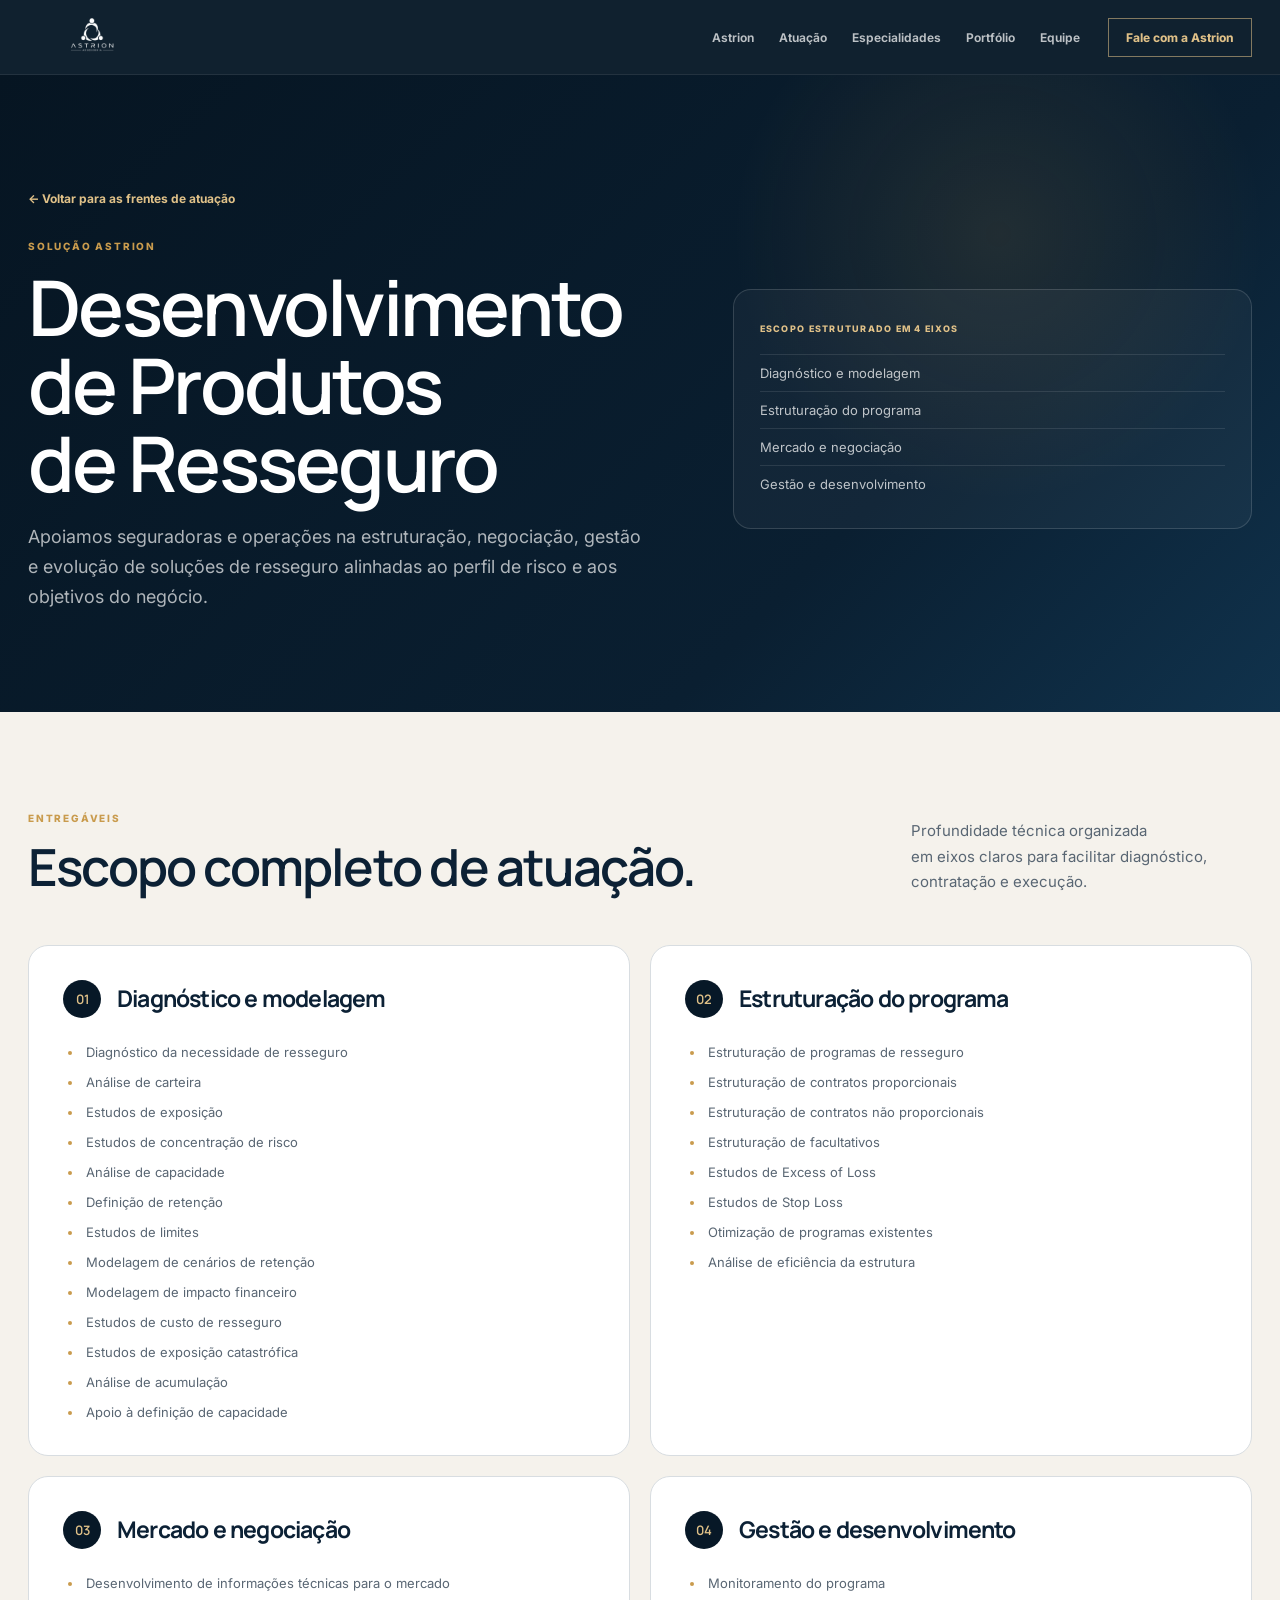
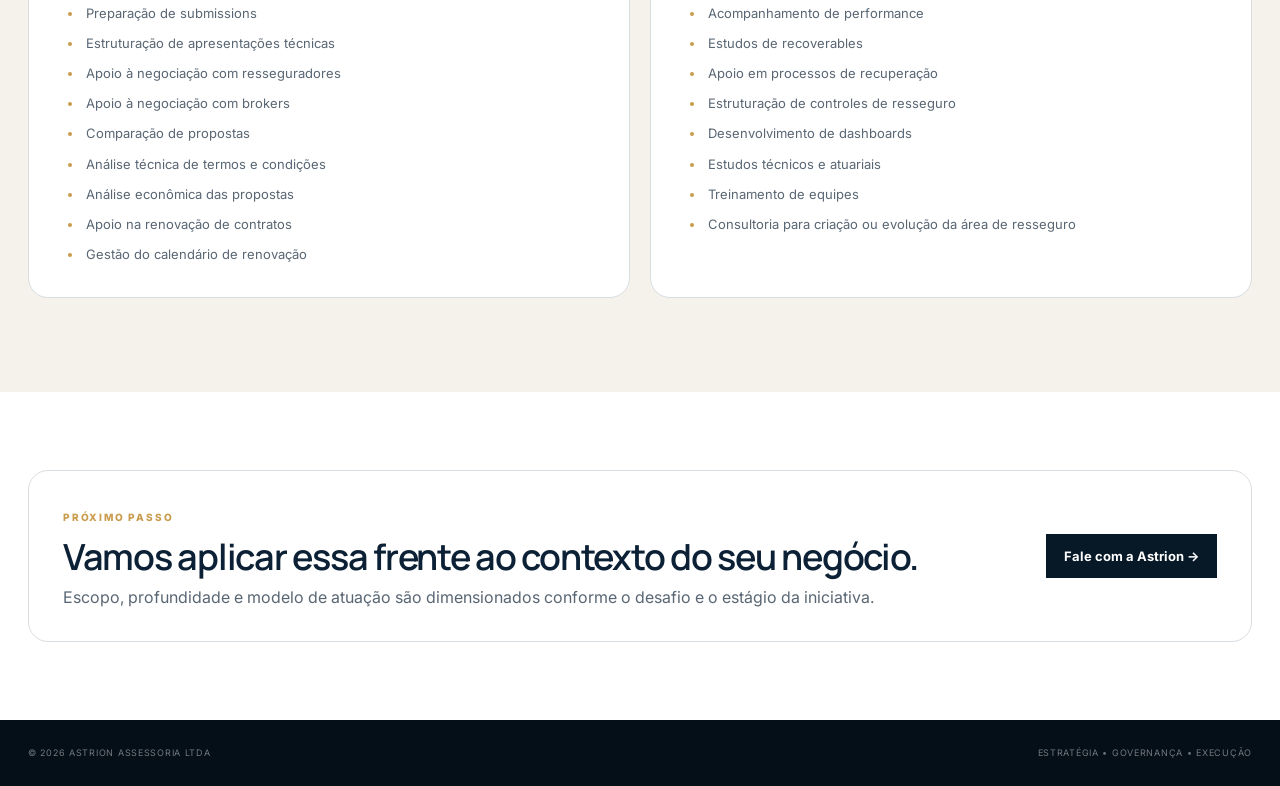
<file: servicos/resseguros.html>
<!doctype html><html lang="pt-BR"><head><meta charset="utf-8"><meta name="viewport" content="width=device-width,initial-scale=1,viewport-fit=cover"><meta name="theme-color" content="#071827"><meta name="description" content="Apoiamos seguradoras e operações na estruturação, negociação, gestão e evolução de soluções de resseguro alinhadas ao perfil de risco e aos objetivos do negócio."><title>Desenvolvimento de Produtos de Resseguro | Astrion Assessoria</title><link rel="preconnect" href="https://fonts.googleapis.com"><link rel="preconnect" href="https://fonts.gstatic.com" crossorigin><link href="https://fonts.googleapis.com/css2?family=Inter:wght@400;500;600;700&family=Manrope:wght@500;600;700&display=swap" rel="stylesheet"><link rel="stylesheet" href="../styles.css"></head><body class="service-page"><header class="site-header"><div class="container header-inner"><a class="brand" href="../index.html#inicio"><img src="../assets/astrion-logo.png" alt="Astrion Assessoria"></a><nav class="desktop-nav"><a href="../index.html#astrion">Astrion</a><a href="../index.html#atuacao">Atuação</a><a href="../index.html#especialidades">Especialidades</a><a href="../index.html#portfolio">Portfólio</a><a href="../index.html#equipe">Equipe</a></nav><a class="header-cta" href="../index.html#contato">Fale com a Astrion</a><details class="mobile-nav"><summary aria-label="Abrir menu"><span></span><span></span><span></span></summary><div class="mobile-panel"><a href="../index.html#atuacao">Atuação</a><a href="../index.html#especialidades">Especialidades</a><a href="../index.html#portfolio">Portfólio</a><a href="../index.html#equipe">Equipe</a><a href="../index.html#contato">Contato</a></div></details></div></header><main><section class="service-hero"><div class="container service-hero-grid"><div class="service-title-block"><div class="service-back-row"><a class="service-back" href="../index.html#atuacao">← Voltar para as frentes de atuação</a></div><span class="eyebrow service-eyebrow">SOLUÇÃO ASTRION</span><h1>Desenvolvimento de Produtos de Resseguro</h1><p>Apoiamos seguradoras e operações na estruturação, negociação, gestão e evolução de soluções de resseguro alinhadas ao perfil de risco e aos objetivos do negócio.</p></div><aside class="service-summary"><span>ESCOPO ESTRUTURADO EM 4 EIXOS</span><ul><li>Diagnóstico e modelagem</li><li>Estruturação do programa</li><li>Mercado e negociação</li><li>Gestão e desenvolvimento</li></ul></aside></div></section><section class="deliverables-section"><div class="container section-heading"><div><span class="eyebrow">ENTREGÁVEIS</span><h2>Escopo completo de atuação.</h2></div><p>Profundidade técnica organizada em eixos claros para facilitar diagnóstico, contratação e execução.</p></div><div class="container deliverable-grid"><article class="deliverable-group"><div class="deliverable-head"><b>01</b><h3>Diagnóstico e modelagem</h3></div><ul><li>Diagnóstico da necessidade de resseguro</li><li>Análise de carteira</li><li>Estudos de exposição</li><li>Estudos de concentração de risco</li><li>Análise de capacidade</li><li>Definição de retenção</li><li>Estudos de limites</li><li>Modelagem de cenários de retenção</li><li>Modelagem de impacto financeiro</li><li>Estudos de custo de resseguro</li><li>Estudos de exposição catastrófica</li><li>Análise de acumulação</li><li>Apoio à definição de capacidade</li></ul></article><article class="deliverable-group"><div class="deliverable-head"><b>02</b><h3>Estruturação do programa</h3></div><ul><li>Estruturação de programas de resseguro</li><li>Estruturação de contratos proporcionais</li><li>Estruturação de contratos não proporcionais</li><li>Estruturação de facultativos</li><li>Estudos de Excess of Loss</li><li>Estudos de Stop Loss</li><li>Otimização de programas existentes</li><li>Análise de eficiência da estrutura</li></ul></article><article class="deliverable-group"><div class="deliverable-head"><b>03</b><h3>Mercado e negociação</h3></div><ul><li>Desenvolvimento de informações técnicas para o mercado</li><li>Preparação de submissions</li><li>Estruturação de apresentações técnicas</li><li>Apoio à negociação com resseguradores</li><li>Apoio à negociação com brokers</li><li>Comparação de propostas</li><li>Análise técnica de termos e condições</li><li>Análise econômica das propostas</li><li>Apoio na renovação de contratos</li><li>Gestão do calendário de renovação</li></ul></article><article class="deliverable-group"><div class="deliverable-head"><b>04</b><h3>Gestão e desenvolvimento</h3></div><ul><li>Monitoramento do programa</li><li>Acompanhamento de performance</li><li>Estudos de recoverables</li><li>Apoio em processos de recuperação</li><li>Estruturação de controles de resseguro</li><li>Desenvolvimento de dashboards</li><li>Estudos técnicos e atuariais</li><li>Treinamento de equipes</li><li>Consultoria para criação ou evolução da área de resseguro</li></ul></article></div></section><section class="service-cta"><div class="container service-cta-box"><div><span class="eyebrow">PRÓXIMO PASSO</span><h2>Vamos aplicar essa frente ao contexto do seu negócio.</h2><p>Escopo, profundidade e modelo de atuação são dimensionados conforme o desafio e o estágio da iniciativa.</p></div><a href="../index.html#contato">Fale com a Astrion →</a></div></section></main><footer class="site-footer"><div class="container footer-inner"><span>© 2026 Astrion Assessoria LTDA</span><span>Estratégia • Governança • Execução</span></div></footer><script id="typography-qa">
(()=> {
  const rx=/(^|[\s(“"'])((?:A|O|E|a|o|e|de|do|da|dos|das|em|no|na|nos|nas|ao|aos|à|às))\s+(?=\S)/gu;
  document.querySelectorAll("main h1,main h2,main h3,main p,main li,main strong,main small,main span:not(.eyebrow),footer span").forEach(el=>{
    const w=document.createTreeWalker(el,NodeFilter.SHOW_TEXT);
    const nodes=[]; while(w.nextNode()) nodes.push(w.currentNode);
    nodes.forEach(n=>{ n.nodeValue=n.nodeValue.replace(rx,(m,p,w)=>p+w+"\u00A0"); });
  });
})();
</script></body></html>
</file>
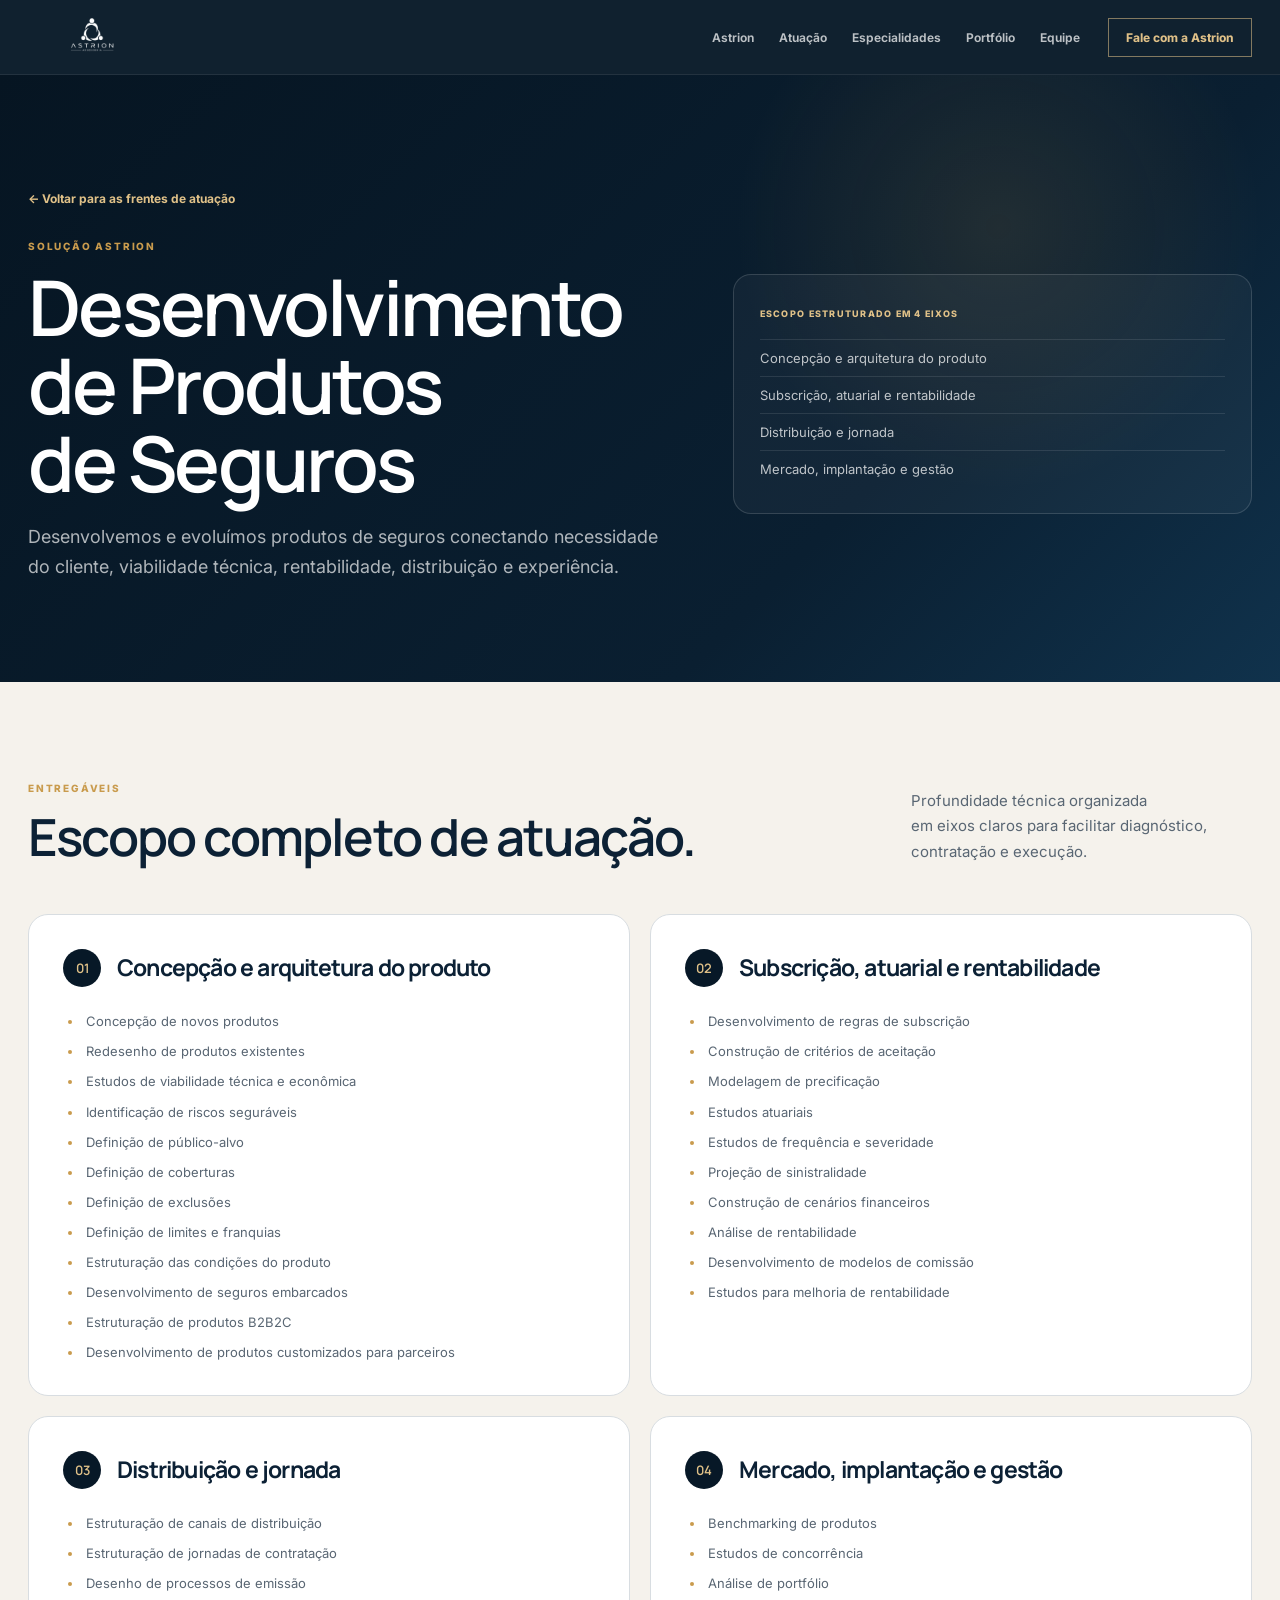
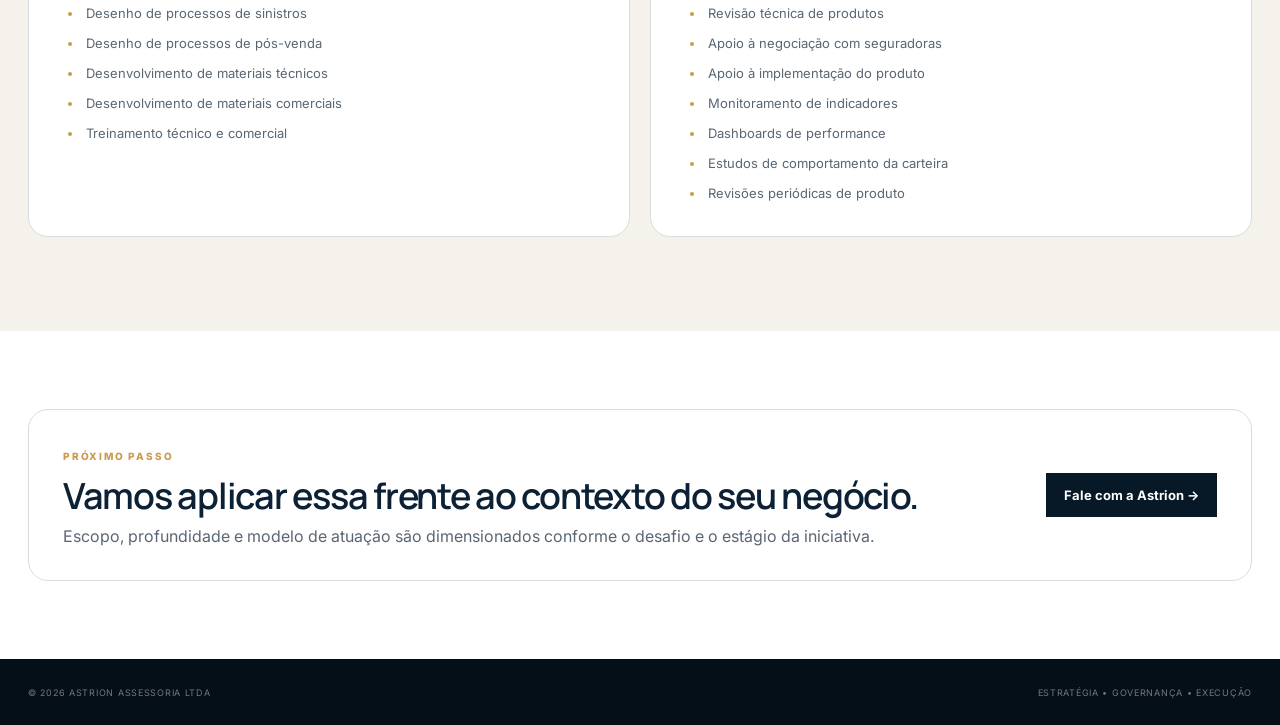
<file: servicos/seguros.html>
<!doctype html><html lang="pt-BR"><head><meta charset="utf-8"><meta name="viewport" content="width=device-width,initial-scale=1,viewport-fit=cover"><meta name="theme-color" content="#071827"><meta name="description" content="Desenvolvemos e evoluímos produtos de seguros conectando necessidade do cliente, viabilidade técnica, rentabilidade, distribuição e experiência."><title>Desenvolvimento de Produtos de Seguros | Astrion Assessoria</title><link rel="preconnect" href="https://fonts.googleapis.com"><link rel="preconnect" href="https://fonts.gstatic.com" crossorigin><link href="https://fonts.googleapis.com/css2?family=Inter:wght@400;500;600;700&family=Manrope:wght@500;600;700&display=swap" rel="stylesheet"><link rel="stylesheet" href="../styles.css">
<link rel="canonical" href="https://institucional.astrion360.com.br/">
<link rel="icon" type="image/png" href="https://institucional.astrion360.com.br/assets/astrion-logo.png">
<meta property="og:type" content="website">
<meta property="og:site_name" content="Astrion Assessoria">
<meta property="og:title" content="Desenvolvimento de Produtos de Seguros | Astrion Assessoria">
<meta property="og:description" content="Desenvolvemos e evoluímos produtos de seguros conectando necessidade do cliente, viabilidade técnica, rentabilidade, distribuição e experiência.">
<meta property="og:url" content="https://institucional.astrion360.com.br/">
<meta property="og:image" content="https://institucional.astrion360.com.br/assets/astrion-logo.png?v=20261002">
<meta property="og:image:secure_url" content="https://institucional.astrion360.com.br/assets/astrion-logo.png?v=20261002">
<meta property="og:image:type" content="image/png">
<meta property="og:image:alt" content="Astrion Assessoria">
<meta name="twitter:card" content="summary">
<meta name="twitter:title" content="Desenvolvimento de Produtos de Seguros | Astrion Assessoria">
<meta name="twitter:description" content="Desenvolvemos e evoluímos produtos de seguros conectando necessidade do cliente, viabilidade técnica, rentabilidade, distribuição e experiência.">
<meta name="twitter:image" content="https://institucional.astrion360.com.br/assets/astrion-logo.png?v=20261002">

</head><body class="service-page"><header class="site-header"><div class="container header-inner"><a class="brand" href="../index.html#inicio"><img src="../assets/astrion-logo.png" alt="Astrion Assessoria"></a><nav class="desktop-nav"><a href="../index.html#astrion">Astrion</a><a href="../index.html#atuacao">Atuação</a><a href="../index.html#especialidades">Especialidades</a><a href="../index.html#portfolio">Portfólio</a><a href="../index.html#equipe">Equipe</a></nav><a class="header-cta" href="../index.html#contato">Fale com a Astrion</a><details class="mobile-nav"><summary aria-label="Abrir menu"><span></span><span></span><span></span></summary><div class="mobile-panel"><a href="../index.html#atuacao">Atuação</a><a href="../index.html#especialidades">Especialidades</a><a href="../index.html#portfolio">Portfólio</a><a href="../index.html#equipe">Equipe</a><a href="../index.html#contato">Contato</a></div></details></div></header><main><section class="service-hero"><div class="container service-hero-grid"><div class="service-title-block"><div class="service-back-row"><a class="service-back" href="../index.html#atuacao">← Voltar para as frentes de atuação</a></div><span class="eyebrow service-eyebrow">SOLUÇÃO ASTRION</span><h1>Desenvolvimento de Produtos de Seguros</h1><p>Desenvolvemos e evoluímos produtos de seguros conectando necessidade do cliente, viabilidade técnica, rentabilidade, distribuição e experiência.</p></div><aside class="service-summary"><span>ESCOPO ESTRUTURADO EM 4 EIXOS</span><ul><li>Concepção e arquitetura do produto</li><li>Subscrição, atuarial e rentabilidade</li><li>Distribuição e jornada</li><li>Mercado, implantação e gestão</li></ul></aside></div></section><section class="deliverables-section"><div class="container section-heading"><div><span class="eyebrow">ENTREGÁVEIS</span><h2>Escopo completo de atuação.</h2></div><p>Profundidade técnica organizada em eixos claros para facilitar diagnóstico, contratação e execução.</p></div><div class="container deliverable-grid"><article class="deliverable-group"><div class="deliverable-head"><b>01</b><h3>Concepção e arquitetura do produto</h3></div><ul><li>Concepção de novos produtos</li><li>Redesenho de produtos existentes</li><li>Estudos de viabilidade técnica e econômica</li><li>Identificação de riscos seguráveis</li><li>Definição de público-alvo</li><li>Definição de coberturas</li><li>Definição de exclusões</li><li>Definição de limites e franquias</li><li>Estruturação das condições do produto</li><li>Desenvolvimento de seguros embarcados</li><li>Estruturação de produtos B2B2C</li><li>Desenvolvimento de produtos customizados para parceiros</li></ul></article><article class="deliverable-group"><div class="deliverable-head"><b>02</b><h3>Subscrição, atuarial e rentabilidade</h3></div><ul><li>Desenvolvimento de regras de subscrição</li><li>Construção de critérios de aceitação</li><li>Modelagem de precificação</li><li>Estudos atuariais</li><li>Estudos de frequência e severidade</li><li>Projeção de sinistralidade</li><li>Construção de cenários financeiros</li><li>Análise de rentabilidade</li><li>Desenvolvimento de modelos de comissão</li><li>Estudos para melhoria de rentabilidade</li></ul></article><article class="deliverable-group"><div class="deliverable-head"><b>03</b><h3>Distribuição e jornada</h3></div><ul><li>Estruturação de canais de distribuição</li><li>Estruturação de jornadas de contratação</li><li>Desenho de processos de emissão</li><li>Desenho de processos de sinistros</li><li>Desenho de processos de pós-venda</li><li>Desenvolvimento de materiais técnicos</li><li>Desenvolvimento de materiais comerciais</li><li>Treinamento técnico e comercial</li></ul></article><article class="deliverable-group"><div class="deliverable-head"><b>04</b><h3>Mercado, implantação e gestão</h3></div><ul><li>Benchmarking de produtos</li><li>Estudos de concorrência</li><li>Análise de portfólio</li><li>Revisão técnica de produtos</li><li>Apoio à negociação com seguradoras</li><li>Apoio à implementação do produto</li><li>Monitoramento de indicadores</li><li>Dashboards de performance</li><li>Estudos de comportamento da carteira</li><li>Revisões periódicas de produto</li></ul></article></div></section><section class="service-cta"><div class="container service-cta-box"><div><span class="eyebrow">PRÓXIMO PASSO</span><h2>Vamos aplicar essa frente ao contexto do seu negócio.</h2><p>Escopo, profundidade e modelo de atuação são dimensionados conforme o desafio e o estágio da iniciativa.</p></div><a href="../index.html#contato">Fale com a Astrion →</a></div></section></main><footer class="site-footer"><div class="container footer-inner"><span>© 2026 Astrion Assessoria LTDA</span><span>Estratégia • Governança • Execução</span></div></footer><script id="typography-qa">
(()=> {
  const rx=/(^|[\s(“"'])((?:A|O|E|a|o|e|de|do|da|dos|das|em|no|na|nos|nas|ao|aos|à|às))\s+(?=\S)/gu;
  document.querySelectorAll("main h1,main h2,main h3,main p,main li,main strong,main small,main span:not(.eyebrow),footer span").forEach(el=>{
    const w=document.createTreeWalker(el,NodeFilter.SHOW_TEXT);
    const nodes=[]; while(w.nextNode()) nodes.push(w.currentNode);
    nodes.forEach(n=>{ n.nodeValue=n.nodeValue.replace(rx,(m,p,w)=>p+w+"\u00A0"); });
  });
})();
</script></body></html>
</file>
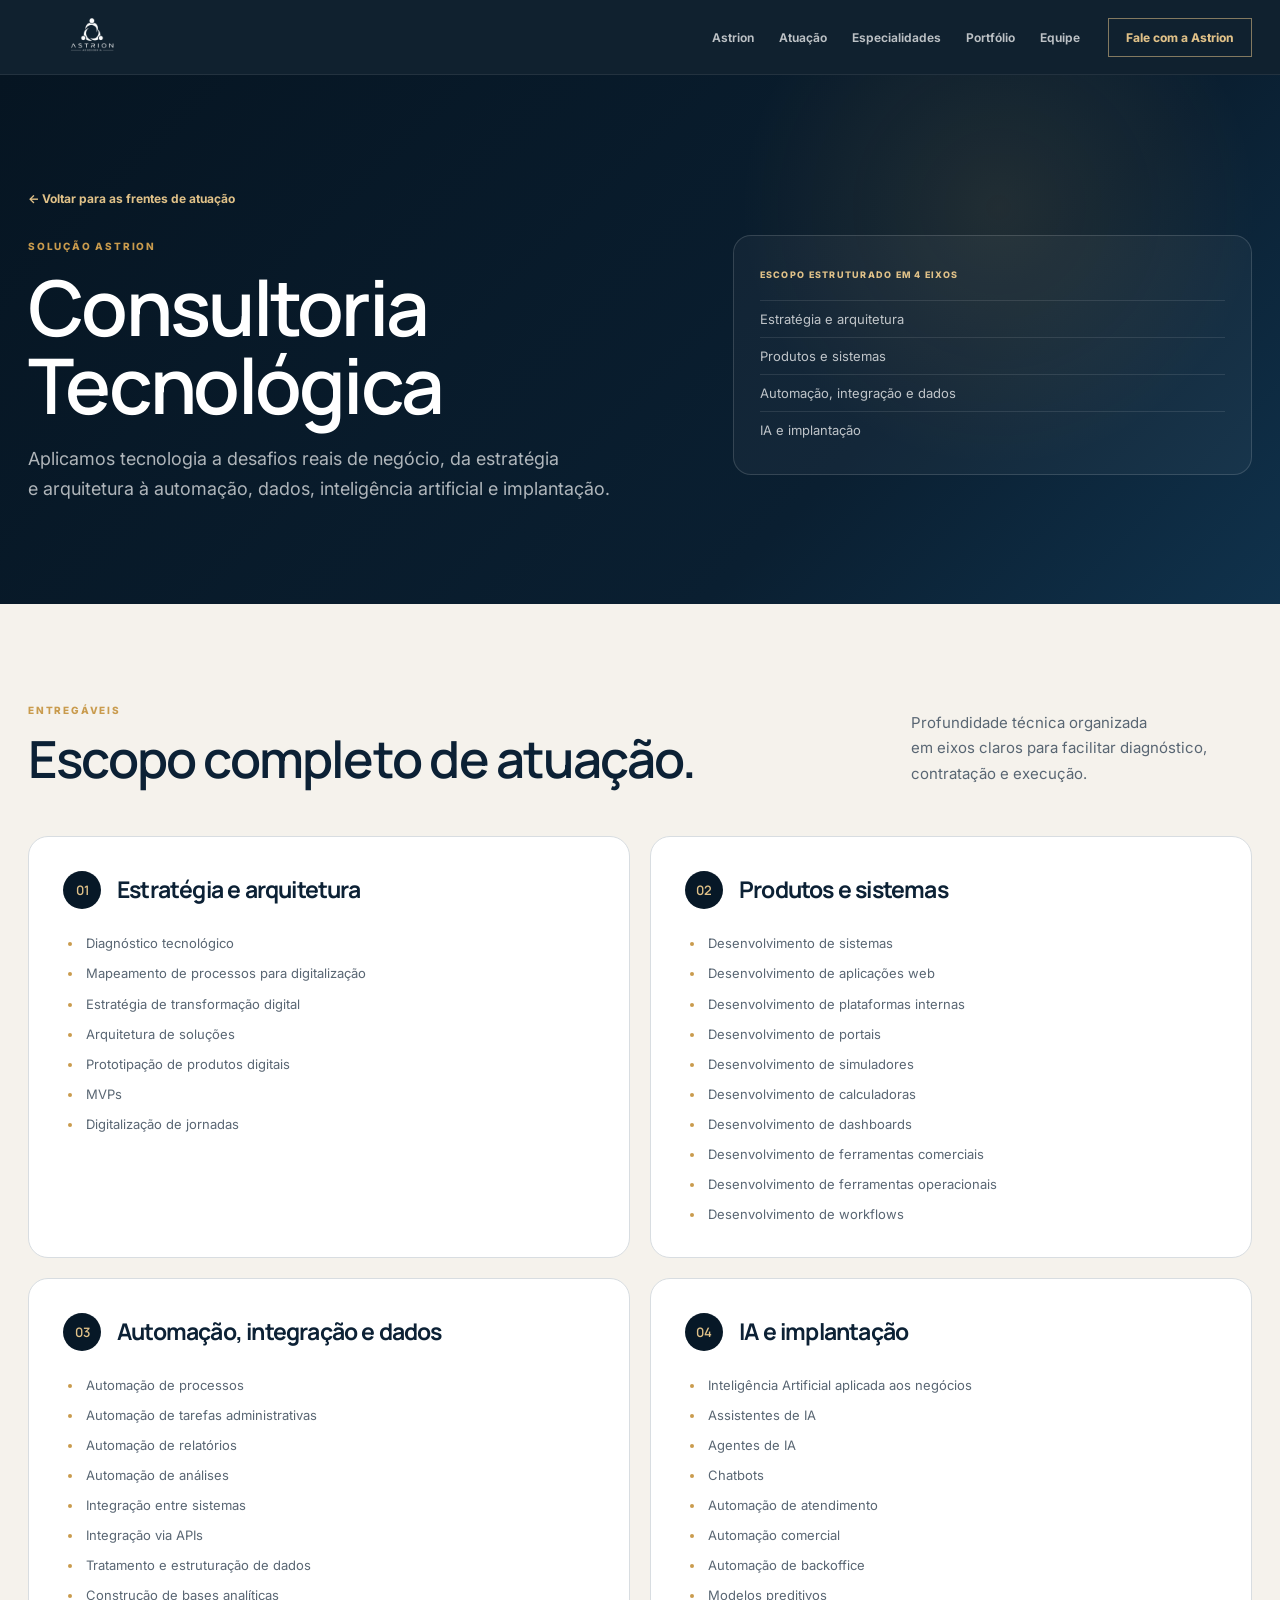
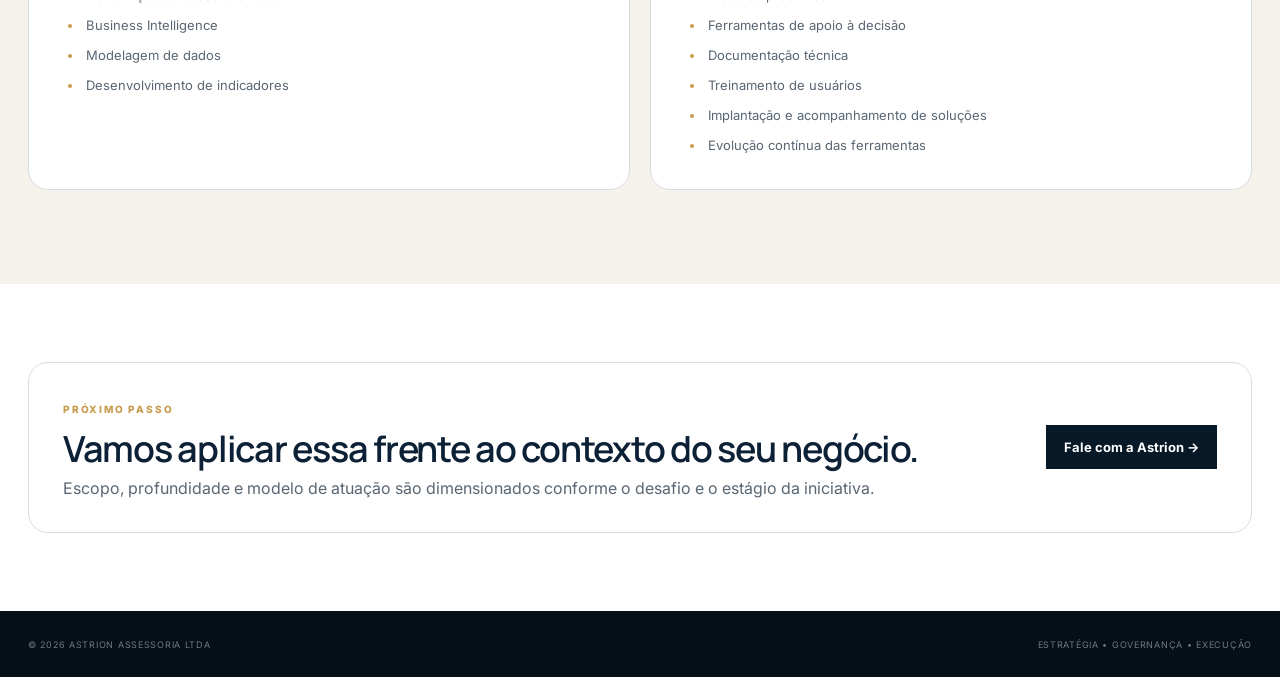
<file: servicos/tecnologia.html>
<!doctype html><html lang="pt-BR"><head><meta charset="utf-8"><meta name="viewport" content="width=device-width,initial-scale=1,viewport-fit=cover"><meta name="theme-color" content="#071827"><meta name="description" content="Aplicamos tecnologia a desafios reais de negócio, da estratégia e arquitetura à automação, dados, inteligência artificial e implantação."><title>Consultoria Tecnológica | Astrion Assessoria</title><link rel="preconnect" href="https://fonts.googleapis.com"><link rel="preconnect" href="https://fonts.gstatic.com" crossorigin><link href="https://fonts.googleapis.com/css2?family=Inter:wght@400;500;600;700&family=Manrope:wght@500;600;700&display=swap" rel="stylesheet"><link rel="stylesheet" href="../styles.css">
<link rel="canonical" href="https://institucional.astrion360.com.br/">
<link rel="icon" type="image/png" href="https://institucional.astrion360.com.br/assets/astrion-logo.png">
<meta property="og:type" content="website">
<meta property="og:site_name" content="Astrion Assessoria">
<meta property="og:title" content="Consultoria Tecnológica | Astrion Assessoria">
<meta property="og:description" content="Aplicamos tecnologia a desafios reais de negócio, da estratégia e arquitetura à automação, dados, inteligência artificial e implantação.">
<meta property="og:url" content="https://institucional.astrion360.com.br/">
<meta property="og:image" content="https://institucional.astrion360.com.br/assets/astrion-logo.png?v=20261002">
<meta property="og:image:secure_url" content="https://institucional.astrion360.com.br/assets/astrion-logo.png?v=20261002">
<meta property="og:image:type" content="image/png">
<meta property="og:image:alt" content="Astrion Assessoria">
<meta name="twitter:card" content="summary">
<meta name="twitter:title" content="Consultoria Tecnológica | Astrion Assessoria">
<meta name="twitter:description" content="Aplicamos tecnologia a desafios reais de negócio, da estratégia e arquitetura à automação, dados, inteligência artificial e implantação.">
<meta name="twitter:image" content="https://institucional.astrion360.com.br/assets/astrion-logo.png?v=20261002">

</head><body class="service-page"><header class="site-header"><div class="container header-inner"><a class="brand" href="../index.html#inicio"><img src="../assets/astrion-logo.png" alt="Astrion Assessoria"></a><nav class="desktop-nav"><a href="../index.html#astrion">Astrion</a><a href="../index.html#atuacao">Atuação</a><a href="../index.html#especialidades">Especialidades</a><a href="../index.html#portfolio">Portfólio</a><a href="../index.html#equipe">Equipe</a></nav><a class="header-cta" href="../index.html#contato">Fale com a Astrion</a><details class="mobile-nav"><summary aria-label="Abrir menu"><span></span><span></span><span></span></summary><div class="mobile-panel"><a href="../index.html#atuacao">Atuação</a><a href="../index.html#especialidades">Especialidades</a><a href="../index.html#portfolio">Portfólio</a><a href="../index.html#equipe">Equipe</a><a href="../index.html#contato">Contato</a></div></details></div></header><main><section class="service-hero"><div class="container service-hero-grid"><div class="service-title-block"><div class="service-back-row"><a class="service-back" href="../index.html#atuacao">← Voltar para as frentes de atuação</a></div><span class="eyebrow service-eyebrow">SOLUÇÃO ASTRION</span><h1>Consultoria Tecnológica</h1><p>Aplicamos tecnologia a desafios reais de negócio, da estratégia e arquitetura à automação, dados, inteligência artificial e implantação.</p></div><aside class="service-summary"><span>ESCOPO ESTRUTURADO EM 4 EIXOS</span><ul><li>Estratégia e arquitetura</li><li>Produtos e sistemas</li><li>Automação, integração e dados</li><li>IA e implantação</li></ul></aside></div></section><section class="deliverables-section"><div class="container section-heading"><div><span class="eyebrow">ENTREGÁVEIS</span><h2>Escopo completo de atuação.</h2></div><p>Profundidade técnica organizada em eixos claros para facilitar diagnóstico, contratação e execução.</p></div><div class="container deliverable-grid"><article class="deliverable-group"><div class="deliverable-head"><b>01</b><h3>Estratégia e arquitetura</h3></div><ul><li>Diagnóstico tecnológico</li><li>Mapeamento de processos para digitalização</li><li>Estratégia de transformação digital</li><li>Arquitetura de soluções</li><li>Prototipação de produtos digitais</li><li>MVPs</li><li>Digitalização de jornadas</li></ul></article><article class="deliverable-group"><div class="deliverable-head"><b>02</b><h3>Produtos e sistemas</h3></div><ul><li>Desenvolvimento de sistemas</li><li>Desenvolvimento de aplicações web</li><li>Desenvolvimento de plataformas internas</li><li>Desenvolvimento de portais</li><li>Desenvolvimento de simuladores</li><li>Desenvolvimento de calculadoras</li><li>Desenvolvimento de dashboards</li><li>Desenvolvimento de ferramentas comerciais</li><li>Desenvolvimento de ferramentas operacionais</li><li>Desenvolvimento de workflows</li></ul></article><article class="deliverable-group"><div class="deliverable-head"><b>03</b><h3>Automação, integração e dados</h3></div><ul><li>Automação de processos</li><li>Automação de tarefas administrativas</li><li>Automação de relatórios</li><li>Automação de análises</li><li>Integração entre sistemas</li><li>Integração via APIs</li><li>Tratamento e estruturação de dados</li><li>Construção de bases analíticas</li><li>Business Intelligence</li><li>Modelagem de dados</li><li>Desenvolvimento de indicadores</li></ul></article><article class="deliverable-group"><div class="deliverable-head"><b>04</b><h3>IA e implantação</h3></div><ul><li>Inteligência Artificial aplicada aos negócios</li><li>Assistentes de IA</li><li>Agentes de IA</li><li>Chatbots</li><li>Automação de atendimento</li><li>Automação comercial</li><li>Automação de backoffice</li><li>Modelos preditivos</li><li>Ferramentas de apoio à decisão</li><li>Documentação técnica</li><li>Treinamento de usuários</li><li>Implantação e acompanhamento de soluções</li><li>Evolução contínua das ferramentas</li></ul></article></div></section><section class="service-cta"><div class="container service-cta-box"><div><span class="eyebrow">PRÓXIMO PASSO</span><h2>Vamos aplicar essa frente ao contexto do seu negócio.</h2><p>Escopo, profundidade e modelo de atuação são dimensionados conforme o desafio e o estágio da iniciativa.</p></div><a href="../index.html#contato">Fale com a Astrion →</a></div></section></main><footer class="site-footer"><div class="container footer-inner"><span>© 2026 Astrion Assessoria LTDA</span><span>Estratégia • Governança • Execução</span></div></footer><script id="typography-qa">
(()=> {
  const rx=/(^|[\s(“"'])((?:A|O|E|a|o|e|de|do|da|dos|das|em|no|na|nos|nas|ao|aos|à|às))\s+(?=\S)/gu;
  document.querySelectorAll("main h1,main h2,main h3,main p,main li,main strong,main small,main span:not(.eyebrow),footer span").forEach(el=>{
    const w=document.createTreeWalker(el,NodeFilter.SHOW_TEXT);
    const nodes=[]; while(w.nextNode()) nodes.push(w.currentNode);
    nodes.forEach(n=>{ n.nodeValue=n.nodeValue.replace(rx,(m,p,w)=>p+w+"\u00A0"); });
  });
})();
</script></body></html>
</file>
<file: styles.css>
:root{--navy:#071827;--navy2:#0b2235;--navy3:#12344e;--ink:#0c2135;--graphite:#171d23;--slate:#596673;--muted:#89939c;--paper:#f5f2ec;--white:#fff;--line:#d8dde1;--gold:#c99b4d;--gold2:#e0c188;--gold3:#efe4cf;--shadow:0 20px 60px rgba(7,24,39,.12);--shadow2:0 30px 80px rgba(7,24,39,.18);--r:18px;--max:1240px;--ease:cubic-bezier(.2,.7,.2,1)}*{box-sizing:border-box}html{scroll-behavior:smooth}body{margin:0;background:var(--paper);color:var(--ink);font-family:Inter,Arial,sans-serif;-webkit-font-smoothing:antialiased}a{text-decoration:none;color:inherit}img{display:block;max-width:100%}.container{width:min(var(--max),calc(100% - 56px));margin:0 auto}.site-header{position:sticky;top:0;z-index:100;background:rgba(7,24,39,.96);backdrop-filter:blur(18px);border-bottom:1px solid rgba(255,255,255,.08)}.header-inner{height:74px;display:flex;align-items:center;gap:28px}.brand{width:128px;flex:none}.brand img{width:100%;height:48px;object-fit:contain;filter:brightness(0) invert(1)}.desktop-nav{display:flex;gap:25px;margin-left:auto}.desktop-nav a{font-size:12px;font-weight:650;color:rgba(255,255,255,.72);transition:.24s var(--ease)}.desktop-nav a:hover{color:#fff}.header-cta{padding:11px 17px;border:1px solid rgba(224,193,136,.55);color:var(--gold2);font-size:12px;font-weight:750}.mobile-nav{display:none;margin-left:auto;position:relative}.mobile-nav summary{list-style:none;width:44px;height:44px;display:grid;place-content:center;gap:5px}.mobile-nav summary::-webkit-details-marker{display:none}.mobile-nav summary span{width:22px;height:2px;background:#fff}.mobile-panel{position:absolute;right:0;top:50px;width:min(320px,88vw);display:grid;background:var(--navy);border:1px solid rgba(255,255,255,.1);box-shadow:var(--shadow);padding:14px}.mobile-panel a{padding:13px 10px;border-bottom:1px solid rgba(255,255,255,.08);color:#fff;font-size:14px}.eyebrow{display:inline-block;margin-bottom:15px;color:var(--gold);font-size:10px;font-weight:800;letter-spacing:.18em;text-transform:uppercase}h1,h2,h3,p{margin-top:0}h1,h2,h3{font-family:Manrope,Inter,sans-serif;letter-spacing:-.035em}h1{font-size:clamp(47px,5.7vw,80px);line-height:1.015;margin-bottom:26px;font-weight:600}h2{font-size:clamp(35px,4vw,56px);line-height:1.08;margin-bottom:0;font-weight:600}h3{font-size:21px;line-height:1.22}.lead{font-size:20px;line-height:1.58;color:var(--slate)}.section{padding:106px 0}.section-white{background:#fff}.section-light{background:var(--paper)}.section-navy{background:var(--navy);color:#fff}.section-heading{display:grid;grid-template-columns:minmax(0,1.55fr) minmax(300px,.65fr);gap:70px;align-items:end;margin-bottom:50px}.section-heading>p{margin:0;max-width:500px;justify-self:end;color:var(--slate);font-size:15px;line-height:1.7}.section-heading.inverse>p{color:rgba(255,255,255,.64)}.section-heading.inverse h2{color:#fff}.hero{background:radial-gradient(circle at 77% 25%,rgba(201,155,77,.15),transparent 27%),linear-gradient(135deg,#061522,#0a1f31 66%,#10324c);color:#fff;overflow:hidden}.hero-grid{min-height:calc(100svh - 74px);padding:74px 0 88px;display:grid;grid-template-columns:1.08fr .92fr;gap:64px;align-items:center}.hero-copy p{max-width:760px;font-size:18px;line-height:1.7;color:rgba(255,255,255,.7)}.hero-actions{display:flex;gap:12px;flex-wrap:wrap;margin-top:30px}.btn{padding:14px 19px;font-size:13px;font-weight:750;border:1px solid transparent;transition:.25s var(--ease)}.btn-gold{background:var(--gold);color:#10202d}.btn-ghost{border-color:rgba(255,255,255,.24)}.btn:hover{transform:translateY(-2px)}.hero-system{position:relative;padding:28px;border:1px solid rgba(255,255,255,.13);border-radius:28px;background:linear-gradient(180deg,rgba(255,255,255,.055),rgba(255,255,255,.018));box-shadow:0 34px 100px rgba(0,0,0,.24);overflow:hidden}.hero-system:before{content:"";position:absolute;width:420px;height:420px;border-radius:50%;right:-190px;top:-180px;border:1px solid rgba(224,193,136,.14)}.hero-system-head{display:flex;align-items:center;justify-content:space-between;margin-bottom:24px}.hero-system-head span{font-size:9px;letter-spacing:.17em;color:var(--gold2);font-weight:800}.hero-system-head img{width:68px;filter:brightness(0) invert(1);opacity:.9}.hero-roadmap{position:relative;display:grid;gap:10px}.hero-roadmap:before{content:"";position:absolute;left:30px;top:38px;bottom:38px;width:1px;background:linear-gradient(var(--gold2),rgba(224,193,136,.18))}.hero-roadmap article{position:relative;display:grid;grid-template-columns:62px 1fr;gap:20px;padding:18px 20px 18px 0;border:1px solid rgba(255,255,255,.08);border-radius:16px;background:rgba(4,15,24,.34);transition:.28s var(--ease)}.hero-roadmap article b{position:relative;z-index:2;width:38px;height:38px;margin-left:11px;border-radius:50%;display:grid;place-items:center;background:var(--navy);border:1px solid rgba(224,193,136,.6);font:600 15px Manrope;color:var(--gold2)}.hero-roadmap small{font-size:8px;letter-spacing:.14em;color:rgba(224,193,136,.78)}.hero-roadmap h3{margin:4px 0 6px;font-size:21px}.hero-roadmap p{margin:0;font-size:12px;line-height:1.55;color:rgba(255,255,255,.58)}.hero-system-foot{display:flex;align-items:center;gap:14px;margin-top:20px;color:rgba(255,255,255,.48);font-size:9px;letter-spacing:.12em;text-transform:uppercase}.hero-system-foot i{height:1px;background:linear-gradient(90deg,var(--gold),rgba(224,193,136,.15));flex:1}.executive-strip{border-top:1px solid rgba(255,255,255,.09);border-bottom:1px solid rgba(255,255,255,.09);background:rgba(3,13,21,.45)}.strip-grid{display:grid;grid-template-columns:repeat(5,1fr)}.strip-grid>div{position:relative;min-height:108px;padding:21px 20px 18px;border-left:1px solid rgba(255,255,255,.08);transition:.28s var(--ease)}.strip-grid>div:first-child{border-left:none}.strip-grid em{position:absolute;right:15px;top:15px;font-style:normal;font:600 22px Manrope;color:rgba(224,193,136,.13)}.strip-grid span{display:block;font-size:8px;letter-spacing:.15em;color:var(--gold2);font-weight:800;margin-bottom:8px}.strip-grid strong{display:block;max-width:170px;color:#fff;font-size:13px;line-height:1.35}.origin-grid{display:grid;grid-template-columns:1.15fr .85fr;gap:86px;align-items:start}.origin-story p{font-size:16px;line-height:1.72;color:var(--slate)}.origin-story .lead{font-size:21px;color:var(--ink)}.origin-emphasis{padding:20px 22px;border-left:3px solid var(--gold);background:#fff;box-shadow:var(--shadow);color:var(--ink)!important;font-weight:600}.origin-pillars{display:grid;grid-template-columns:repeat(3,1fr);gap:16px;margin-top:58px}.origin-pillars article{padding:30px;border:1px solid var(--line);border-radius:var(--r);background:#fff;min-height:215px}.origin-pillars span{font-size:9px;color:var(--gold);font-weight:800}.origin-pillars h3{margin:34px 0 10px}.origin-pillars p{margin:0;color:var(--slate);font-size:14px;line-height:1.62}.services-grid{display:grid;grid-template-columns:repeat(12,1fr);gap:14px}.service-card{min-height:260px;padding:28px;border:1px solid rgba(255,255,255,.13);border-radius:var(--r);background:rgba(255,255,255,.026);display:flex;flex-direction:column;transition:.28s var(--ease)}.service-card:nth-child(-n+3){grid-column:span 4}.service-card:nth-child(n+4){grid-column:span 3}.service-top{display:flex;align-items:center;justify-content:space-between}.service-top b{font-size:9px;color:var(--gold2)}.service-top span{font-size:10px;color:rgba(255,255,255,.35)}.service-card h3{margin:38px 0 12px;color:#fff}.service-card p{font-size:13px;line-height:1.63;color:rgba(255,255,255,.58);margin:0}.service-link{margin-top:auto;padding-top:20px;color:var(--gold2);font-size:12px;font-weight:700}.service-link span{display:inline-block;transition:.2s var(--ease)}.scope-grid{display:grid;grid-template-columns:repeat(12,1fr);gap:16px}.scope-card{padding:30px;border:1px solid var(--line);border-radius:var(--r);background:#fff;min-height:240px;grid-column:span 4}.scope-card:nth-child(n+4){grid-column:span 3}.scope-primary{background:var(--navy);color:#fff}.scope-card>span{font-size:9px;letter-spacing:.12em;color:var(--gold);font-weight:800}.scope-card h3{font-size:24px;margin:28px 0 12px}.scope-card p{font-size:14px;line-height:1.63;color:var(--slate);margin:0}.scope-primary p{color:rgba(255,255,255,.62)}.scope-card ul{list-style:none;padding:0;margin:24px 0 0;display:grid;grid-template-columns:1fr 1fr;gap:0 18px}.scope-card li{padding:9px 0;border-top:1px solid rgba(255,255,255,.12);font-size:12px;color:rgba(255,255,255,.78)}.method-section{background:radial-gradient(circle at 78% 18%,rgba(201,155,77,.09),transparent 24%),#171d23;color:#fff}.method-grid{display:grid;grid-template-columns:repeat(3,1fr);gap:14px}.method-card{position:relative;padding:28px;border:1px solid rgba(255,255,255,.12);border-radius:var(--r);background:#202830;min-height:230px;overflow:hidden}.method-card:before{content:"";position:absolute;left:0;top:0;width:100%;height:2px;background:linear-gradient(90deg,var(--gold),transparent);transform:scaleX(.24);transform-origin:left;transition:.28s var(--ease)}.method-card b{font:600 28px Manrope;color:rgba(224,193,136,.18)}.method-card small{display:block;margin-top:22px;font-size:8px;letter-spacing:.14em;color:var(--gold2)}.method-card h3{margin:7px 0 10px;color:#fff}.method-card p{margin:0;font-size:13px;line-height:1.62;color:rgba(255,255,255,.6)}.governance-controls{display:grid;grid-template-columns:repeat(5,1fr);gap:10px;margin-top:26px}.governance-controls div{padding:16px;border:1px solid rgba(255,255,255,.1);border-radius:12px;background:rgba(255,255,255,.025)}.governance-controls span{display:block;font-size:8px;letter-spacing:.12em;color:var(--gold2);margin-bottom:6px}.governance-controls strong{font-size:11px;color:rgba(255,255,255,.76)}.integrator-grid{display:grid;grid-template-columns:.85fr 1.15fr;gap:78px;align-items:center}.integrator-copy h2{max-width:540px}.integrator-copy>p{font-size:17px;line-height:1.68;color:var(--slate);max-width:540px}.integrator-proof{margin-top:28px;padding:19px 20px;border-left:3px solid var(--gold);background:#fff;box-shadow:var(--shadow)}.integrator-proof strong{display:block;margin-bottom:5px}.integrator-proof span{font-size:13px;line-height:1.58;color:var(--slate)}.system-map{position:relative;display:grid;grid-template-columns:repeat(3,1fr);grid-template-rows:repeat(3,122px);gap:14px;padding:28px;border:1px solid var(--line);border-radius:30px;background:linear-gradient(145deg,#fff,#f0ede6);box-shadow:var(--shadow);overflow:hidden}.system-glow{position:absolute;width:380px;height:380px;border-radius:50%;background:radial-gradient(circle,rgba(201,155,77,.14),transparent 68%);left:50%;top:50%;transform:translate(-50%,-50%)}.system-node,.system-core{position:relative;z-index:2;border-radius:15px;display:grid;place-items:center;text-align:center}.system-node{background:var(--navy);color:#fff;padding:14px;font-size:12px;font-weight:700;box-shadow:0 14px 34px rgba(7,24,39,.12);transition:.28s var(--ease)}.system-core{grid-column:2;grid-row:2;background:#fff;border:1px solid rgba(201,155,77,.45);box-shadow:0 18px 48px rgba(7,24,39,.12);padding:12px}.system-core img{width:88px;margin:0 auto 6px}.system-core strong{font-size:10px;letter-spacing:.12em}.system-core span{font-size:9px;color:var(--slate);margin-top:3px}.n1{grid-column:2;grid-row:1}.n2{grid-column:3;grid-row:1}.n3{grid-column:3;grid-row:2}.n4{grid-column:3;grid-row:3}.n5{grid-column:2;grid-row:3}.n6{grid-column:1;grid-row:3}.n7{grid-column:1;grid-row:2}.n8{grid-column:1;grid-row:1}.metrics-grid{display:grid;grid-template-columns:repeat(5,1fr);gap:14px}.metric-card{padding:27px 24px;border:1px solid var(--line);border-radius:var(--r);background:#fff;min-height:235px;box-shadow:0 14px 40px rgba(7,24,39,.07)}.metric-card span{font-size:9px;letter-spacing:.12em;color:var(--gold);font-weight:800}.metric-card strong{display:block;margin:24px 0 10px;font:600 43px Manrope;color:var(--navy)}.metric-card p{font-size:13px;line-height:1.58;color:var(--slate);margin:0}.metric-highlight{background:var(--navy);border-color:var(--navy)}.metric-highlight strong{color:#fff}.metric-highlight p{color:rgba(255,255,255,.66)}.references-grid{display:grid;grid-template-columns:repeat(3,1fr);gap:16px}.reference-card{padding:28px;border:1px solid var(--line);border-radius:var(--r);background:#fff;min-height:218px}.reference-card b{font-size:9px;color:var(--gold)}.reference-card h3{margin:30px 0 10px}.reference-card p{font-size:14px;line-height:1.62;color:var(--slate);margin:0}.team-section{background:linear-gradient(140deg,#061522,#0b2134 68%,#10324c);color:#fff}.team-grid{display:grid;grid-template-columns:repeat(3,1fr);gap:24px}.person-card{background:#fff;color:var(--ink);border-radius:var(--r);overflow:hidden;display:flex;flex-direction:column;box-shadow:0 14px 42px rgba(0,0,0,.16)}.portrait{aspect-ratio:4/5;overflow:hidden;background:#d9d7d1}.portrait img{width:100%;height:100%;object-fit:cover;object-position:center 15%;transition:.35s var(--ease)}.person-copy{padding:22px 22px 25px;display:flex;flex-direction:column;flex:1}.person-tag{font-size:8px;letter-spacing:.12em;text-transform:uppercase;color:var(--gold);font-weight:800;margin-bottom:8px}.person-copy h3{font-size:21px;margin-bottom:7px}.role{font-size:10px;line-height:1.4;font-weight:800;letter-spacing:.04em;text-transform:uppercase;color:#9a7435;margin-bottom:14px}.person-copy p:last-child{font-size:13px;line-height:1.62;color:var(--slate);margin:0}.engagement-grid{display:grid;grid-template-columns:repeat(4,1fr);gap:14px}.engagement-card{padding:28px;border:1px solid var(--line);border-radius:var(--r);background:#fff;min-height:250px;display:flex;flex-direction:column}.engagement-card b{font-size:9px;color:var(--gold)}.engagement-card h3{margin:34px 0 10px}.engagement-card p{font-size:13px;line-height:1.62;color:var(--slate);margin:0}.engagement-card>span{margin-top:auto;padding-top:24px;font-size:10px;letter-spacing:.08em;text-transform:uppercase;color:#8e6d34;font-weight:800}.contact-section{padding:100px 0;background:radial-gradient(circle at 78% 30%,rgba(201,155,77,.11),transparent 25%),linear-gradient(135deg,#06131f,#0b2134 70%,#113650);color:#fff}.contact-grid{display:grid;grid-template-columns:1.25fr .75fr;gap:78px;align-items:center}.signature-copy h2{max-width:680px}.astrion-signature{display:grid;grid-template-columns:repeat(7,1fr);gap:10px;margin-top:38px}.astrion-signature div{min-width:0;padding-top:14px;border-top:1px solid rgba(224,193,136,.3)}.astrion-signature b{display:inline;font:600 24px Manrope;color:var(--gold2)}.astrion-signature span{font-size:11px;color:rgba(255,255,255,.68)}.contact-panel{padding:34px;border:1px solid rgba(255,255,255,.15);border-radius:22px;background:rgba(255,255,255,.045);box-shadow:0 24px 60px rgba(0,0,0,.12)}.contact-brand{display:flex;align-items:center;justify-content:space-between;gap:20px}.contact-brand img{width:130px;filter:brightness(0) invert(1)}.contact-brand span{font-size:8px;letter-spacing:.14em;color:var(--gold2)}.contact-rule{height:1px;background:linear-gradient(90deg,var(--gold),rgba(224,193,136,.08));margin:24px 0}.contact-panel h3{font-size:24px;margin-bottom:10px}.contact-panel p{font-size:14px;line-height:1.62;color:rgba(255,255,255,.62)}.contact-links{display:grid;gap:8px;margin-top:22px}.contact-links a{font-size:13px;color:var(--gold2);font-weight:650}.site-footer{background:#050f18;color:rgba(255,255,255,.44);font-size:9px;letter-spacing:.08em;text-transform:uppercase}.footer-inner{min-height:66px;display:flex;align-items:center;justify-content:space-between;gap:20px}.reveal-card,.system-node,.strip-grid>div{transition:transform .28s var(--ease),box-shadow .28s var(--ease),border-color .28s var(--ease),background-color .28s var(--ease)}@media(hover:hover) and (pointer:fine){.hero-roadmap article:hover{transform:translateX(6px);border-color:rgba(224,193,136,.42);background:rgba(255,255,255,.055)}.strip-grid>div:hover{background:rgba(255,255,255,.045)}.service-card:hover,.scope-card:hover,.origin-pillars article:hover,.method-card:hover,.metric-card:hover,.reference-card:hover,.person-card:hover,.engagement-card:hover{transform:translateY(-6px);box-shadow:var(--shadow2);border-color:rgba(201,155,77,.5)}.service-card:hover{background:rgba(255,255,255,.055)}.service-card:hover .service-link span{transform:translateX(5px)}.method-card:hover{background:#25303a}.method-card:hover:before{transform:scaleX(1)}.system-node:hover{transform:translateY(-5px) scale(1.015);background:var(--navy3);box-shadow:var(--shadow2)}.person-card:hover .portrait img{transform:scale(1.035)}}a:focus-visible,summary:focus-visible{outline:2px solid var(--gold2);outline-offset:4px}@media(max-width:1120px){.desktop-nav,.header-cta{display:none}.mobile-nav{display:block}.hero-grid,.origin-grid,.integrator-grid,.contact-grid{grid-template-columns:1fr;gap:34px}.hero-grid{min-height:auto}.section-heading{grid-template-columns:1fr;gap:24px}.section-heading>p{justify-self:start;max-width:780px}.services-grid,.scope-grid{grid-template-columns:repeat(2,1fr)}.service-card,.service-card:nth-child(-n+3),.service-card:nth-child(n+4),.scope-card,.scope-card:nth-child(n+4){grid-column:auto}.metrics-grid{grid-template-columns:repeat(3,1fr)}.team-grid{grid-template-columns:repeat(2,1fr)}.engagement-grid{grid-template-columns:repeat(2,1fr)}.astrion-signature{grid-template-columns:repeat(4,1fr)}}@media(max-width:760px){.container{width:min(var(--max),calc(100% - 34px))}.header-inner{height:64px}.brand{width:108px}.brand img{height:42px}.section{padding:76px 0}.hero-grid{padding:62px 0}.hero-copy p{font-size:16px}.hero-system{padding:20px}.hero-roadmap article{grid-template-columns:52px 1fr}.hero-system-head img{width:56px}.strip-grid{grid-template-columns:1fr 1fr}.strip-grid>div{min-height:92px;border-top:1px solid rgba(255,255,255,.08)}.strip-grid>div:nth-child(odd){border-left:none}.origin-pillars,.services-grid,.scope-grid,.method-grid,.metrics-grid,.references-grid,.team-grid,.engagement-grid{grid-template-columns:1fr}.governance-controls{grid-template-columns:1fr 1fr}.system-map{grid-template-columns:1fr 1fr;grid-template-rows:auto;padding:18px}.system-core{grid-column:1/-1;grid-row:auto;min-height:130px}.system-node{grid-column:auto!important;grid-row:auto!important;min-height:74px}.astrion-signature{grid-template-columns:1fr 1fr}.contact-section{padding:76px 0}.footer-inner{min-height:82px;flex-direction:column;justify-content:center;text-align:center}}@media(max-width:460px){h1{font-size:42px}h2{font-size:34px}.hero-actions{display:grid}.btn{text-align:center}.strip-grid{grid-template-columns:1fr}.strip-grid>div{border-left:none}.governance-controls{grid-template-columns:1fr}.astrion-signature{grid-template-columns:1fr}}@media(prefers-reduced-motion:reduce){html{scroll-behavior:auto}*{transition:none!important}}
/* service pages */.service-page{background:#fff}.service-hero{padding:112px 0 82px;background:radial-gradient(circle at 78% 25%,rgba(201,155,77,.12),transparent 24%),linear-gradient(135deg,#061522,#0a1f31 68%,#10324c);color:#fff}.service-hero-grid{display:grid;grid-template-columns:1.1fr .9fr;gap:70px;align-items:end}.service-back{display:inline-block;margin-bottom:28px;color:var(--gold2);font-size:12px;font-weight:700}.service-hero h1{font-size:clamp(48px,6vw,78px);margin-bottom:20px}.service-hero p{font-size:18px;line-height:1.68;color:rgba(255,255,255,.68);max-width:760px}.service-summary{padding:26px;border:1px solid rgba(255,255,255,.14);border-radius:18px;background:rgba(255,255,255,.04)}.service-summary span{font-size:9px;letter-spacing:.14em;color:var(--gold2);font-weight:800}.service-summary ul{list-style:none;padding:0;margin:18px 0 0}.service-summary li{padding:10px 0;border-top:1px solid rgba(255,255,255,.1);font-size:13px;color:rgba(255,255,255,.73)}.deliverables-section{padding:94px 0;background:var(--paper)}.deliverable-grid{display:grid;grid-template-columns:repeat(2,1fr);gap:18px}.deliverable-group{padding:32px;border:1px solid var(--line);border-radius:20px;background:#fff;min-height:100%;transition:.28s var(--ease)}.deliverable-head{display:flex;align-items:flex-start;gap:16px;margin-bottom:22px}.deliverable-head b{flex:0 0 auto;width:38px;height:38px;border-radius:50%;display:grid;place-items:center;background:var(--navy);color:var(--gold2);font:600 13px Manrope}.deliverable-head h3{margin:4px 0 0;font-size:23px}.deliverable-group ul{columns:2;column-gap:30px;margin:0;padding-left:18px}.deliverable-group li{break-inside:avoid;margin:0 0 9px;color:var(--slate);font-size:13px;line-height:1.55}.service-cta{padding:78px 0;background:#fff}.service-cta-box{display:grid;grid-template-columns:1fr auto;gap:30px;align-items:center;padding:34px;border:1px solid var(--line);border-radius:20px}.service-cta-box h2{font-size:36px}.service-cta-box p{color:var(--slate);margin:10px 0 0}.service-cta-box a{padding:14px 18px;background:var(--navy);color:#fff;font-size:13px;font-weight:700}@media(hover:hover) and (pointer:fine){.deliverable-group:hover{transform:translateY(-6px);box-shadow:var(--shadow2);border-color:rgba(201,155,77,.5)}}@media(max-width:1120px){.service-hero-grid{grid-template-columns:1fr;gap:34px}.deliverable-group ul{columns:1}}@media(max-width:760px){.service-hero{padding:82px 0 62px}.deliverables-section{padding:70px 0}.deliverable-grid{grid-template-columns:1fr}.service-cta-box{grid-template-columns:1fr}.service-cta-box a{justify-self:start}}
/* ===== TYPOGRAPHY & SPACING QA PASS ===== */
h1,h2,h3{ text-wrap:balance; overflow-wrap:normal; word-break:normal; hyphens:none; }
p,li{ text-wrap:pretty; overflow-wrap:normal; word-break:normal; hyphens:none; }

/* Astrion integrator — intentional vertical rhythm */
.integrator-copy h2{ margin-bottom:30px; max-width:520px; }
.integrator-copy>p{ margin-top:0; margin-bottom:0; max-width:525px; line-height:1.76; }
.integrator-proof{ margin-top:34px; }

/* Service detail pages */
.service-title-block{ min-width:0; }
.service-back-row{ display:block; margin-bottom:32px; }
.service-back{ display:inline-flex; align-items:center; width:auto; margin:0; line-height:1.4; }
.service-eyebrow{ display:block; margin-bottom:16px; }
.service-hero-grid{ align-items:center; }
.service-summary{ align-self:center; }
.deliverable-grid{ grid-template-columns:repeat(2,minmax(0,1fr)); align-items:start; gap:20px; }
.deliverable-group{ min-width:0; padding:34px 34px 32px; }
.deliverable-group ul{ columns:1!important; column-count:1!important; display:grid; gap:9px; margin:0; padding-left:20px; }
.deliverable-group li{ margin:0; padding-left:3px; line-height:1.62; }
.deliverable-group li::marker{ color:var(--gold); }
.deliverable-head{ margin-bottom:24px; }
.deliverable-head h3{ line-height:1.25; }
.service-hero h1{ text-wrap:balance; max-width:760px; }
.service-hero p{ max-width:760px; text-wrap:pretty; }
.service-summary li{ text-wrap:pretty; }
.astrion-signature span{ white-space:nowrap; }
.astrion-signature div:first-child{ border-top-color:rgba(224,193,136,.65); }

@media(max-width:1120px){
  .integrator-copy h2,.integrator-copy>p{max-width:760px}
  .service-back-row{margin-bottom:26px}
}
@media(max-width:760px){
  .integrator-copy h2{margin-bottom:22px}
  .integrator-proof{margin-top:26px}
  .service-back-row{margin-bottom:24px}
  .deliverable-grid{grid-template-columns:1fr}
  .deliverable-group{padding:28px 24px 26px}
}
</file>
